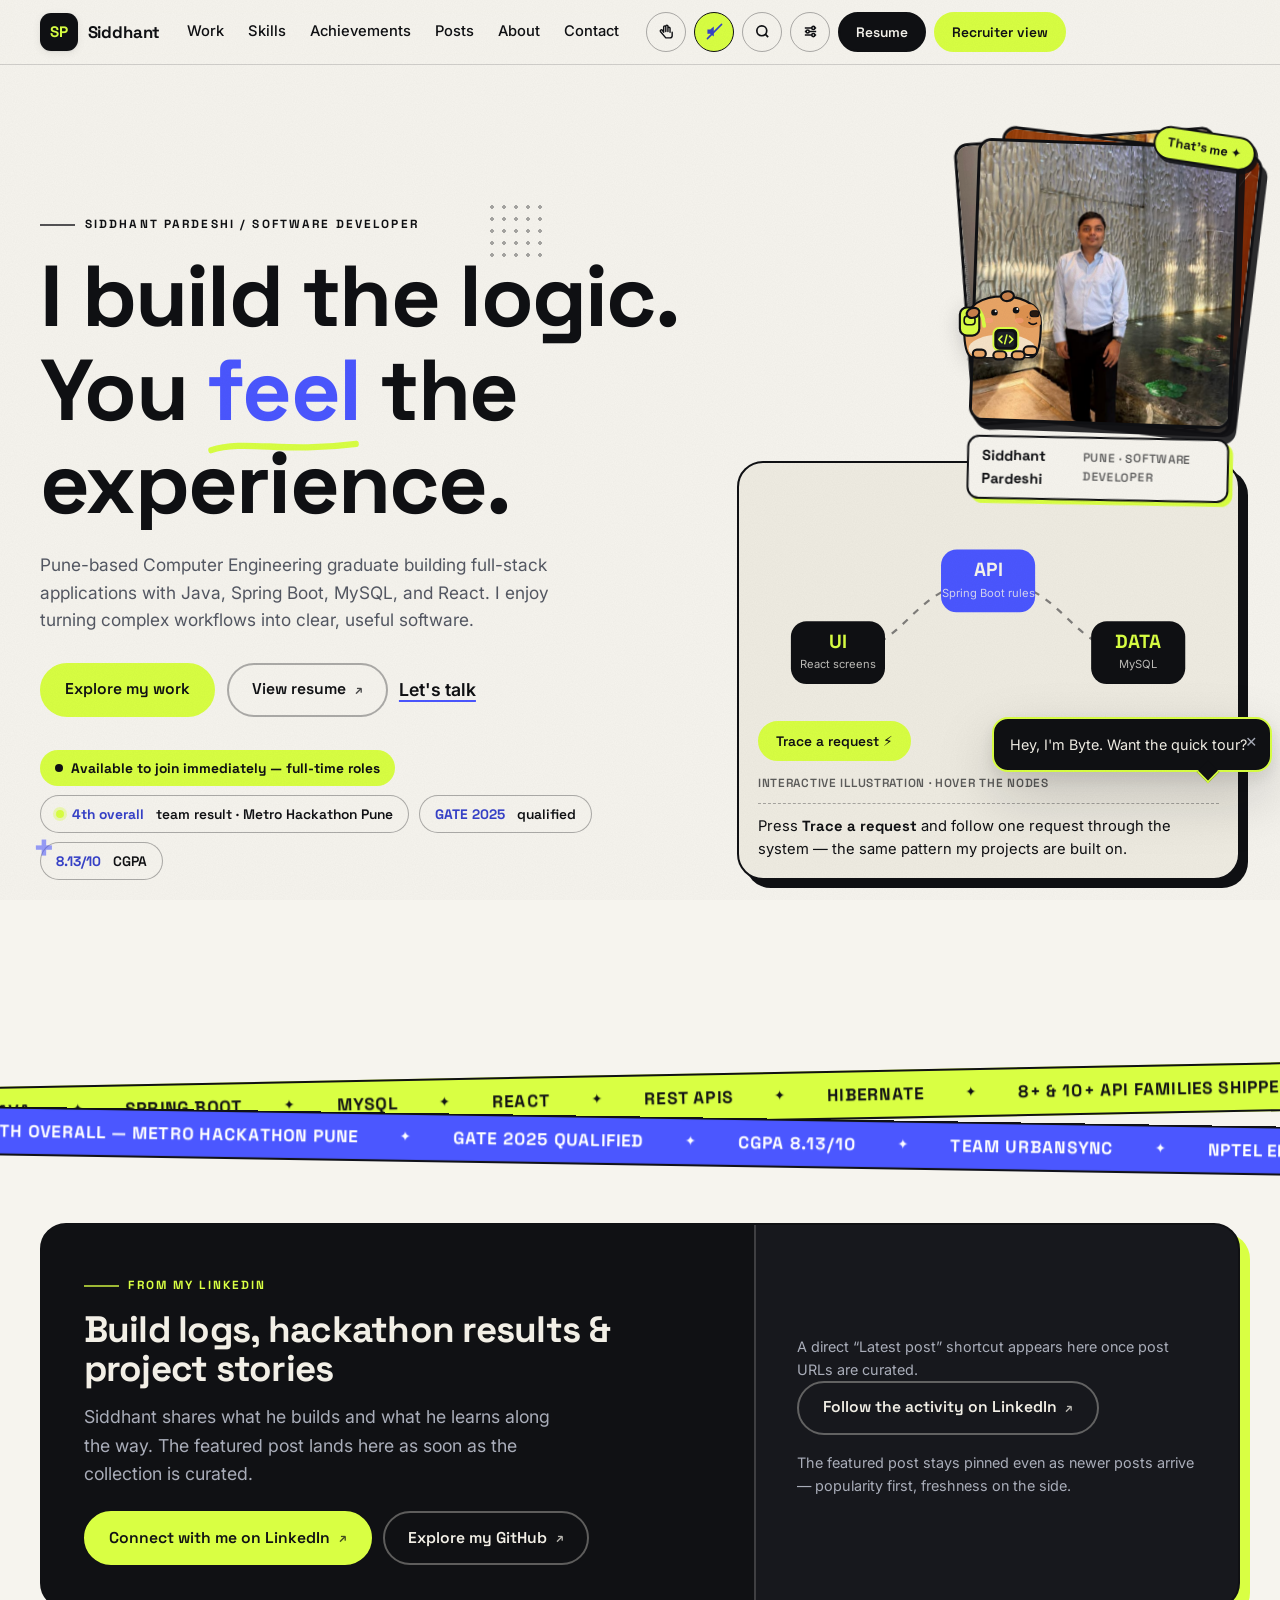
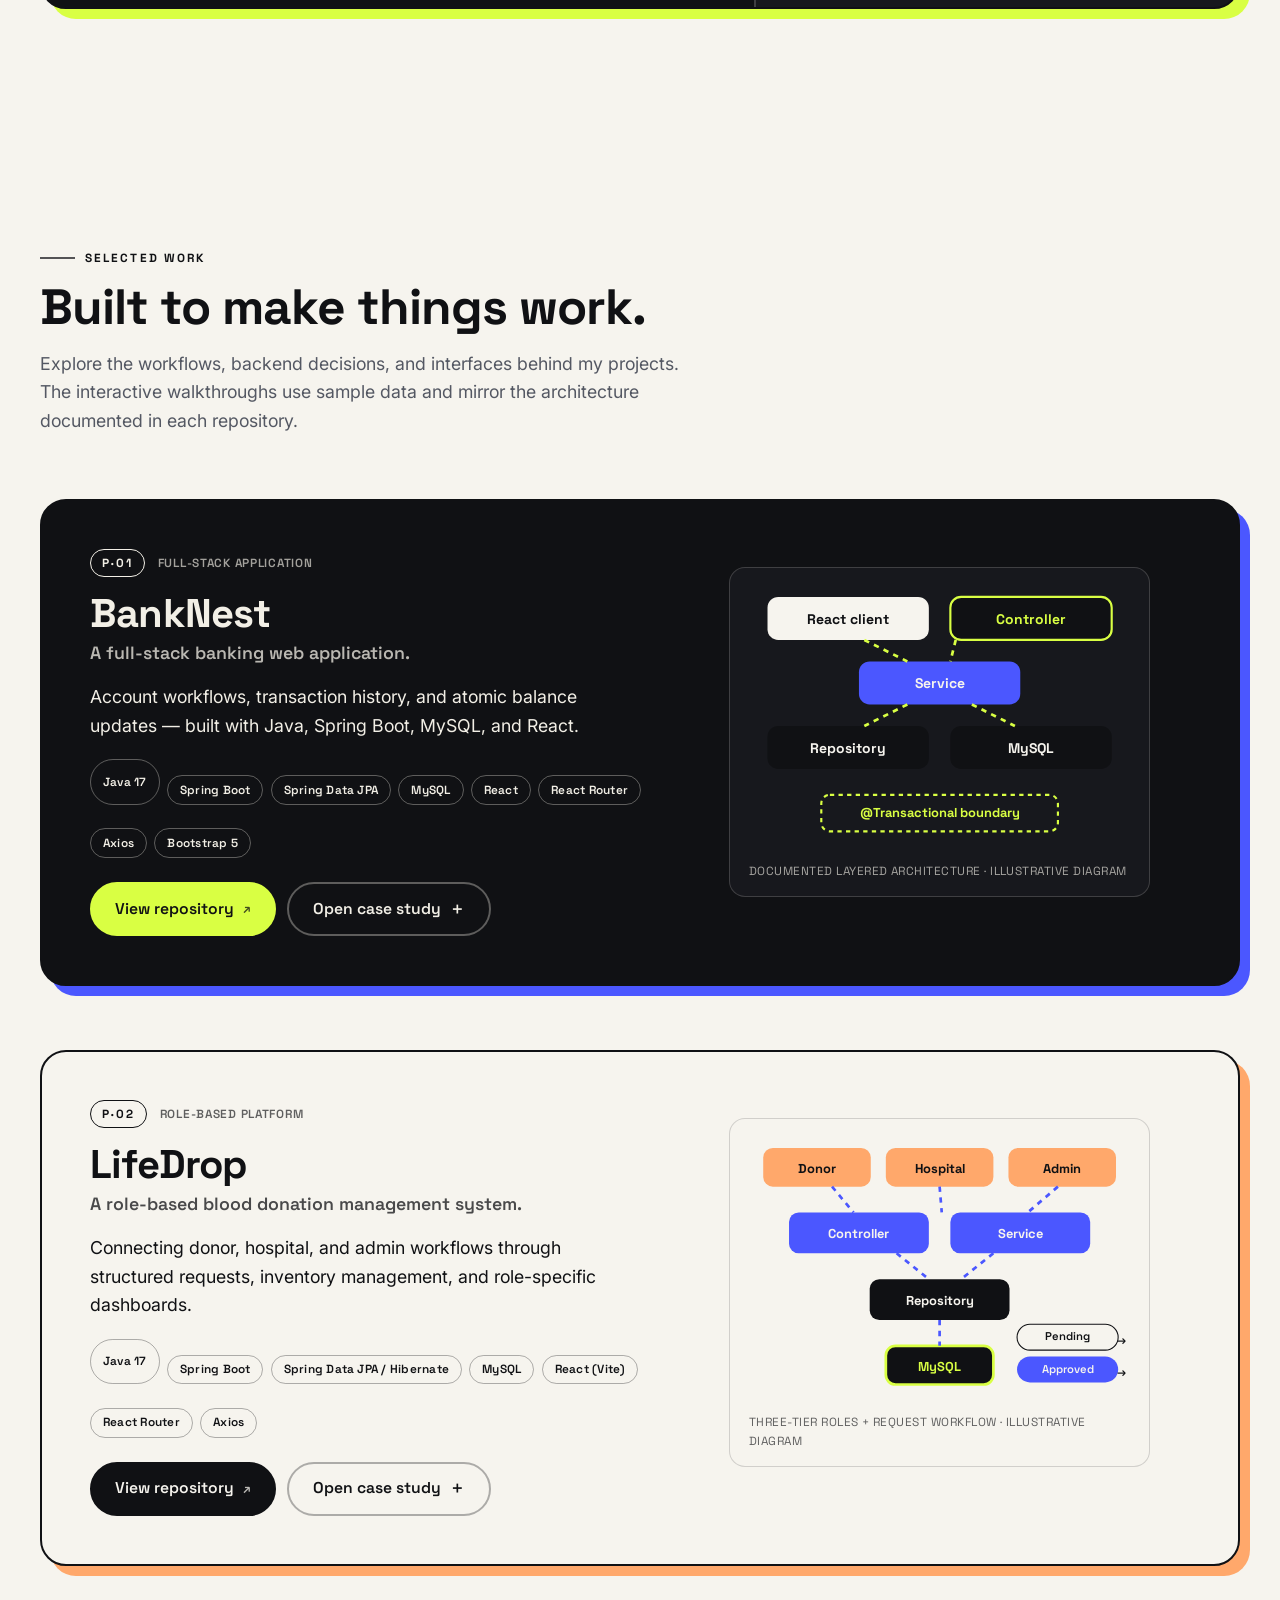
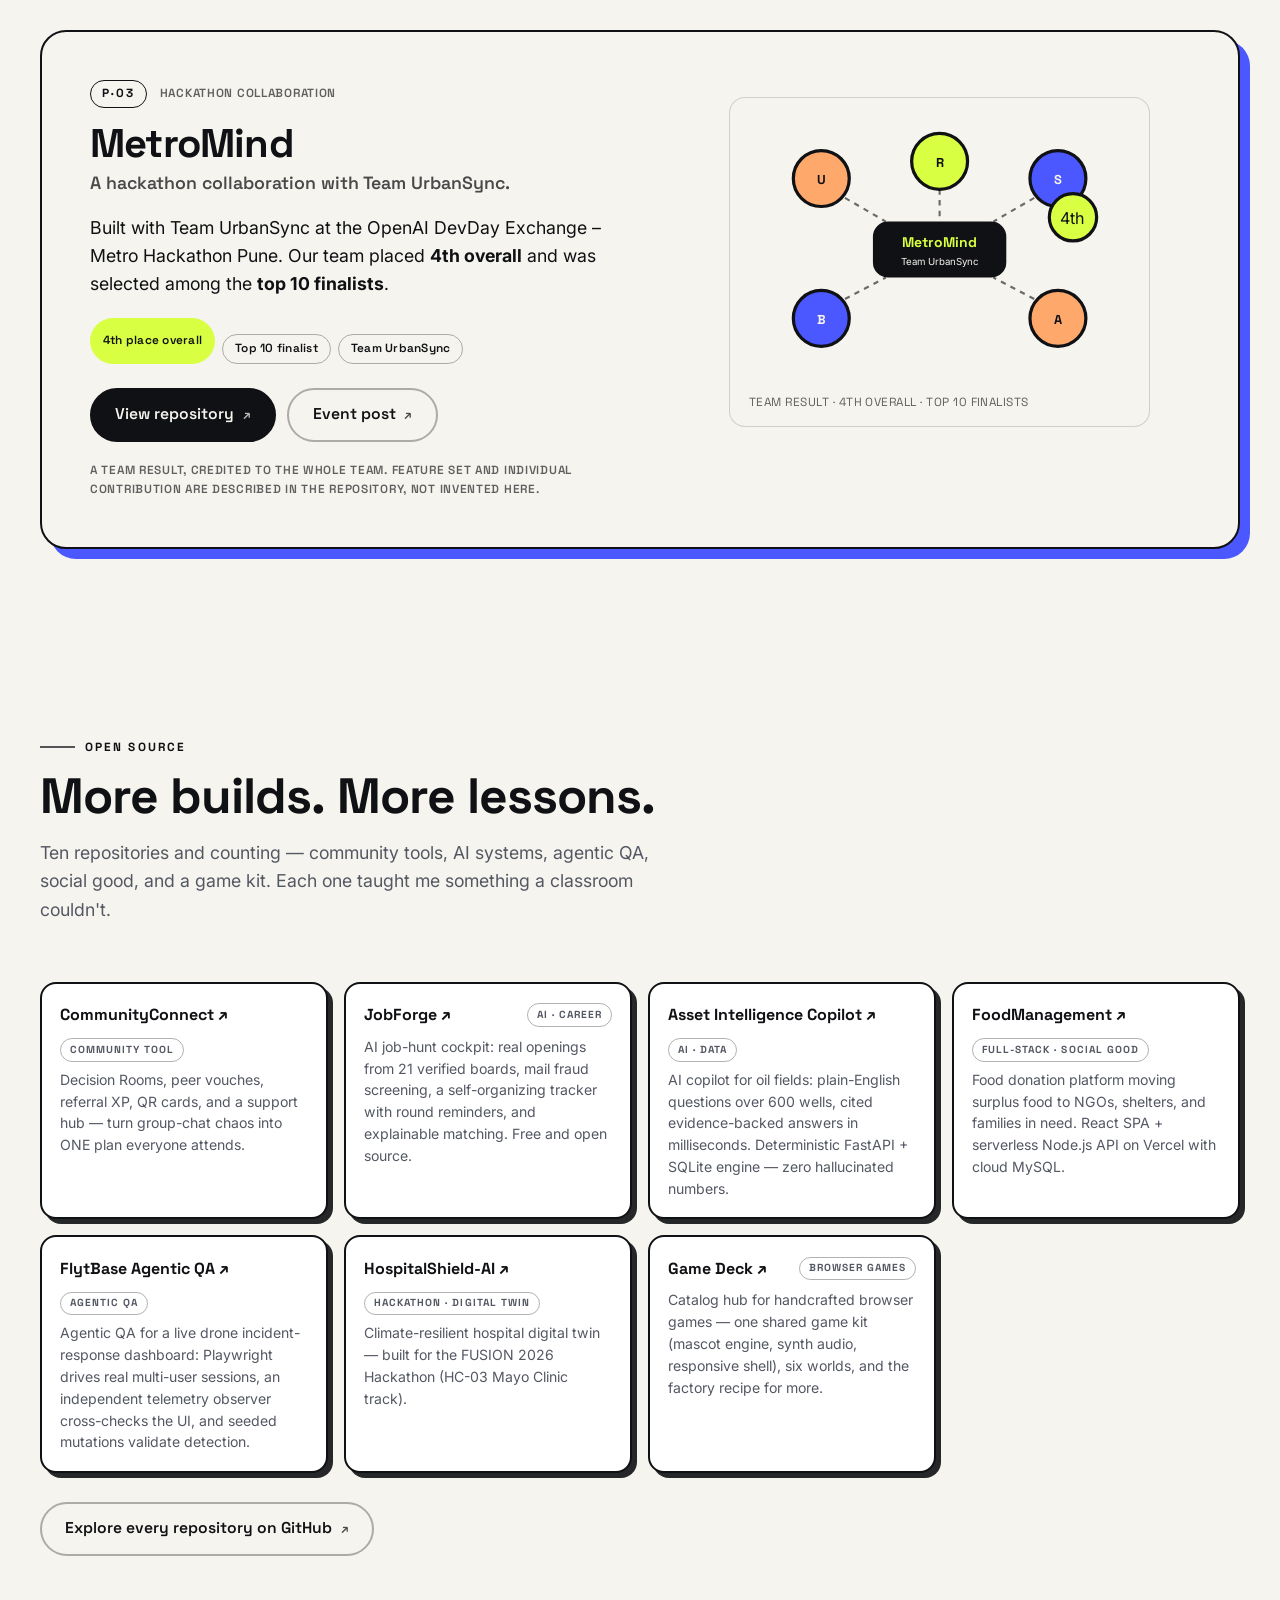
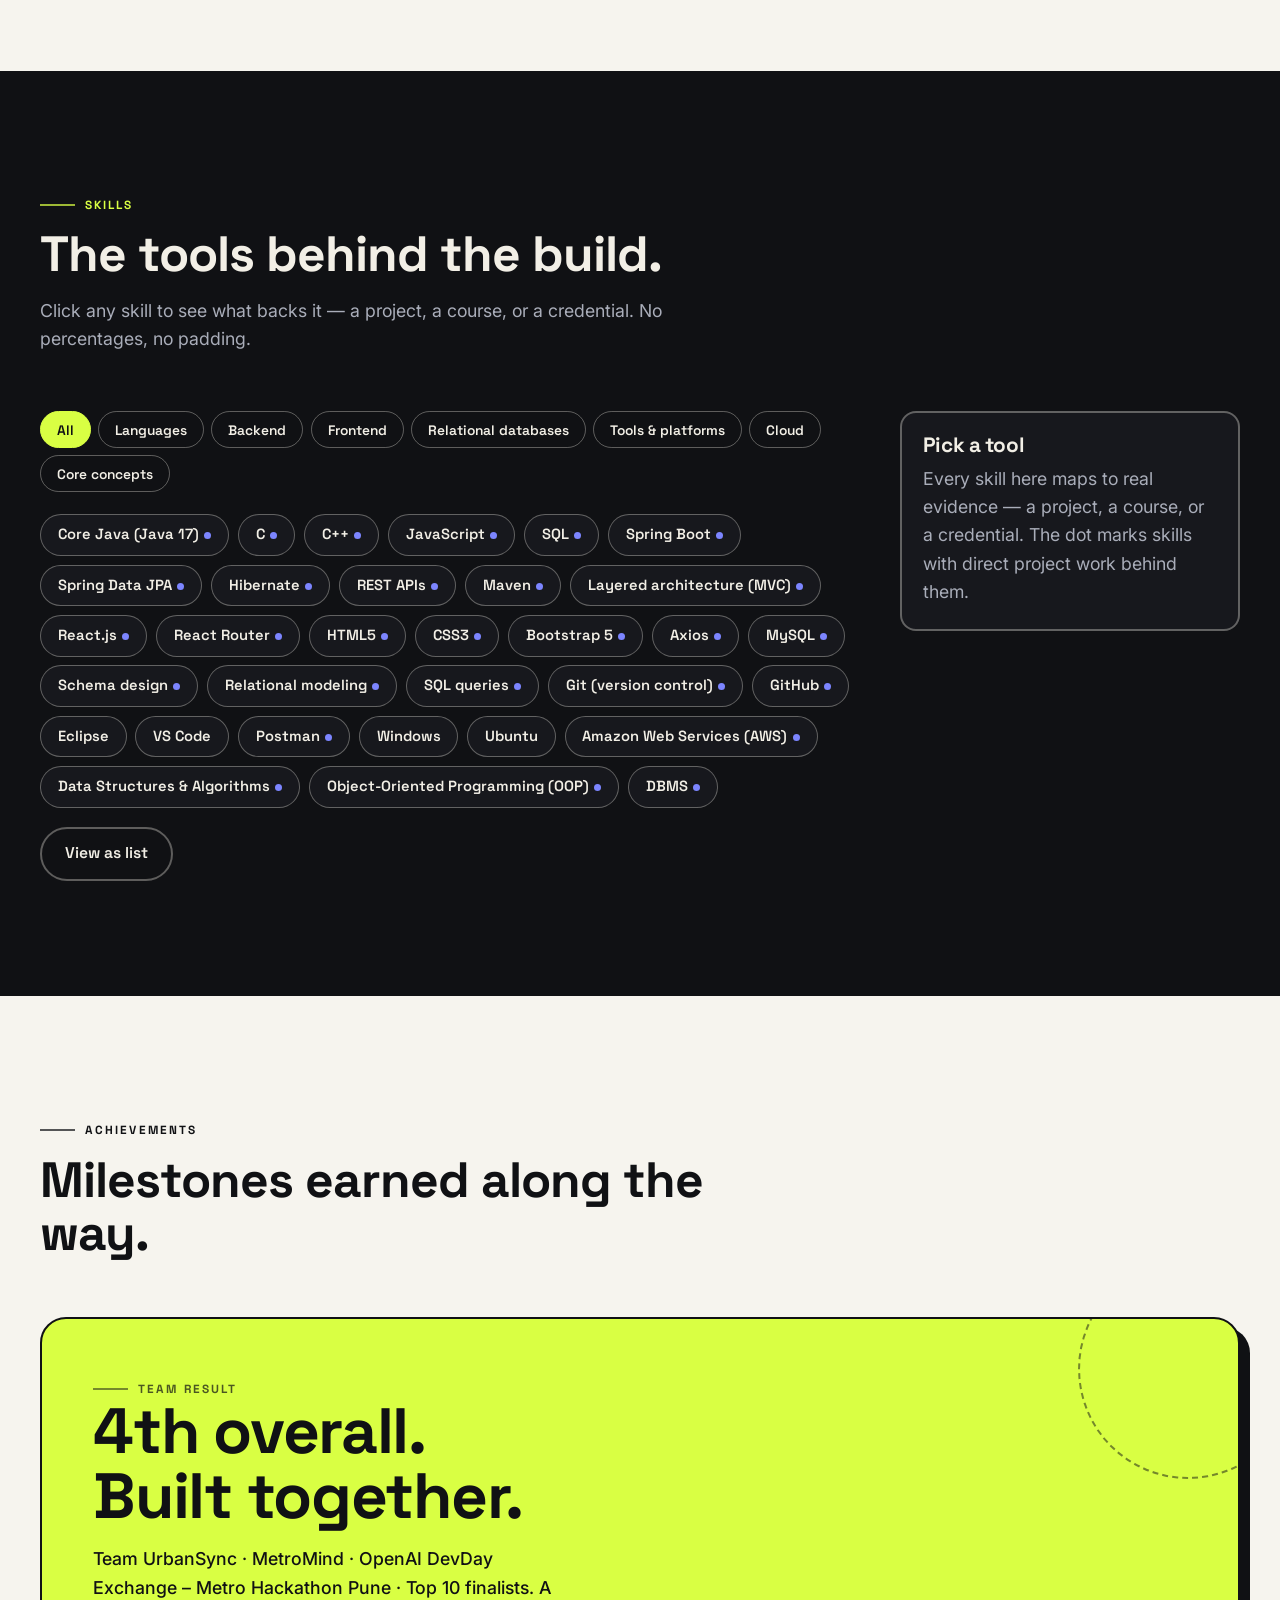
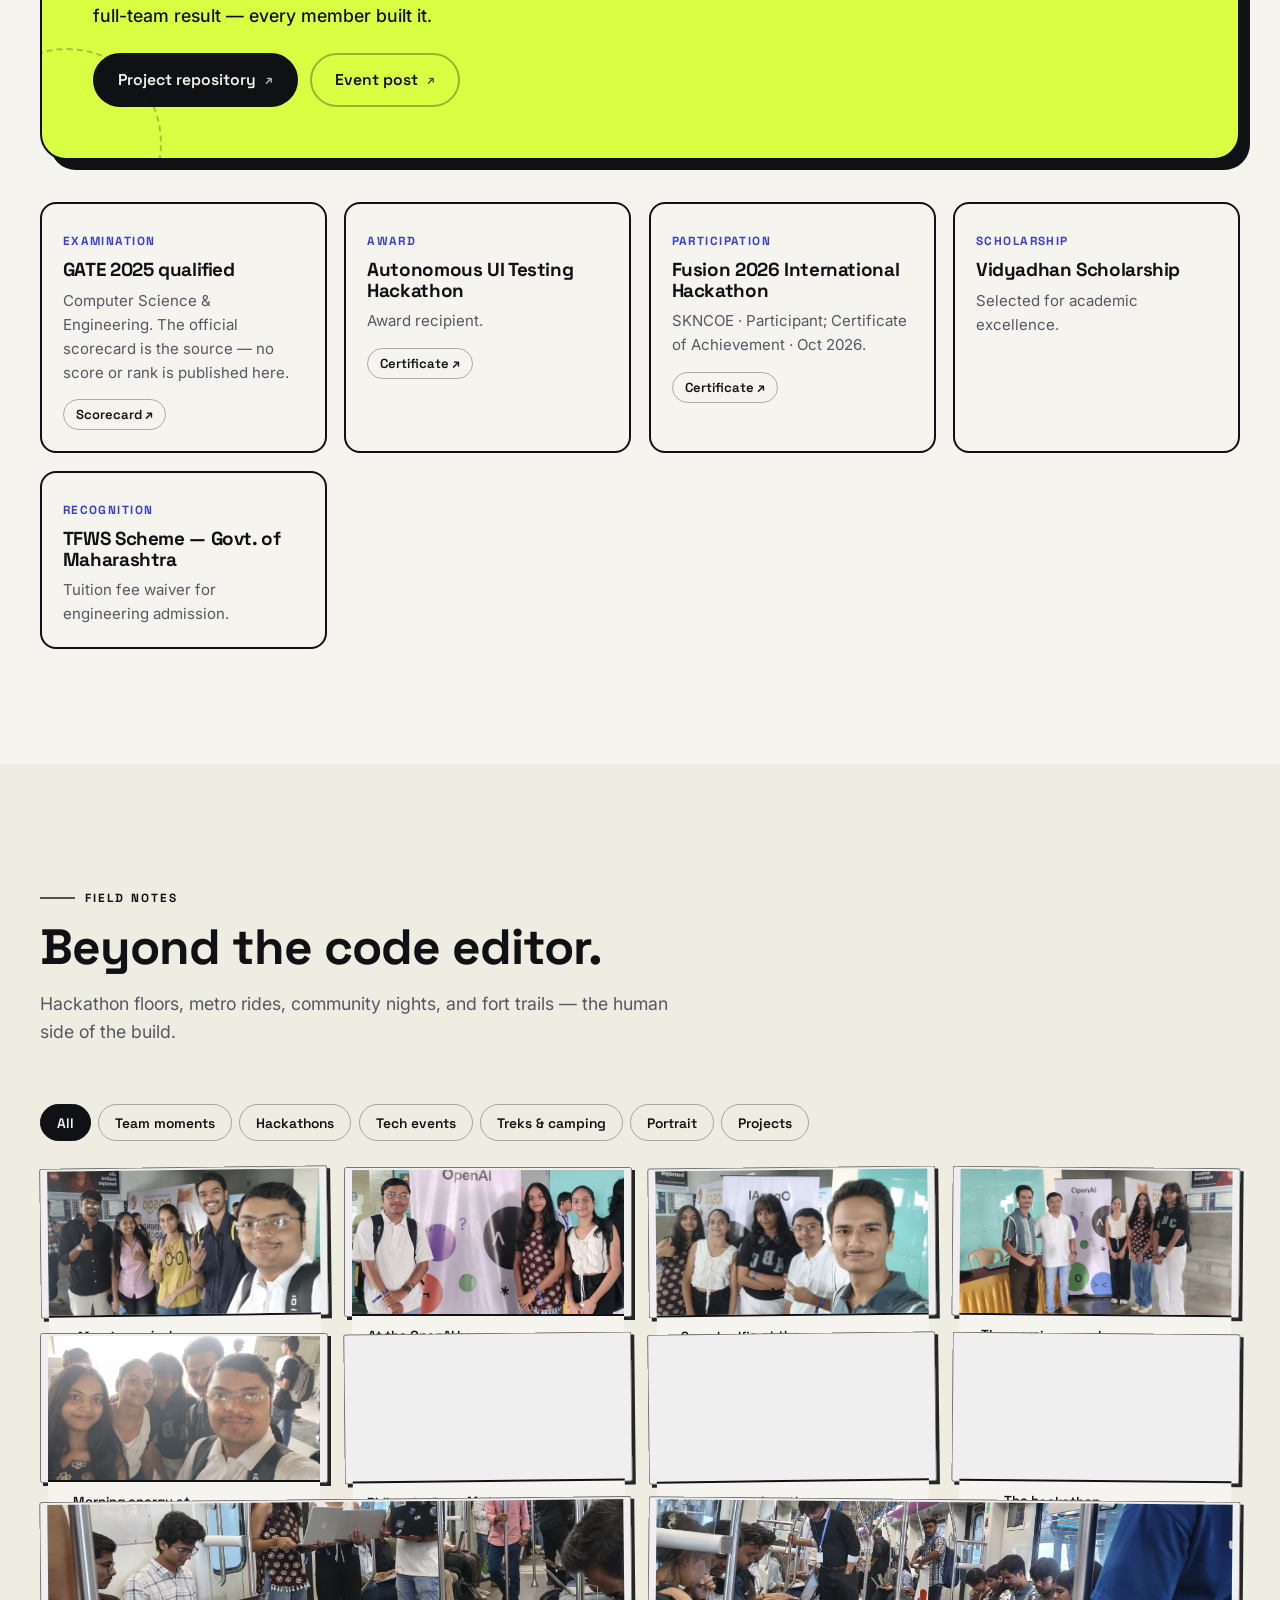
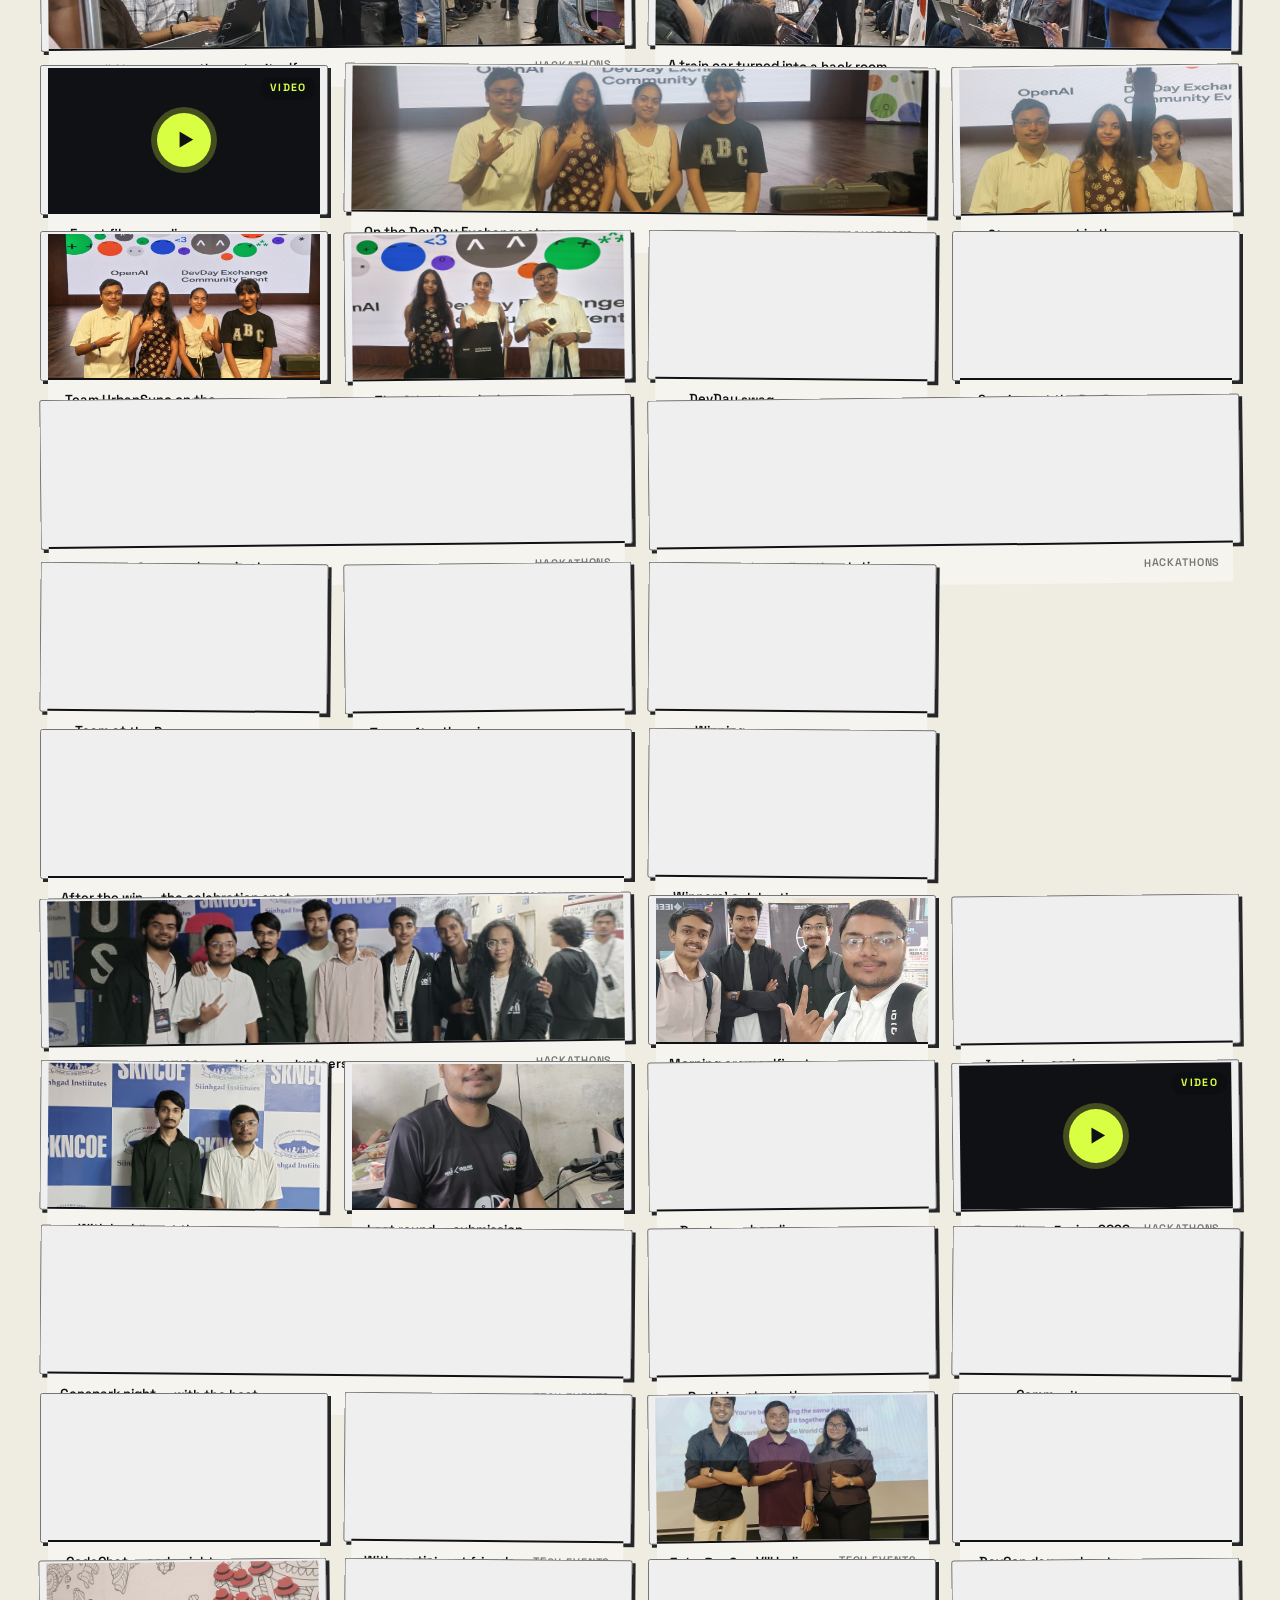
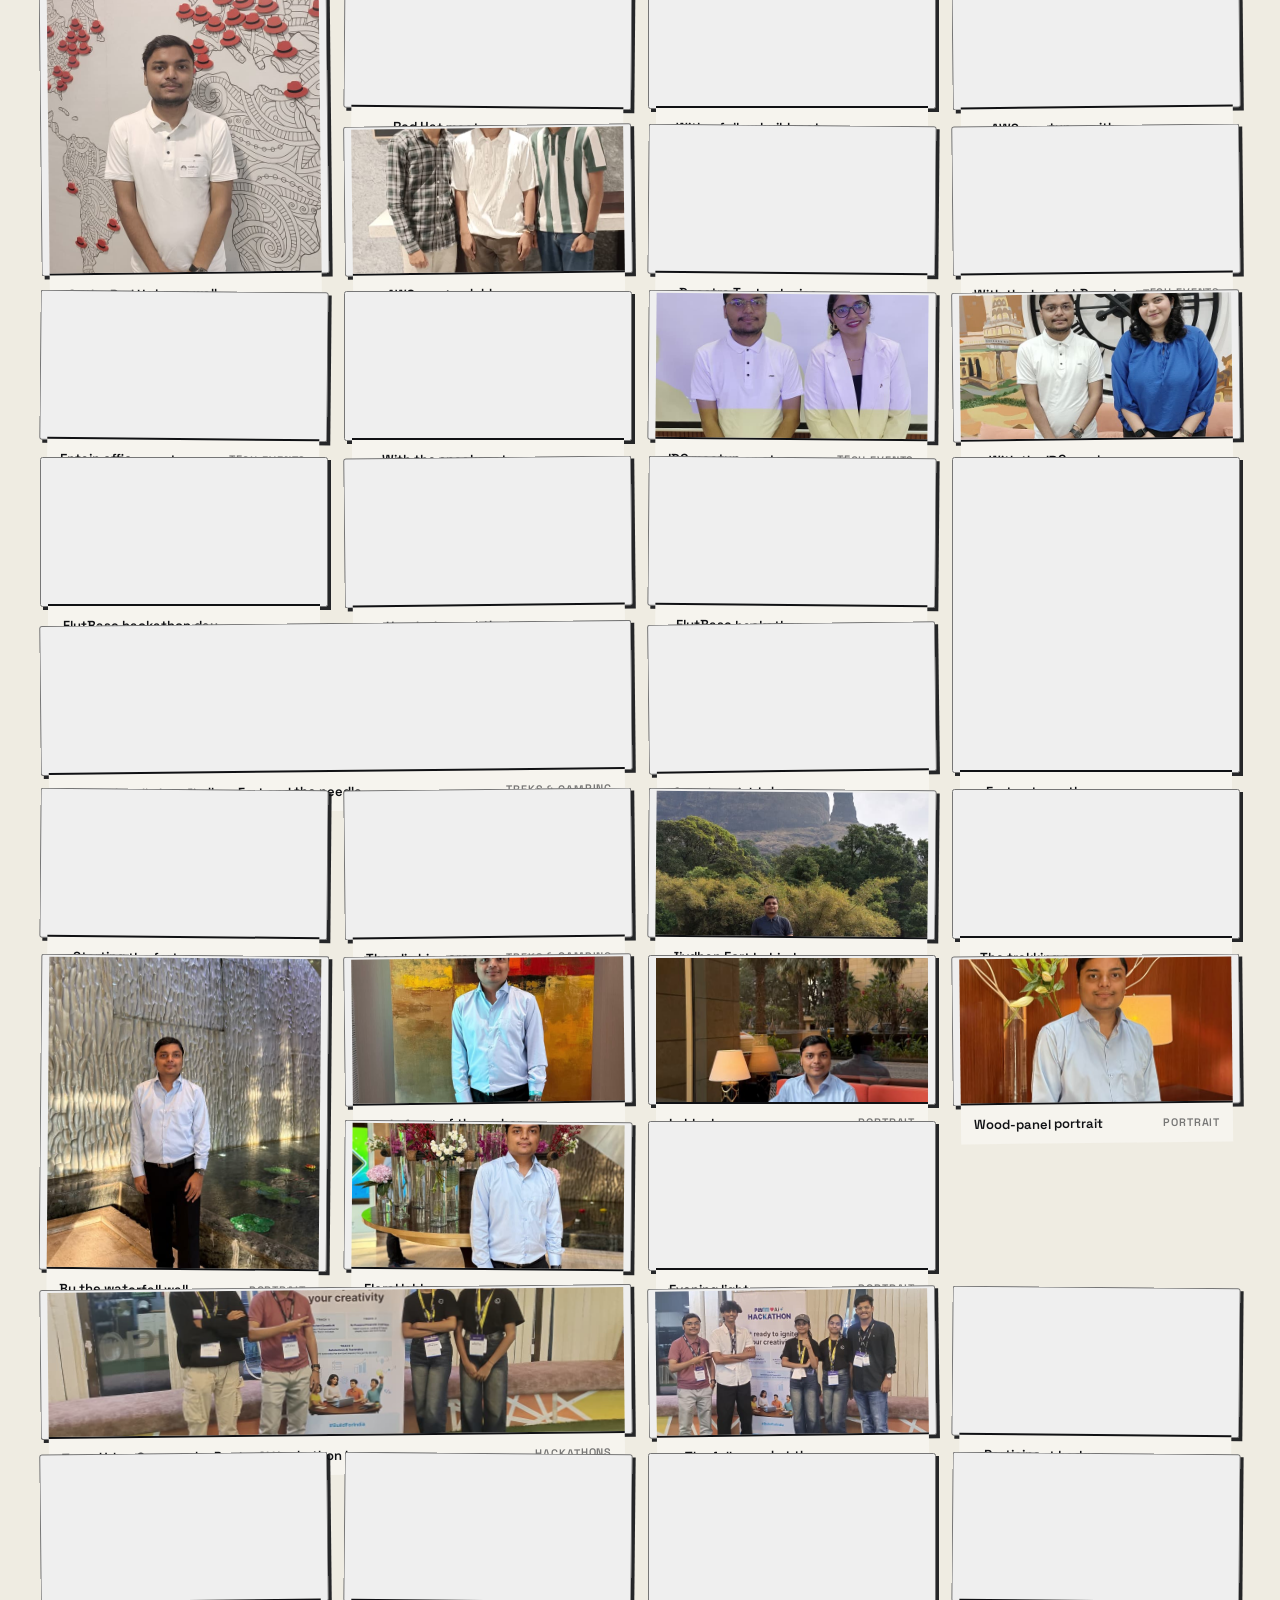
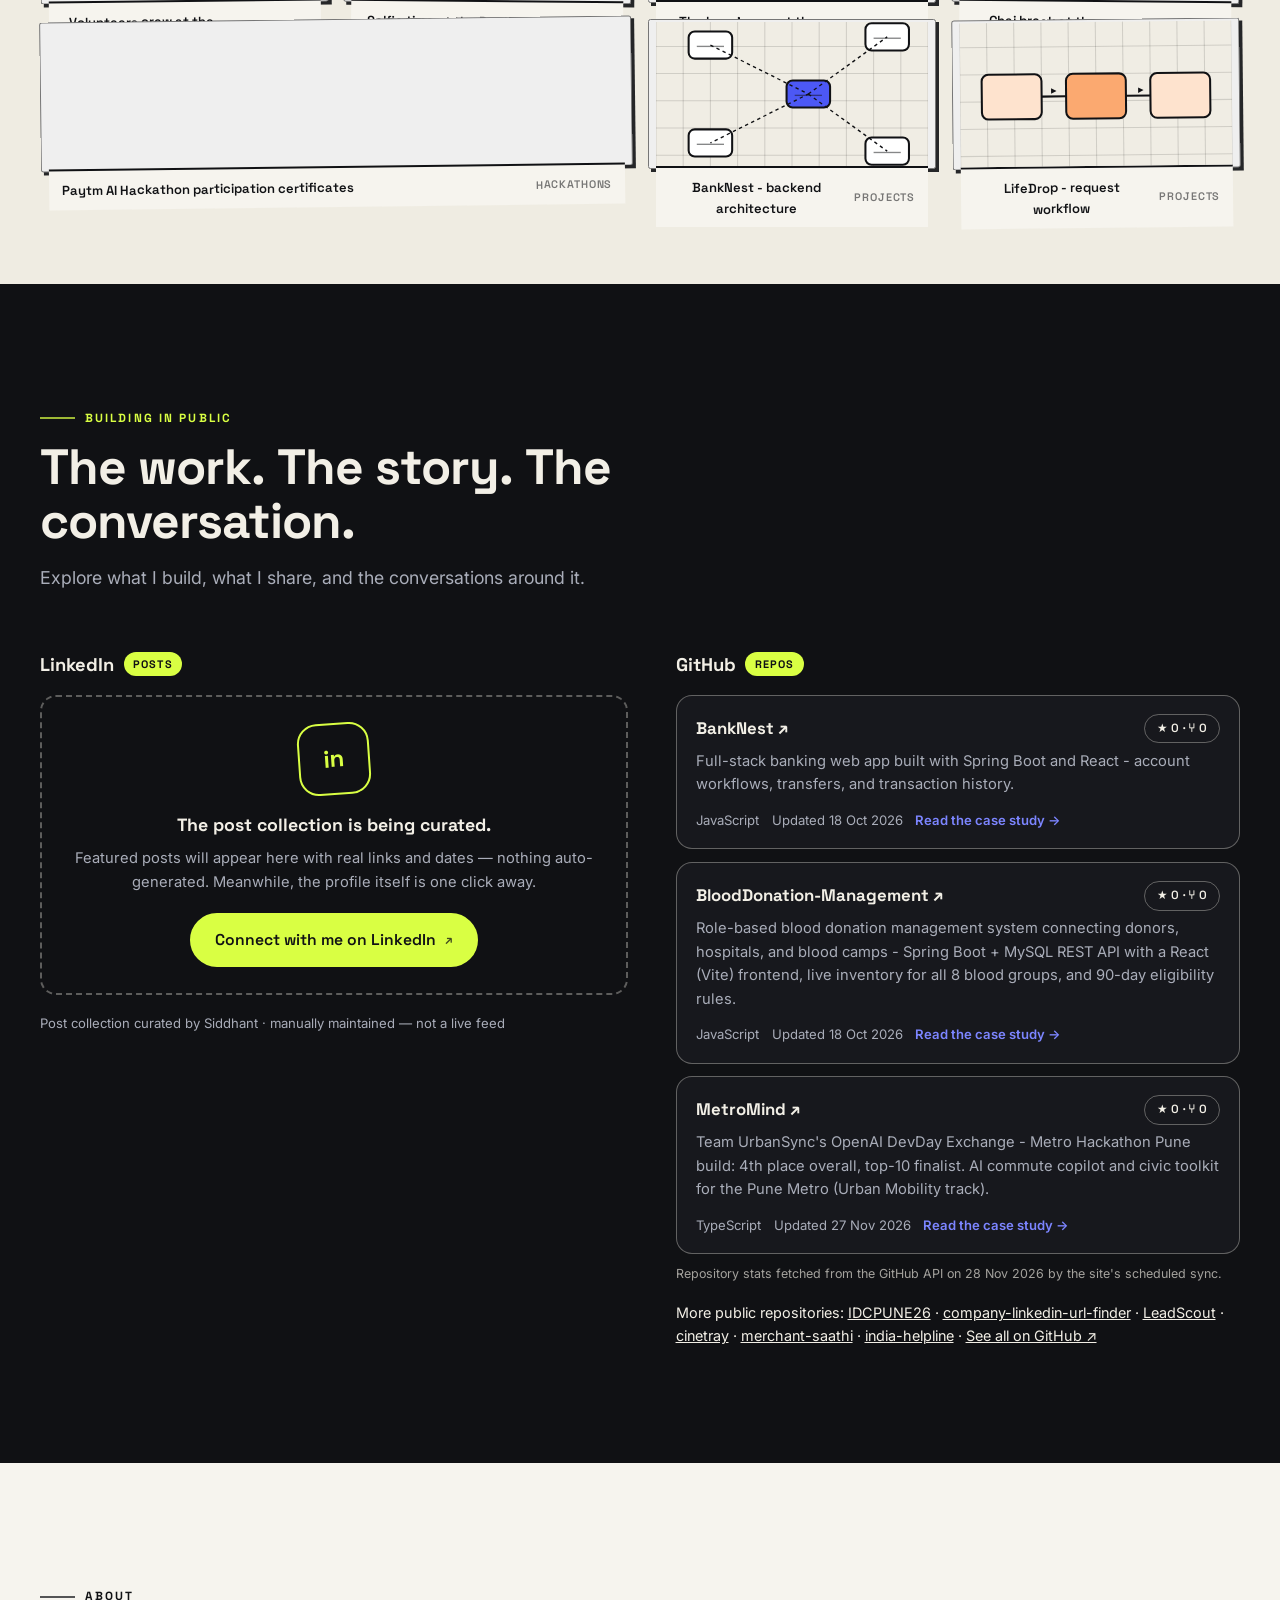
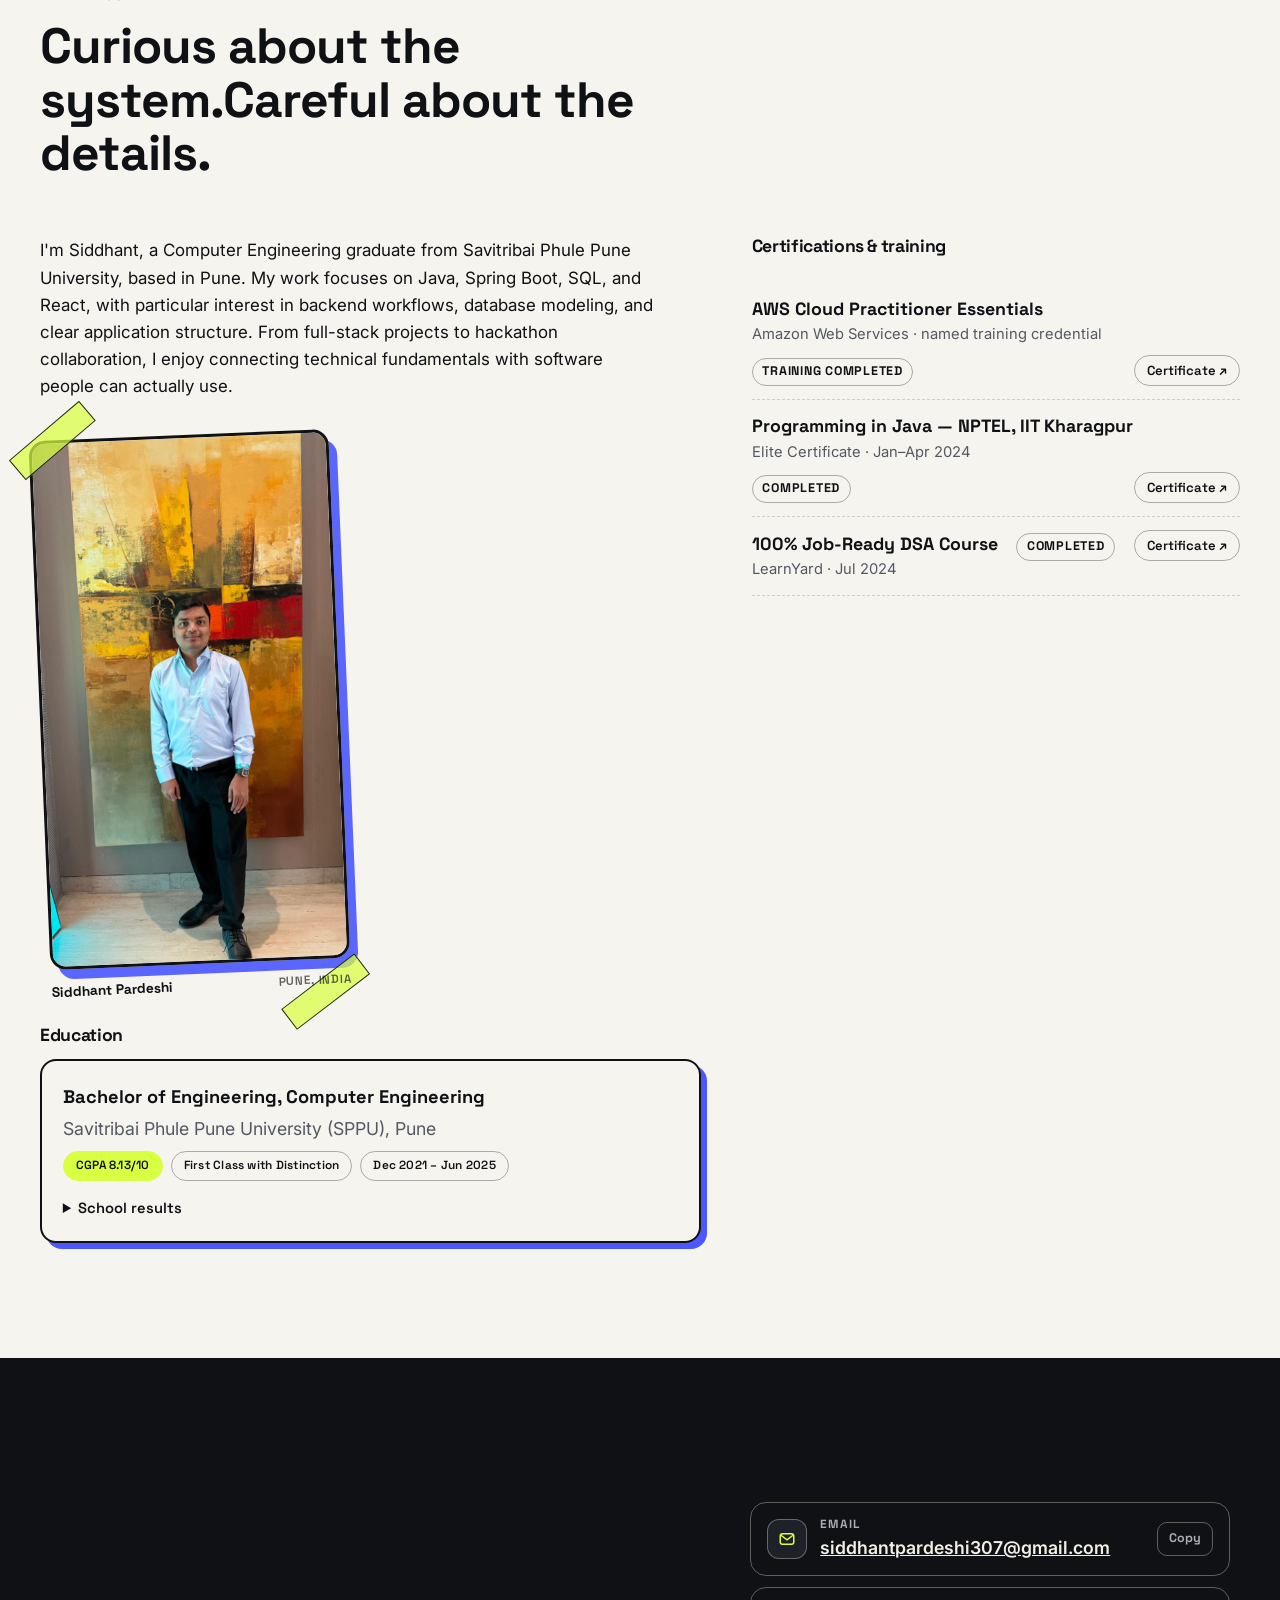
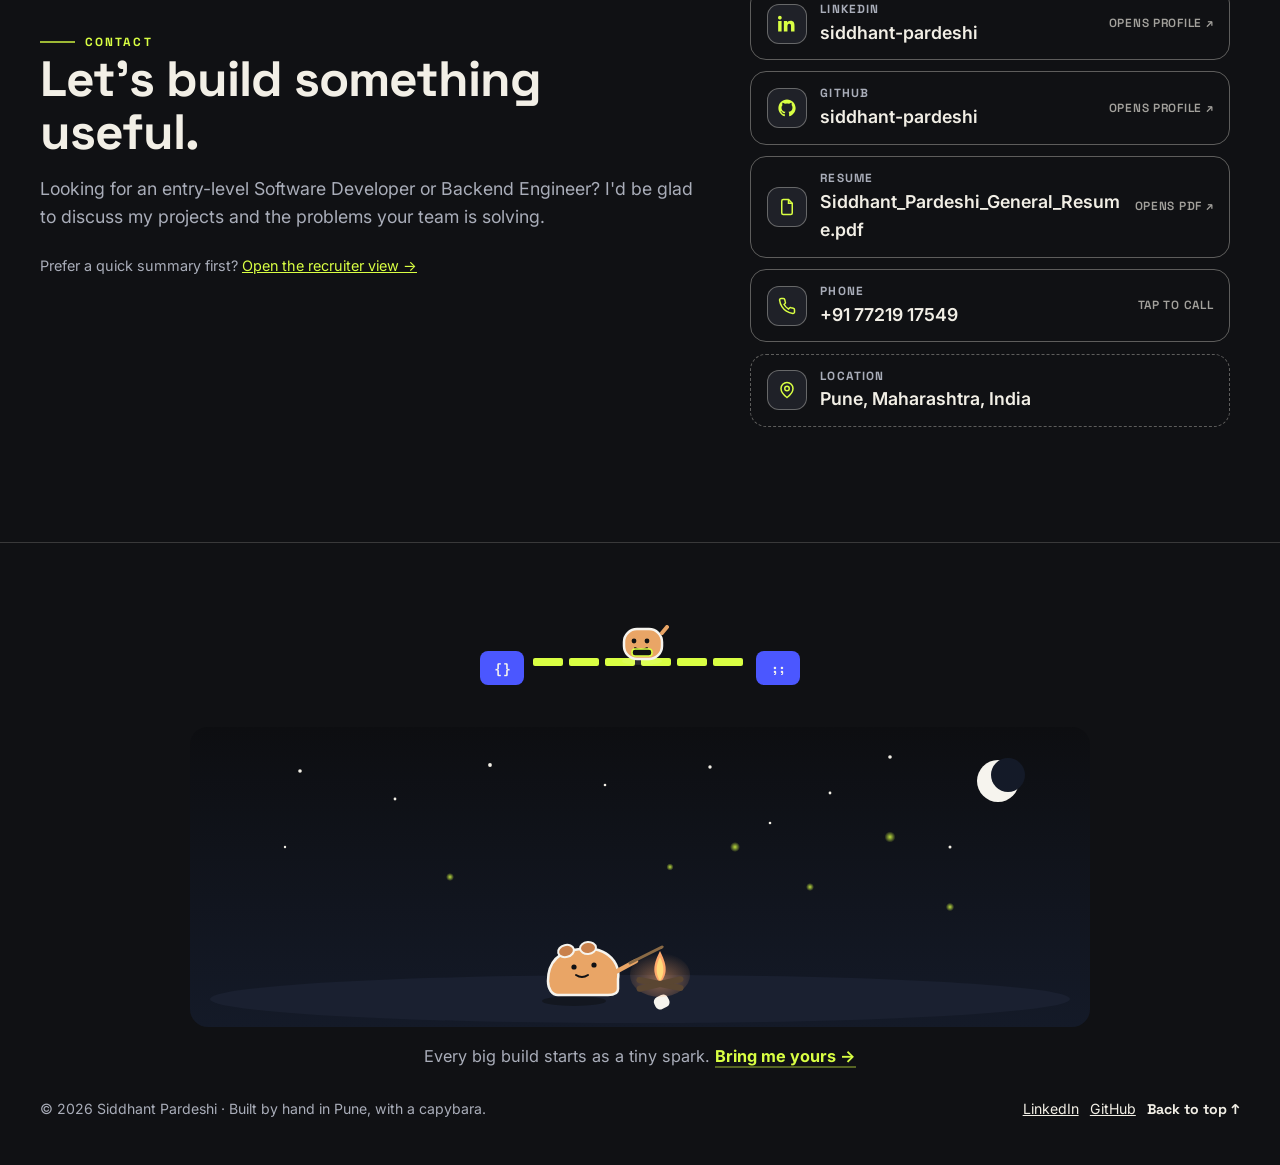
<file: index.html>
<!DOCTYPE html>
<html lang="en" data-motion="full">
<head>
<meta charset="UTF-8">
<meta name="viewport" content="width=device-width, initial-scale=1.0">
<title>Siddhant Pardeshi | Java &amp; Spring Boot Developer</title>
<meta name="description" content="Siddhant Pardeshi — Pune-based Software Developer. Full-stack Java (Spring Boot, MySQL, React) with playable project walkthroughs, a 15-emotion capybara guide, hand-tracked particles and a synthesized soundtrack. GATE 2025 qualified, CGPA 8.13/10, 4th overall — Metro Hackathon Pune.">
<meta property="og:title" content="Siddhant Pardeshi — The Builder's Playground | Java & Spring Boot Developer">
<meta property="og:description" content="A living portfolio: run an atomic bank transfer and watch it roll back, control particles with your hand, and get guided by Byte — a draggable capybara with 15 emotions, footsteps, and a synthesized soundtrack. Full-stack Java, Spring Boot, MySQL, React — 77/77 tested.">
<meta property="og:type" content="website">
<meta property="og:url" content="https://siddhant-pardeshi.github.io/">
<meta property="og:image" content="https://siddhant-pardeshi.github.io/assets/og-image.png">
<link rel="canonical" href="https://siddhant-pardeshi.github.io/">
<meta name="theme-color" content="#101114">
<link rel="icon" type="image/svg+xml" href="assets/favicon.svg">
<link rel="preconnect" href="https://fonts.googleapis.com">
<link rel="preconnect" href="https://fonts.gstatic.com" crossorigin>
<link href="https://fonts.googleapis.com/css2?family=Space+Grotesk:wght@500;700&family=Inter:wght@400;600&display=swap" rel="stylesheet">
<link rel="stylesheet" href="css/tokens.css?v=17">
<link rel="stylesheet" href="css/base.css?v=17">
<link rel="stylesheet" href="css/main.css?v=17">
<link rel="stylesheet" href="css/byte.css?v=17">
<link rel="stylesheet" href="css/handfx.css?v=17">
<link rel="stylesheet" href="css/print.css?v=17">
<script type="application/ld+json">
{
  "@context": "https://schema.org",
  "@type": "Person",
  "name": "Siddhant Pardeshi",
  "jobTitle": "Software Developer",
  "description": "Entry-level Computer Engineering graduate focused on Java, Spring Boot, SQL and React.",
  "email": "mailto:siddhantpardeshi307@gmail.com",
  "telephone": "+91 77219 17549",
  "address": { "@type": "PostalAddress", "addressLocality": "Pune", "addressRegion": "Maharashtra", "addressCountry": "IN" },
  "alumniOf": { "@type": "CollegeOrUniversity", "name": "Savitribai Phule Pune University" },
  "url": "https://github.com/siddhant-pardeshi",
  "sameAs": [
    "https://www.linkedin.com/in/siddhant-pardeshi-53788221a",
    "https://github.com/siddhant-pardeshi"
  ],
  "knowsAbout": ["Java", "Spring Boot", "MySQL", "React", "REST APIs", "SQL", "AWS"]
}
</script>
</head>
<body>
<a class="skip-link" href="#main">Skip to content</a>

<!-- ================= NAVIGATION ================= -->
<header class="site-nav">
  <div class="container site-nav__inner">
    <a class="brand" href="#top" aria-label="Siddhant Pardeshi — back to top">
      <span class="brand__mono" aria-hidden="true">SP</span>
      <span>Siddhant<span class="visually-hidden"> Pardeshi</span></span>
    </a>
    <nav aria-label="Primary">
      <ul class="site-nav__links">
        <li><a href="#work">Work</a></li>
        <li><a href="#skills">Skills</a></li>
        <li><a href="#achievements">Achievements</a></li>
        <li><a href="#posts">Posts</a></li>
        <li><a href="#about">About</a></li>
        <li><a href="#contact">Contact</a></li>
      </ul>
    </nav>
    <div class="site-nav__actions">
      <button class="nav-icon-btn" type="button" data-handfx-open aria-label="Open the hand-controlled particle lab" title="Hand particle lab">
        <svg width="17" height="17" viewBox="0 0 24 24" fill="none" stroke="currentColor" stroke-width="2" stroke-linecap="round" stroke-linejoin="round" aria-hidden="true">
          <path d="M8 13V5.5a1.5 1.5 0 0 1 3 0V12m0-6.5v-1a1.5 1.5 0 0 1 3 0V12m0-6v1.5a1.5 1.5 0 0 1 3 0V13m-9 0-1.9-2.7a1.6 1.6 0 0 0-2.7 1.7L11 21h6a3 3 0 0 0 3-3v-5"/>
        </svg>
      </button>
      <button class="nav-icon-btn snd-quick" type="button" data-sound-quick aria-pressed="false" aria-label="Toggle sound effects" title="Toggle sound effects">
        <svg width="17" height="17" viewBox="0 0 24 24" fill="none" stroke="currentColor" stroke-width="2.2" stroke-linecap="round" stroke-linejoin="round" aria-hidden="true">
          <path d="M11 5 6 9H2v6h4l5 4V5z" fill="currentColor" stroke="none"/>
          <path class="snd-waves" d="M15.5 8.5a5 5 0 0 1 0 7M18.5 5.5a9 9 0 0 1 0 13"/>
          <path class="snd-slash" d="M22 2 2 22"/>
        </svg>
      </button>
      <button class="nav-icon-btn" type="button" data-open-palette aria-label="Search and navigate (Ctrl+K)">
        <svg width="17" height="17" viewBox="0 0 24 24" fill="none" stroke="currentColor" stroke-width="2.4" aria-hidden="true"><circle cx="11" cy="11" r="7"/><path d="m20 20-3.8-3.8"/></svg>
      </button>
      <button class="nav-icon-btn" type="button" data-open-settings aria-label="Experience settings: motion and sound">
        <svg width="17" height="17" viewBox="0 0 24 24" fill="none" stroke="currentColor" stroke-width="2.2" aria-hidden="true"><path d="M4 7h10m4 0h2M4 12h2m4 0h10M4 17h10m4 0h2"/><circle cx="16" cy="7" r="2.2"/><circle cx="8" cy="12" r="2.2"/><circle cx="16" cy="17" r="2.2"/></svg>
      </button>
      <a class="btn btn--small btn--resume" href="assets/resume/Siddhant_Pardeshi_General_Resume.pdf" target="_blank" rel="noopener">Resume</a>
      <a class="btn btn--small btn--lime" href="recruiter.html">Recruiter view</a>
      <button class="nav-icon-btn nav-toggle" type="button" aria-label="Open menu" aria-haspopup="dialog">
        <svg width="18" height="18" viewBox="0 0 24 24" fill="none" stroke="currentColor" stroke-width="2.4" aria-hidden="true"><path d="M4 7h16M4 12h16M4 17h16"/></svg>
      </button>
    </div>
  </div>
  <div class="nav-progress" aria-hidden="true"></div>
</header>

<dialog class="mobile-menu" id="mobile-menu" aria-label="Menu">
  <div class="mobile-menu__inner">
    <button class="nav-icon-btn" type="button" data-close-menu aria-label="Close menu" style="justify-self:end">✕</button>
    <a href="#work">Work <span aria-hidden="true">→</span></a>
    <a href="#skills">Skills <span aria-hidden="true">→</span></a>
    <a href="#achievements">Achievements <span aria-hidden="true">→</span></a>
    <a href="#gallery">Gallery <span aria-hidden="true">→</span></a>
    <a href="#posts">Posts <span aria-hidden="true">→</span></a>
    <a href="#about">About <span aria-hidden="true">→</span></a>
    <a href="#contact">Contact <span aria-hidden="true">→</span></a>
    <div class="mobile-menu__foot">
      <a class="btn btn--small" href="assets/resume/Siddhant_Pardeshi_General_Resume.pdf" target="_blank" rel="noopener">Resume</a>
      <a class="btn btn--small btn--lime" href="recruiter.html">Recruiter view</a>
      <button class="btn btn--small btn--ghost" type="button" data-sound-quick data-sound-label>Sound: off 🔇</button>
      <button class="btn btn--small btn--ghost" type="button" data-open-settings>Settings</button>
      <a class="btn btn--small btn--ghost" href="https://www.linkedin.com/in/siddhant-pardeshi-53788221a" target="_blank" rel="noopener">LinkedIn ↗</a>
      <a class="btn btn--small btn--ghost" href="https://github.com/siddhant-pardeshi" target="_blank" rel="noopener">GitHub ↗</a>
    </div>
  </div>
</dialog>

<main id="main">

<!-- ================= HERO ================= -->
<section class="hero" id="top" aria-label="Introduction">
  <div class="hero-floater hero-floater--ring" aria-hidden="true"></div>
  <div class="hero-floater hero-floater--plus" aria-hidden="true">+</div>
  <div class="hero-floater hero-floater--grid" aria-hidden="true"></div>
  <div class="hero-floater hero-floater--square" aria-hidden="true"></div>
  <div class="container hero__grid">
    <div>
      <p class="eyebrow">Siddhant Pardeshi / Software Developer</p>
      <h1 class="hero__title">
        <span class="line"><span style="--d:80ms">I build the logic.</span></span>
        <span class="line"><span style="--d:200ms">You <span class="accent">feel<svg viewBox="0 0 120 12" preserveAspectRatio="none" aria-hidden="true"><path d="M3 9 C 30 2, 60 11, 117 5" fill="none" stroke="currentColor" stroke-width="4" stroke-linecap="round"/></svg></span> the experience.</span></span>
      </h1>
      <p class="hero__lede muted">Pune-based Computer Engineering graduate building full-stack applications with Java, Spring Boot, MySQL, and React. I enjoy turning complex workflows into clear, useful software.</p>
      <div class="hero__ctas">
        <a class="btn btn--lime" href="#work">Explore my work</a>
        <a class="btn btn--ghost" href="assets/resume/Siddhant_Pardeshi_General_Resume.pdf" target="_blank" rel="noopener">View resume <span class="ext">↗</span></a>
        <a class="hero__textlink" href="#contact">Let's talk</a>
      </div>
      <div class="proof" aria-label="Quick proof points">
        <span class="availability" data-availability></span>
        <span class="proof__item"><span class="dot" aria-hidden="true"></span><strong>4th overall</strong>&nbsp;team result · Metro Hackathon Pune</span>
        <span class="proof__item"><strong>GATE 2025</strong>&nbsp;qualified</span>
        <span class="proof__item"><strong><span data-count="8.13" data-decimals="2">8.13</span>/10</strong>&nbsp;CGPA</span>
      </div>
    </div>

    <div class="hero__scene">
      <button class="hero-polaroid" type="button" data-open-photo="p-02" aria-label="That's Siddhant — open the photo viewer">
        <span class="hp-stack" aria-hidden="false">
          <span class="hp-layer hp-back2" aria-hidden="true"><img src="assets/portrait/formal-03-art-wall.jpg" alt="" loading="eager" decoding="async"></span>
          <span class="hp-layer hp-back" aria-hidden="true"><img src="assets/portrait/formal-04-wood-panel.jpg" alt="" loading="eager" decoding="async"></span>
          <span class="hp-layer hp-front"><img src="assets/portrait/formal-02-waterfall-wall.jpg" alt="Siddhant Pardeshi in formal attire, standing by a textured waterfall wall" loading="eager" decoding="async"></span>
        </span>
        <span class="hp-caption" aria-hidden="true"><strong>Siddhant Pardeshi</strong><span class="tag-note">Pune · Software Developer</span></span>
        <span class="hp-sticker" aria-hidden="true">That's me ✦</span>
      </button>
      <div class="hero__byte" id="hero-byte"></div>
      <div class="scene-card">
        <div class="node-map" id="node-map">
          <svg viewBox="0 0 400 190" aria-hidden="false" role="group" aria-label="A small system diagram: UI node, API node and DATA node connected by a route">
            <path class="trace-path" d="M66,138 C 130,138 130,74 200,74 S 270,138 334,138" fill="none" stroke="currentColor" stroke-width="2" stroke-dasharray="6 7" opacity="0.5"/>
            <g class="node node--ui" tabindex="0" role="img" aria-label="UI node: where the user interacts">
              <rect x="24" y="110" width="84" height="56" rx="14" fill="#101114"/>
              <text x="66" y="134" text-anchor="middle" font-family="Space Grotesk, sans-serif" font-weight="700" font-size="17" fill="#D9FF43">UI</text>
              <text x="66" y="152" text-anchor="middle" font-family="Inter, sans-serif" font-size="10" fill="#F6F4EE" opacity="0.75">React screens</text>
            </g>
            <g class="node node--api" tabindex="0" role="img" aria-label="API node: the rules layer">
              <rect x="158" y="46" width="84" height="56" rx="14" fill="#4B57FF"/>
              <text x="200" y="70" text-anchor="middle" font-family="Space Grotesk, sans-serif" font-weight="700" font-size="17" fill="#F6F4EE">API</text>
              <text x="200" y="88" text-anchor="middle" font-family="Inter, sans-serif" font-size="10" fill="#F6F4EE" opacity="0.8">Spring Boot rules</text>
            </g>
            <g class="node node--data" tabindex="0" role="img" aria-label="DATA node: where the truth lives">
              <rect x="292" y="110" width="84" height="56" rx="14" fill="#101114"/>
              <text x="334" y="134" text-anchor="middle" font-family="Space Grotesk, sans-serif" font-weight="700" font-size="17" fill="#D9FF43">DATA</text>
              <text x="334" y="152" text-anchor="middle" font-family="Inter, sans-serif" font-size="10" fill="#F6F4EE" opacity="0.75">MySQL</text>
            </g>
            <circle class="pulse-dot" r="7" cx="0" cy="0" fill="#D9FF43" stroke="#101114" stroke-width="2.5"/>
          </svg>
        </div>
        <div class="scene-actions">
          <button class="btn btn--small btn--lime" type="button" id="trace-btn">Trace a request ⚡</button>
          <button class="btn btn--small btn--ghost" type="button" data-handfx-open aria-label="Open the hand-tracked particles experience — uses your webcam, processed on-device only">Hand control ✋</button>
          <span class="tag-note">Interactive illustration · hover the nodes</span>
        </div>
        <p class="trace-status" id="trace-status" aria-live="polite">Press <strong>Trace a request</strong> and follow one request through the system — the same pattern my projects are built on.</p>
      </div>
    </div>
  </div>
</section>

<!-- ================= KINETIC TICKER ================= -->
<div class="ticker-zone" aria-hidden="true">
  <div class="ticker ticker--lime">
    <div class="ticker__track">
      <span>Java <b class="star">✦</b> Spring Boot <b class="star">✦</b> MySQL <b class="star">✦</b> React <b class="star">✦</b> REST APIs <b class="star">✦</b> Hibernate <b class="star">✦</b> 8+ &amp; 10+ API families shipped <b class="star">✦</b> @Transactional <b class="star">✦</b></span>
      <span>Java <b class="star">✦</b> Spring Boot <b class="star">✦</b> MySQL <b class="star">✦</b> React <b class="star">✦</b> REST APIs <b class="star">✦</b> Hibernate <b class="star">✦</b> 8+ &amp; 10+ API families shipped <b class="star">✦</b> @Transactional <b class="star">✦</b></span>
    </div>
  </div>
  <div class="ticker ticker--violet">
    <div class="ticker__track">
      <span>4th overall — Metro Hackathon Pune <b class="star">✦</b> GATE 2025 qualified <b class="star">✦</b> CGPA 8.13/10 <b class="star">✦</b> Team UrbanSync <b class="star">✦</b> NPTEL Elite <b class="star">✦</b> AWS trained <b class="star">✦</b></span>
      <span>4th overall — Metro Hackathon Pune <b class="star">✦</b> GATE 2025 qualified <b class="star">✦</b> CGPA 8.13/10 <b class="star">✦</b> Team UrbanSync <b class="star">✦</b> NPTEL Elite <b class="star">✦</b> AWS trained <b class="star">✦</b></span>
    </div>
  </div>
</div>

<!-- ================= LINKEDIN SPOTLIGHT ================= -->
<section class="spotlight" aria-label="From my LinkedIn">
  <div class="container">
    <div class="spotlight__card reveal" id="linkedin-spotlight">
      <div class="spotlight__main">
        <p class="eyebrow spotlight__eyebrow">From my LinkedIn</p>
        <div class="spotlight__slot"></div>
      </div>
      <div class="spotlight__side">
        <div class="spotlight__latest"></div>
        <p class="side-note">The featured post stays pinned even as newer posts arrive — popularity first, freshness on the side.</p>
      </div>
    </div>
  </div>
</section>

<!-- ================= WORK ================= -->
<section class="section" id="work" aria-label="Selected work">
  <div class="container">
    <header class="section-head reveal">
      <p class="eyebrow">Selected work</p>
      <h2>Built to make things work.</h2>
      <p class="lede muted">Explore the workflows, backend decisions, and interfaces behind my projects. The interactive walkthroughs use sample data and mirror the architecture documented in each repository.</p>
    </header>

    <!-- ========== BANKNEST ========== -->
    <article class="project-panel project-panel--ink on-dark reveal" id="banknest">
      <div class="project-panel__inner">
        <div>
          <div class="project-kicker"><span class="num">P·01</span><span class="tag-note">Full-stack application</span></div>
          <h3>BankNest</h3>
          <p class="subtitle">A full-stack banking web application.</p>
          <p class="blurb">Account workflows, transaction history, and atomic balance updates — built with Java, Spring Boot, MySQL, and React.</p>
          <div class="stack" aria-label="Technology stack">
            <span class="chip">Java 17</span><span class="chip">Spring Boot</span><span class="chip">Spring Data JPA</span><span class="chip">MySQL</span><span class="chip">React</span><span class="chip">React Router</span><span class="chip">Axios</span><span class="chip">Bootstrap 5</span>
          </div>
          <div class="actions">
            <a class="btn btn--lime" href="https://github.com/siddhant-pardeshi/BankNest" target="_blank" rel="noopener">View repository <span class="ext">↗</span></a>
            <button class="btn btn--ghost-light case-toggle" type="button" aria-expanded="false" aria-controls="banknest-case"><span class="case-toggle-label">Open case study</span> <span aria-hidden="true">＋</span></button>
          </div>
        </div>
        <figure class="diagram">
          <svg viewBox="0 0 360 250" role="img" aria-label="BankNest architecture: React client talks to Controller, then Service with a transactional boundary, then Repository, then MySQL">
            <g font-family="Space Grotesk, sans-serif" font-weight="700" font-size="13" text-anchor="middle">
              <rect x="20" y="12" width="150" height="40" rx="10" fill="#F6F4EE"/><text x="95" y="37" fill="#101114">React client</text>
              <rect x="190" y="12" width="150" height="40" rx="10" fill="#101114" stroke="#D9FF43" stroke-width="2"/><text x="265" y="37" fill="#D9FF43">Controller</text>
              <rect x="105" y="72" width="150" height="40" rx="10" fill="#4B57FF"/><text x="180" y="97" fill="#F6F4EE">Service</text>
              <rect x="20" y="132" width="150" height="40" rx="10" fill="#101114"/><text x="95" y="157" fill="#F6F4EE">Repository</text>
              <rect x="190" y="132" width="150" height="40" rx="10" fill="#101114"/><text x="265" y="157" fill="#F6F4EE">MySQL</text>
            </g>
            <g stroke="#D9FF43" stroke-width="2.5" fill="none" stroke-dasharray="5 5">
              <path d="M110,52 L150,72"/><path d="M195,52 L190,72"/>
              <path d="M150,112 L110,132"/><path d="M210,112 L250,132"/>
            </g>
            <rect x="70" y="196" width="220" height="34" rx="8" fill="none" stroke="#D9FF43" stroke-width="2" stroke-dasharray="4 4"/>
            <text x="180" y="217" text-anchor="middle" font-family="Space Grotesk, sans-serif" font-weight="700" font-size="12" fill="#D9FF43">@Transactional boundary</text>
          </svg>
          <figcaption>Documented layered architecture · illustrative diagram</figcaption>
        </figure>
      </div>

      <div class="case" id="banknest-case" hidden>
        <div class="case__cols">
          <div>
            <h4>Overview</h4>
            <p>A full-stack banking application with secure registration, login, and account management — plus a live dashboard for everyday account work.</p>
            <h4 style="margin-top:1.2rem">Capabilities</h4>
            <ul>
              <li>Secure registration, login, and account management</li>
              <li>8+ RESTful APIs for deposits, withdrawals, fund transfers, and transaction history</li>
              <li>Responsive React dashboard with transaction history and beneficiary management</li>
            </ul>
          </div>
          <div>
            <h4>Technical decisions</h4>
            <ul>
              <li><strong>@Transactional</strong> keeps balance updates atomic and consistent across sender and receiver accounts — a failed transfer can never half-apply.</li>
              <li>Backend organized into Controller, Service, Repository, and Entity/DTO layers so business rules live in one place.</li>
              <li>A centralized Axios API layer on the React side keeps every screen talking to the same client.</li>
            </ul>
            <p class="tag-note" style="margin-top:1rem">Authentication mechanism is not documented publicly — no claims made beyond “secure registration and login”.</p>
          </div>
        </div>

        <div class="sim" id="sim-transfer" aria-label="Follow a transfer simulation">
          <div class="sim__head">
            <span class="sim__title"><span class="play-icon" aria-hidden="true">▶</span> Follow a transfer</span>
            <span class="sim__label">Illustrative simulation — sample data</span>
          </div>
          <div class="sim__stage">
            <div class="accounts">
              <div class="account acct-a">
                <div class="acct-name">Sender · Account A</div>
                <div class="acct-bal">₹12,400.00</div>
                <div class="acct-role">Savings</div>
              </div>
              <div class="acct-arrow" aria-hidden="true"><span class="amt"></span>⟶</div>
              <div class="account acct-b">
                <div class="acct-name">Receiver · Account B</div>
                <div class="acct-bal">₹8,750.00</div>
                <div class="acct-role">Savings</div>
              </div>
            </div>
            <div class="pipeline" aria-hidden="true">
              <div class="pipe-step">Controller<span class="pipe-sub">receives request</span></div>
              <div class="pipe-step">Service<span class="pipe-sub">@Transactional</span></div>
              <div class="pipe-step">Repository<span class="pipe-sub">updates rows</span></div>
              <div class="pipe-step">MySQL<span class="pipe-sub">commit / rollback</span></div>
            </div>
          </div>
          <div class="sim__controls">
            <button class="btn btn--small btn--lime sim-go" type="button">Transfer ₹500</button>
            <button class="btn btn--small btn--ghost-light sim-fail" type="button">Simulate failure</button>
            <button class="btn btn--small btn--ghost-light sim-reset" type="button">Reset</button>
          </div>
          <p class="sim__explain" aria-live="polite"></p>
          <p class="tag-note">This is a portfolio explanation of the all-or-nothing principle as implemented in the project — not a deployed banking service.</p>
        </div>
      </div>
    </article>

    <!-- ========== LIFEDROP ========== -->
    <article class="project-panel project-panel--paper reveal" id="lifedrop">
      <div class="project-panel__inner">
        <div>
          <div class="project-kicker"><span class="num">P·02</span><span class="tag-note">Role-based platform</span></div>
          <h3>LifeDrop</h3>
          <p class="subtitle">A role-based blood donation management system.</p>
          <p class="blurb">Connecting donor, hospital, and admin workflows through structured requests, inventory management, and role-specific dashboards.</p>
          <div class="stack" aria-label="Technology stack">
            <span class="chip">Java 17</span><span class="chip">Spring Boot</span><span class="chip">Spring Data JPA / Hibernate</span><span class="chip">MySQL</span><span class="chip">React (Vite)</span><span class="chip">React Router</span><span class="chip">Axios</span>
          </div>
          <div class="actions">
            <a class="btn" href="https://github.com/siddhant-pardeshi/BloodDonation-Management" target="_blank" rel="noopener">View repository <span class="ext">↗</span></a>
            <button class="btn btn--ghost case-toggle" type="button" aria-expanded="false" aria-controls="lifedrop-case"><span class="case-toggle-label">Open case study</span> <span aria-hidden="true">＋</span></button>
          </div>
        </div>
        <figure class="diagram">
          <svg viewBox="0 0 360 250" role="img" aria-label="LifeDrop architecture: three roles flow through Controller, Service, Repository to MySQL, with a Pending to Approved to Fulfilled workflow">
            <g font-family="Space Grotesk, sans-serif" font-weight="700" font-size="12" text-anchor="middle">
              <rect x="16" y="12" width="100" height="36" rx="9" fill="#FFA86B"/><text x="66" y="35" fill="#101114">Donor</text>
              <rect x="130" y="12" width="100" height="36" rx="9" fill="#FFA86B"/><text x="180" y="35" fill="#101114">Hospital</text>
              <rect x="244" y="12" width="100" height="36" rx="9" fill="#FFA86B"/><text x="294" y="35" fill="#101114">Admin</text>
              <rect x="40" y="72" width="130" height="38" rx="9" fill="#4B57FF"/><text x="105" y="96" fill="#F6F4EE">Controller</text>
              <rect x="190" y="72" width="130" height="38" rx="9" fill="#4B57FF"/><text x="255" y="96" fill="#F6F4EE">Service</text>
              <rect x="115" y="134" width="130" height="38" rx="9" fill="#101114"/><text x="180" y="158" fill="#F6F4EE">Repository</text>
              <rect x="130" y="196" width="100" height="36" rx="9" fill="#101114" stroke="#D9FF43" stroke-width="2.5"/><text x="180" y="219" fill="#D9FF43">MySQL</text>
            </g>
            <g stroke="#4B57FF" stroke-width="2.5" fill="none" stroke-dasharray="5 5">
              <path d="M80,48 L100,72 M180,48 L182,72 M290,48 L262,72"/>
              <path d="M140,110 L170,134 M230,110 L200,134"/>
              <path d="M180,172 L180,196"/>
            </g>
            <g font-family="Space Grotesk, sans-serif" font-weight="600" font-size="10.5">
              <rect x="252" y="176" width="94" height="24" rx="12" fill="#F6F4EE" stroke="#101114"/><text x="299" y="191" text-anchor="middle" fill="#101114">Pending</text>
              <rect x="252" y="206" width="94" height="24" rx="12" fill="#4B57FF"/><text x="299" y="221" text-anchor="middle" fill="#F6F4EE">Approved</text>
              <text x="345" y="194" fill="#101114">→</text>
              <text x="345" y="224" fill="#101114">→</text>
            </g>
          </svg>
          <figcaption>Three-tier roles + request workflow · illustrative diagram</figcaption>
        </figure>
      </div>

      <div class="case" id="lifedrop-case" hidden>
        <div class="case__cols">
          <div>
            <h4>Overview</h4>
            <p>A three-tier, role-based platform for donors, hospital receivers, and admins — from registration and eligibility to request fulfilment and stock tracking.</p>
            <h4 style="margin-top:1.2rem">Capabilities</h4>
            <ul>
              <li>10+ REST APIs for authentication, inventory tracking, and the request workflow</li>
              <li>Normalized MySQL schema: users, blood inventory, requests, donation camps — with enum-based statuses</li>
              <li>90-day donor eligibility check implemented in the application</li>
              <li>Atomic inventory deduction when requests are fulfilled</li>
              <li>Role-specific React dashboards with protected routes and a centralized Axios API layer</li>
            </ul>
          </div>
          <div>
            <h4>Technical decisions</h4>
            <ul>
              <li>Controller–Service–Repository layering keeps role rules and inventory math out of the controllers.</li>
              <li>Enum-based statuses (<strong>Pending → Approved → Fulfilled</strong>) make the request state machine explicit and queryable.</li>
              <li>Fulfilment deducts inventory atomically — stock counts and request states can't disagree.</li>
              <li>The 90-day rule is a software check the project implements for donor eligibility.</li>
            </ul>
          </div>
        </div>

        <div class="sim" id="sim-request" aria-label="Move a request through the system simulation">
          <div class="sim__head">
            <span class="sim__title"><span class="play-icon" aria-hidden="true">▶</span> Move a request through the system</span>
            <span class="sim__label">Illustrative workflow — sample data</span>
          </div>
          <div class="sim__stage">
            <div class="request-card">
              <div class="request-meta">
                <div>
                  <strong style="font-family:var(--font-display)">Hospital request</strong>
                  <div class="tag-note">Blood group O+ · 1 unit</div>
                </div>
                <span class="status-badge">Pending</span>
              </div>
              <div class="inventory-line">
                <span>O+ inventory:</span> <span class="units">14</span> <span class="tag-note">units</span>
              </div>
              <div class="role-tabs" role="group" aria-label="Choose a perspective">
                <button class="role-tab" type="button" data-role="donor" aria-pressed="true">Donor view</button>
                <button class="role-tab" type="button" data-role="hospital" aria-pressed="false">Hospital view</button>
                <button class="role-tab" type="button" data-role="admin" aria-pressed="false">Admin view</button>
              </div>
              <p class="role-note" aria-live="polite"></p>
            </div>
          </div>
          <div class="sim__controls">
            <button class="btn btn--small req-approve" type="button">Approve request</button>
            <button class="btn btn--small req-fulfill" type="button" disabled>Fulfill request</button>
            <button class="btn btn--small btn--ghost req-reset" type="button">Reset</button>
          </div>
          <p class="sim__explain" aria-live="polite"></p>
          <div class="elig-note">
            <strong>The 90-day check.</strong>
            <span class="elig-text"></span>
          </div>
        </div>
      </div>
    </article>

    <!-- ========== METROMIND ========== -->
    <article class="project-panel project-panel--paper reveal" id="metromind" style="box-shadow:10px 10px 0 var(--violet)">
      <div class="project-panel__inner">
        <div>
          <div class="project-kicker"><span class="num">P·03</span><span class="tag-note">Hackathon collaboration</span></div>
          <h3>MetroMind</h3>
          <p class="subtitle">A hackathon collaboration with Team UrbanSync.</p>
          <p class="blurb">Built with Team UrbanSync at the OpenAI DevDay Exchange – Metro Hackathon Pune. Our team placed <strong>4th overall</strong> and was selected among the <strong>top 10 finalists</strong>.</p>
          <div class="stack" aria-label="Recognition">
            <span class="chip chip--lime">4th place overall</span><span class="chip">Top 10 finalist</span><span class="chip">Team UrbanSync</span>
          </div>
          <div class="actions">
            <a class="btn" href="https://github.com/siddhant-pardeshi/MetroMind" target="_blank" rel="noopener">View repository <span class="ext">↗</span></a>
            <a class="btn btn--ghost" href="https://lnkd.in/p/dpsMwwXf" target="_blank" rel="noopener">Event post <span class="ext">↗</span></a>
          </div>
          <p class="tag-note" style="margin-top:1.2rem">A team result, credited to the whole team. Feature set and individual contribution are described in the repository, not invented here.</p>
        </div>
        <figure class="diagram">
          <svg viewBox="0 0 360 250" role="img" aria-label="MetroMind: four team nodes connected to a central build with a fourth place marker">
            <g font-family="Space Grotesk, sans-serif" font-weight="700" text-anchor="middle">
              <circle cx="70" cy="60" r="26" fill="#FFA86B" stroke="#101114" stroke-width="3"/><text x="70" y="65" font-size="12" fill="#101114">U</text>
              <circle cx="180" cy="44" r="26" fill="#D9FF43" stroke="#101114" stroke-width="3"/><text x="180" y="49" font-size="12" fill="#101114">R</text>
              <circle cx="290" cy="60" r="26" fill="#4B57FF" stroke="#101114" stroke-width="3"/><text x="290" y="65" font-size="12" fill="#F6F4EE">S</text>
              <circle cx="70" cy="190" r="26" fill="#4B57FF" stroke="#101114" stroke-width="3"/><text x="70" y="195" font-size="12" fill="#F6F4EE">B</text>
              <circle cx="290" cy="190" r="26" fill="#FFA86B" stroke="#101114" stroke-width="3"/><text x="290" y="195" font-size="12" fill="#101114">A</text>
              <rect x="118" y="100" width="124" height="52" rx="14" fill="#101114"/>
              <text x="180" y="124" font-size="13" fill="#D9FF43">MetroMind</text>
              <text x="180" y="140" font-size="9" fill="#F6F4EE" font-family="Inter, sans-serif" font-weight="400">Team UrbanSync</text>
            </g>
            <g stroke="#101114" stroke-width="2" stroke-dasharray="5 5" opacity="0.6">
              <path d="M92,78 L130,100"/><path d="M180,70 L180,100"/><path d="M268,78 L230,100"/>
              <path d="M92,172 L130,152"/><path d="M268,172 L230,152"/>
            </g>
            <g transform="translate(304,96)">
              <circle r="22" fill="#D9FF43" stroke="#101114" stroke-width="3"/>
              <text y="6" text-anchor="middle" font-size="15" fill="#101114">4th</text>
            </g>
          </svg>
          <figcaption>Team result · 4th overall · top 10 finalists</figcaption>
        </figure>
      </div>
    </article>
  </div>
</section>

<!-- ================= MORE BUILDS ================= -->
<section class="section" id="builds" aria-label="More builds" style="padding-top:clamp(2rem,5vw,4rem)">
  <div class="container">
    <header class="section-head reveal">
      <p class="eyebrow">Open source</p>
      <h2>More builds. More lessons.</h2>
      <p class="lede muted">Ten repositories and counting — community tools, AI systems, agentic QA, social good, and a game kit. Each one taught me something a classroom couldn't.</p>
    </header>
    <div class="more-builds reveal">
      <div class="more-builds-grid"></div>
    </div>
    <p class="row reveal" style="margin-top:1.8rem">
      <a class="btn btn--ghost" href="https://github.com/siddhant-pardeshi?tab=repositories" target="_blank" rel="noopener">Explore every repository on GitHub <span class="ext">↗</span></a>
    </p>
  </div>
</section>

<!-- ================= SKILLS ================= -->
<section class="section section--ink on-dark" id="skills" aria-label="Skills">
  <div class="container">
    <header class="section-head reveal">
      <p class="eyebrow" style="color:var(--lime)">Skills</p>
      <h2>The tools behind the build.</h2>
      <p class="lede muted">Click any skill to see what backs it — a project, a course, or a credential. No percentages, no padding.</p>
    </header>
    <div id="skills-view" class="reveal">
      <div class="skills-layout">
        <div>
          <div class="skill-filters" role="group" aria-label="Filter skills by category"></div>
          <div class="skill-cloud"></div>
          <button class="btn btn--ghost-light skills-list-toggle" type="button" aria-expanded="false">View as list</button>
        </div>
        <div class="skill-detail" aria-live="polite"></div>
      </div>
      <dl class="skills-plain" hidden></dl>
    </div>
  </div>
</section>

<!-- ================= ACHIEVEMENTS ================= -->
<section class="section" id="achievements" aria-label="Achievements">
  <div class="container">
    <header class="section-head reveal">
      <p class="eyebrow">Achievements</p>
      <h2>Milestones earned along the way.</h2>
    </header>

    <div class="ach-hero reveal">
      <div class="deco-ring" aria-hidden="true"></div>
      <div class="deco-ring deco-ring--2" aria-hidden="true"></div>
      <p class="eyebrow" style="opacity:0.7">Team result</p>
      <h3>4th overall.<br>Built together.</h3>
      <p class="ach-context">Team UrbanSync · MetroMind · OpenAI DevDay Exchange – Metro Hackathon Pune · Top 10 finalists. A full-team result — every member built it.</p>
      <div class="ach-links">
        <a class="btn" href="https://github.com/siddhant-pardeshi/MetroMind" target="_blank" rel="noopener">Project repository <span class="ext">↗</span></a>
        <a class="btn btn--ghost" href="https://lnkd.in/p/dpsMwwXf" target="_blank" rel="noopener">Event post <span class="ext">↗</span></a>
      </div>
    </div>

    <div class="ach-grid reveal">
      <article class="ach-card">
        <span class="ach-kind">Examination</span>
        <h4>GATE 2025 qualified</h4>
        <p>Computer Science &amp; Engineering. The official scorecard is the source — no score or rank is published here.</p>
        <div class="evidence"><a class="mini-link" href="https://drive.google.com/file/d/1FfntyEoafJDlVzbDJGiCSOo-q0YNpqTU/view?usp=sharing" target="_blank" rel="noopener">Scorecard ↗</a></div>
      </article>
      <article class="ach-card">
        <span class="ach-kind">Award</span>
        <h4>Autonomous UI Testing Hackathon</h4>
        <p>Award recipient.</p>
        <div class="evidence"><a class="mini-link" href="https://drive.google.com/file/d/1l4UGtrblxng1qEPR1pxTGOLCrQ4f_y3F/view?usp=sharing" target="_blank" rel="noopener">Certificate ↗</a></div>
      </article>
      <article class="ach-card">
        <span class="ach-kind">Participation</span>
        <h4>Fusion 2026 International Hackathon</h4>
        <p>SKNCOE · Participant; Certificate of Achievement · Oct 2026.</p>
        <div class="evidence"><a class="mini-link" href="https://lnkd.in/p/dXfRkyyR" target="_blank" rel="noopener">Certificate ↗</a></div>
      </article>
      <article class="ach-card">
        <span class="ach-kind">Scholarship</span>
        <h4>Vidyadhan Scholarship</h4>
        <p>Selected for academic excellence.</p>
      </article>
      <article class="ach-card">
        <span class="ach-kind">Recognition</span>
        <h4>TFWS Scheme — Govt. of Maharashtra</h4>
        <p>Tuition fee waiver for engineering admission.</p>
      </article>
    </div>
  </div>
</section>

<!-- ================= GALLERY ================= -->
<section class="section" id="gallery" aria-label="Hackathon field notes" style="background:var(--paper-2)">
  <div class="container">
    <header class="section-head reveal">
      <p class="eyebrow">Field notes</p>
      <h2>Beyond the code editor.</h2>
      <p class="lede muted">Hackathon floors, metro rides, community nights, and fort trails — the human side of the build.</p>
    </header>
    <div id="gallery-view" class="reveal">
      <div class="gallery-filters" role="group" aria-label="Filter gallery"></div>
      <div class="contact-sheet"></div>
      <p class="gallery-empty-note muted">Photos are on their way — until they land, these are designed illustrations of real achievements, clearly marked as such.</p>
    </div>
  </div>
</section>

<dialog class="lightbox" id="lightbox" aria-label="Image viewer">
  <div class="lightbox__inner">
    <div class="lightbox__stage"></div>
    <div class="lightbox__bar">
      <div class="lb-caption"></div>
      <div class="lightbox__nav">
        <button class="btn btn--small btn--ghost lb-prev" type="button" aria-label="Previous image">←</button>
        <button class="btn btn--small btn--ghost lb-next" type="button" aria-label="Next image">→</button>
        <button class="btn btn--small lb-close" type="button" aria-label="Close viewer">Close ✕</button>
      </div>
    </div>
  </div>
</dialog>

<!-- ================= POSTS + GITHUB ================= -->
<section class="section section--ink on-dark" id="posts" aria-label="Building in public">
  <div class="container">
    <header class="section-head reveal">
      <p class="eyebrow" style="color:var(--lime)">Building in public</p>
      <h2>The work. The story. The conversation.</h2>
      <p class="lede muted">Explore what I build, what I share, and the conversations around it.</p>
    </header>
    <div class="buildin-public reveal">
      <div id="posts-view">
        <div class="panel-h">LinkedIn <span class="panel-tag">Posts</span></div>
        <div class="posts-tabs" hidden role="group" aria-label="Sort posts">
          <button class="posts-tab" type="button" data-mode="popular" aria-pressed="true">Popular</button>
          <button class="posts-tab" type="button" data-mode="latest" aria-pressed="false">Latest</button>
        </div>
        <div class="posts-list"></div>
        <div class="posts-empty" hidden>
          <div class="sp-mono-lg" aria-hidden="true">in</div>
          <p style="font-family:var(--font-display);font-weight:700">The post collection is being curated.</p>
          <p class="muted" style="margin-top:0.5rem;font-size:0.92rem">Featured posts will appear here with real links and dates — nothing auto-generated. Meanwhile, the profile itself is one click away.</p>
          <div class="row" style="justify-content:center;margin-top:1.2rem">
            <a class="btn btn--lime" href="https://www.linkedin.com/in/siddhant-pardeshi-53788221a" target="_blank" rel="noopener">Connect with me on LinkedIn <span class="ext">↗</span></a>
          </div>
        </div>
        <p class="posts-freshness"></p>
      </div>
      <div id="repos-view">
        <div class="panel-h">GitHub <span class="panel-tag">Repos</span></div>
        <div class="repos-list"></div>
        <p class="stat-refresh-note"></p>
        <p class="more-repos" hidden></p>
      </div>
    </div>
  </div>
</section>

<!-- ================= ABOUT ================= -->
<section class="section" id="about" aria-label="About and education">
  <div class="container">
    <header class="section-head reveal">
      <p class="eyebrow">About</p>
      <h2>Curious about the system.<br>Careful about the details.</h2>
    </header>
    <div class="about-grid reveal">
      <div>
        <p class="about-bio">I'm Siddhant, a Computer Engineering graduate from Savitribai Phule Pune University, based in Pune. My work focuses on Java, Spring Boot, SQL, and React, with particular interest in backend workflows, database modeling, and clear application structure. From full-stack projects to hackathon collaboration, I enjoy connecting technical fundamentals with software people can actually use.</p>
        <figure class="portrait-card">
          <span class="tape tape--tl" aria-hidden="true"></span>
          <span class="tape tape--br" aria-hidden="true"></span>
          <img src="assets/portrait/formal-03-art-wall.jpg" alt="Siddhant Pardeshi in a light blue shirt, standing in front of an amber abstract painting" loading="lazy" decoding="async">
          <figcaption><span>Siddhant Pardeshi</span><span class="tag-note">Pune, India</span></figcaption>
        </figure>
        <div class="stack-l" style="margin-top:1.8rem">
          <div>
            <h3 style="font-size:1.1rem">Education</h3>
            <div class="edu-card" style="margin-top:0.9rem">
              <div class="edu-degree">Bachelor of Engineering, Computer Engineering</div>
              <div class="edu-school muted">Savitribai Phule Pune University (SPPU), Pune</div>
              <div class="edu-meta">
                <span class="chip chip--lime">CGPA 8.13/10</span>
                <span class="chip">First Class with Distinction</span>
                <span class="chip">Dec 2021 – Jun 2025</span>
              </div>
              <details class="edu-extra">
                <summary>School results</summary>
                <table>
                  <tr><td>HSC (Class XII), Science — Vidya Valley North Point Junior College</td><td>2021 · 74.77%</td></tr>
                  <tr><td>SSC (Class X) — D.I.C.'s English Medium School</td><td>2018 · 94.40%</td></tr>
                </table>
              </details>
            </div>
          </div>
        </div>
      </div>
      <div>
        <h3 style="font-size:1.1rem">Certifications &amp; training</h3>
        <div class="cred-list">
          <div class="cred-item">
            <div>
              <div class="cred-name">AWS Cloud Practitioner Essentials</div>
              <div class="cred-issuer">Amazon Web Services · named training credential</div>
            </div>
            <span class="cred-status">Training completed</span>
            <div class="evidence"><a class="mini-link" href="https://drive.google.com/file/d/1uMvNAIeQBrxGk954_5tUb48BuX_xMQOr/view?usp=sharing" target="_blank" rel="noopener">Certificate ↗</a></div>
          </div>
          <div class="cred-item">
            <div>
              <div class="cred-name">Programming in Java — NPTEL, IIT Kharagpur</div>
              <div class="cred-issuer">Elite Certificate · Jan–Apr 2024</div>
            </div>
            <span class="cred-status">Completed</span>
            <div class="evidence"><a class="mini-link" href="https://drive.google.com/file/d/1V1Tzg6wp1lo1I_KfluyhWuTI4X9e8OdT/view?usp=sharing" target="_blank" rel="noopener">Certificate ↗</a></div>
          </div>
          <div class="cred-item">
            <div>
              <div class="cred-name">100% Job-Ready DSA Course</div>
              <div class="cred-issuer">LearnYard · Jul 2024</div>
            </div>
            <span class="cred-status">Completed</span>
            <div class="evidence"><a class="mini-link" href="https://drive.google.com/file/d/1jeOdPghC7RwZJizlb7fIOtzu11y8DcjJ/view?usp=sharing" target="_blank" rel="noopener">Certificate ↗</a></div>
          </div>
        </div>
      </div>
    </div>
  </div>
</section>

<!-- ================= CONTACT ================= -->
<section class="section section--ink on-dark" id="contact" aria-label="Contact">
  <div class="container contact-grid">
    <div class="reveal">
      <p class="eyebrow" style="color:var(--lime)">Contact</p>
      <h2>Let's build something useful.</h2>
      <p class="lede muted" style="margin-top:1rem">Looking for an entry-level Software Developer or Backend Engineer? I'd be glad to discuss my projects and the problems your team is solving.</p>
      <p class="contact-note">Prefer a quick summary first? <a href="recruiter.html" style="color:var(--lime)">Open the recruiter view →</a></p>
    </div>
    <div class="reveal">
      <div class="contact-actions">
        <div class="contact-line">
          <span class="cl-icon" aria-hidden="true"><svg width="18" height="18" viewBox="0 0 24 24" fill="none" stroke="#D9FF43" stroke-width="2"><rect x="3" y="5" width="18" height="14" rx="3"/><path d="m4 7 8 6 8-6"/></svg></span>
          <div class="cl-main">
            <div class="cl-label">Email</div>
            <a class="cl-value" href="mailto:siddhantpardeshi307@gmail.com?subject=Role%20discussion%20-%20Siddhant%20Pardeshi">siddhantpardeshi307@gmail.com</a>
          </div>
          <button class="copy-inline" type="button" data-copy-email>Copy</button>
        </div>
        <a class="contact-line" href="https://www.linkedin.com/in/siddhant-pardeshi-53788221a" target="_blank" rel="noopener">
          <span class="cl-icon" aria-hidden="true"><svg width="18" height="18" viewBox="0 0 24 24" fill="#D9FF43"><path d="M4.98 3.5C4.98 4.88 3.87 6 2.5 6S0 4.88 0 3.5 1.12 1 2.5 1s2.48 1.12 2.48 2.5zM.2 8h4.6v14H.2V8zm7.6 0h4.4v1.9h.1c.6-1.1 2.1-2.3 4.3-2.3 4.6 0 5.4 3 5.4 6.9V22h-4.6v-6.6c0-1.6 0-3.6-2.2-3.6s-2.6 1.7-2.6 3.5V22H7.8V8z"/></svg></span>
          <div class="cl-main">
            <div class="cl-label">LinkedIn</div>
            <span class="cl-value">siddhant-pardeshi</span>
          </div>
          <span class="tag-note">Opens profile ↗</span>
        </a>
        <a class="contact-line" href="https://github.com/siddhant-pardeshi" target="_blank" rel="noopener">
          <span class="cl-icon" aria-hidden="true"><svg width="18" height="18" viewBox="0 0 24 24" fill="#D9FF43"><path d="M12 .5C5.6.5.5 5.6.5 12c0 5.1 3.3 9.4 7.9 10.9.6.1.8-.3.8-.6v-2c-3.2.7-3.9-1.5-3.9-1.5-.5-1.3-1.3-1.7-1.3-1.7-1-.7.1-.7.1-.7 1.2.1 1.8 1.2 1.8 1.2 1 1.8 2.7 1.3 3.4 1 .1-.8.4-1.3.7-1.6-2.6-.3-5.3-1.3-5.3-5.7 0-1.3.4-2.3 1.2-3.1-.1-.3-.5-1.5.1-3.1 0 0 1-.3 3.2 1.2a11 11 0 0 1 5.8 0C17 4.7 18 5 18 5c.6 1.6.2 2.8.1 3.1.7.8 1.2 1.8 1.2 3.1 0 4.4-2.7 5.4-5.3 5.7.4.4.8 1.1.8 2.2v3.2c0 .3.2.7.8.6 4.6-1.5 7.9-5.8 7.9-10.9C23.5 5.6 18.4.5 12 .5z"/></svg></span>
          <div class="cl-main">
            <div class="cl-label">GitHub</div>
            <span class="cl-value">siddhant-pardeshi</span>
          </div>
          <span class="tag-note">Opens profile ↗</span>
        </a>
        <a class="contact-line" href="assets/resume/Siddhant_Pardeshi_General_Resume.pdf" target="_blank" rel="noopener">
          <span class="cl-icon" aria-hidden="true"><svg width="18" height="18" viewBox="0 0 24 24" fill="none" stroke="#D9FF43" stroke-width="2"><path d="M14 2H7a2 2 0 0 0-2 2v16a2 2 0 0 0 2 2h10a2 2 0 0 0 2-2V7z"/><path d="M14 2v5h5"/></svg></span>
          <div class="cl-main">
            <div class="cl-label">Resume</div>
            <span class="cl-value">Siddhant_Pardeshi_General_Resume.pdf</span>
          </div>
          <span class="tag-note">Opens PDF ↗</span>
        </a>
        <a class="contact-line" href="tel:+917721917549">
          <span class="cl-icon" aria-hidden="true"><svg width="18" height="18" viewBox="0 0 24 24" fill="none" stroke="#D9FF43" stroke-width="2"><path d="M22 16.9v3a2 2 0 0 1-2.2 2 19.8 19.8 0 0 1-8.6-3.1 19.5 19.5 0 0 1-6-6A19.8 19.8 0 0 1 2.1 4.2 2 2 0 0 1 4.1 2h3a2 2 0 0 1 2 1.7c.1 1 .4 2 .7 2.9a2 2 0 0 1-.4 2.1L8.1 10a16 16 0 0 0 6 6l1.3-1.3a2 2 0 0 1 2.1-.4c.9.3 1.9.6 2.9.7a2 2 0 0 1 1.6 2z"/></svg></span>
          <div class="cl-main">
            <div class="cl-label">Phone</div>
            <span class="cl-value">+91 77219 17549</span>
          </div>
          <span class="tag-note">Tap to call</span>
        </a>
        <div class="contact-line" style="border-style:dashed">
          <span class="cl-icon" aria-hidden="true"><svg width="18" height="18" viewBox="0 0 24 24" fill="none" stroke="#D9FF43" stroke-width="2"><path d="M20 10c0 6-8 12-8 12S4 16 4 10a8 8 0 1 1 16 0z"/><circle cx="12" cy="10" r="3"/></svg></span>
          <div class="cl-main">
            <div class="cl-label">Location</div>
            <span class="cl-value">Pune, Maharashtra, India</span>
          </div>
        </div>
      </div>
    </div>
  </div>
</section>
</main>

<!-- ================= FOOTER ================= -->
<footer class="site-footer">
  <div class="container">
    <div class="footer-bridge" aria-hidden="true">
      <svg viewBox="0 0 340 120">
        <rect x="10" y="70" width="44" height="34" rx="8" fill="#4B57FF"/>
        <text x="32" y="92" text-anchor="middle" font-family="Space Grotesk, sans-serif" font-weight="700" font-size="13" fill="#F6F4EE">{ }</text>
        <rect x="286" y="70" width="44" height="34" rx="8" fill="#4B57FF"/>
        <text x="308" y="92" text-anchor="middle" font-family="Space Grotesk, sans-serif" font-weight="700" font-size="13" fill="#F6F4EE">; ;</text>
        <g class="bridge-g">
          <g class="bridge-plank" style="--i:0"><rect x="62" y="76" width="32" height="10" rx="3" fill="#D9FF43" stroke="#101114" stroke-width="2"/></g>
          <g class="bridge-plank" style="--i:1"><rect x="98" y="76" width="32" height="10" rx="3" fill="#D9FF43" stroke="#101114" stroke-width="2"/></g>
          <g class="bridge-plank" style="--i:2"><rect x="134" y="76" width="32" height="10" rx="3" fill="#D9FF43" stroke="#101114" stroke-width="2"/></g>
          <g class="bridge-plank" style="--i:3"><rect x="170" y="76" width="32" height="10" rx="3" fill="#D9FF43" stroke="#101114" stroke-width="2"/></g>
          <g class="bridge-plank" style="--i:4"><rect x="206" y="76" width="32" height="10" rx="3" fill="#D9FF43" stroke="#101114" stroke-width="2"/></g>
          <g class="bridge-plank" style="--i:5"><rect x="242" y="76" width="32" height="10" rx="3" fill="#D9FF43" stroke="#101114" stroke-width="2"/></g>
          <!-- mini byte waving on the bridge -->
          <g transform="translate(150,38)">
            <ellipse cx="22" cy="42" rx="20" ry="4" fill="#F6F4EE" opacity="0.12"/>
            <rect x="4" y="10" width="38" height="30" rx="13" fill="#E9A566" stroke="#F6F4EE" stroke-width="2.5"/>
            <circle cx="14" cy="22" r="2.4" fill="#101114"/>
            <circle cx="27" cy="22" r="2.4" fill="#101114"/>
            <path d="M15,29 q6,4 12,0" fill="none" stroke="#101114" stroke-width="2" stroke-linecap="round"/>
            <rect x="12" y="30" width="20" height="7" rx="3" fill="#101114" stroke="#D9FF43" stroke-width="1.6"/>
            <path d="M42,14 l5,-6" stroke="#E9A566" stroke-width="4" stroke-linecap="round"/>
          </g>
        </g>
      </svg>
    </div>
    <div class="footer-finale" aria-hidden="true">
      <svg viewBox="0 0 900 300">
        <defs>
          <radialGradient id="ff-glow" cx="50%" cy="50%" r="50%">
            <stop offset="0%" stop-color="#D9FF43" stop-opacity="0.85"/>
            <stop offset="100%" stop-color="#D9FF43" stop-opacity="0"/>
          </radialGradient>
          <radialGradient id="fire-glow" cx="50%" cy="62%" r="62%">
            <stop offset="0%" stop-color="#FFA86B" stop-opacity="0.5"/>
            <stop offset="100%" stop-color="#FFA86B" stop-opacity="0"/>
          </radialGradient>
          <linearGradient id="night-sky" x1="0" y1="0" x2="0" y2="1">
            <stop offset="0%" stop-color="#0d0e11"/>
            <stop offset="100%" stop-color="#141a28"/>
          </linearGradient>
        </defs>
        <rect x="0" y="0" width="900" height="300" rx="18" fill="url(#night-sky)"/>
        <g fill="#F2EFE6">
          <circle class="fin-star" cx="110" cy="44" r="1.8" style="--d:0s"/>
          <circle class="fin-star" cx="205" cy="72" r="1.4" style="--d:.6s"/>
          <circle class="fin-star" cx="300" cy="38" r="1.9" style="--d:1.2s"/>
          <circle class="fin-star" cx="415" cy="58" r="1.3" style="--d:.3s"/>
          <circle class="fin-star" cx="520" cy="40" r="1.7" style="--d:1.5s"/>
          <circle class="fin-star" cx="640" cy="66" r="1.4" style="--d:.9s"/>
          <circle class="fin-star" cx="700" cy="30" r="1.8" style="--d:.45s"/>
          <circle class="fin-star" cx="95" cy="120" r="1.2" style="--d:1.8s"/>
          <circle class="fin-star" cx="580" cy="96" r="1.3" style="--d:2.1s"/>
          <circle class="fin-star" cx="760" cy="120" r="1.5" style="--d:1s"/>
        </g>
        <g class="fin-moon"><circle cx="808" cy="54" r="21" fill="#F6F4EE"/><circle cx="818" cy="48" r="17" fill="#141a28"/></g>
        <g class="fin-shoot"><line x1="-70" y1="-16" x2="0" y2="16" stroke="#F2EFE6" stroke-width="2.2" stroke-linecap="round"/><circle cx="-4" cy="14" r="2.6" fill="#fff"/></g>
        <ellipse cx="450" cy="272" rx="430" ry="24" fill="#1a2030"/>
        <g transform="translate(350,188)">
          <ellipse cx="34" cy="86" rx="32" ry="5" fill="#0d0e11" opacity="0.5"/>
          <path d="M8,66 C8,46 20,36 40,34 C58,32 68,38 74,46 C78,52 79,58 78,64 L78,74 C78,78 74,80 68,80 L18,80 C12,80 8,74 8,66 Z" fill="#E9A566" stroke="#F6F4EE" stroke-width="2.5"/>
          <ellipse cx="26" cy="36" rx="8" ry="6" fill="#C9814C" stroke="#F6F4EE" stroke-width="2" transform="rotate(-14 26 36)"/>
          <ellipse cx="48" cy="33" rx="8" ry="6" fill="#C9814C" stroke="#F6F4EE" stroke-width="2" transform="rotate(-4 48 33)"/>
          <g class="fin-blink"><circle cx="34" cy="52" r="2.6" fill="#101114"/><circle cx="54" cy="50" r="2.6" fill="#101114"/></g>
          <path d="M36,60 q6,4 12,0" fill="none" stroke="#101114" stroke-width="2" stroke-linecap="round"/>
          <path d="M70,60 L96,46" stroke="#E9A566" stroke-width="4.5" stroke-linecap="round"/>
          <line x1="90" y1="48" x2="122" y2="32" stroke="#8a6a45" stroke-width="3" stroke-linecap="round"/>
          <rect class="fin-mallow" x="115" y="24" width="15" height="13" rx="5" fill="#F6F4EE" transform="rotate(-26 122 30)"/>
        </g>
        <g transform="translate(470,238)">
          <ellipse cx="0" cy="10" rx="30" ry="22" fill="url(#fire-glow)" class="fin-glow"/>
          <path class="fin-flame f1" d="M0,18 C-9,8 -6,-2 0,-14 C6,-2 9,8 0,18 Z" fill="#FFA86B"/>
          <path class="fin-flame f2" d="M0,16 C-5,8 -4,0 0,-8 C4,0 5,8 0,16 Z" fill="#FFD97A"/>
          <rect x="-24" y="16" width="48" height="6" rx="3" fill="#5a4632" transform="rotate(11 0 19)"/>
          <rect x="-24" y="16" width="48" height="6" rx="3" fill="#5a4632" transform="rotate(-13 0 19)"/>
        </g>
        <g fill="url(#ff-glow)">
          <circle class="fin-ff" cx="545" cy="120" r="5" style="--d:0s; --x:16px; --y:-20px"/>
          <circle class="fin-ff" cx="620" cy="160" r="4" style="--d:1.2s; --x:-18px; --y:-12px"/>
          <circle class="fin-ff" cx="700" cy="110" r="5.5" style="--d:2.4s; --x:12px; --y:14px"/>
          <circle class="fin-ff" cx="480" cy="140" r="3.6" style="--d:.7s; --x:20px; --y:8px"/>
          <circle class="fin-ff" cx="760" cy="180" r="4.2" style="--d:1.9s; --x:-14px; --y:-16px"/>
          <circle class="fin-ff" cx="260" cy="150" r="4" style="--d:3s; --x:14px; --y:-14px"/>
        </g>
      </svg>
      <p class="fin-pitch">Every big build starts as a tiny spark. <a href="#contact">Bring me yours →</a></p>
    </div>
    <div class="footer-row">
      <span>© 2026 Siddhant Pardeshi · Built by hand in Pune, with a capybara.</span>
      <span class="row">
        <a href="https://www.linkedin.com/in/siddhant-pardeshi-53788221a" target="_blank" rel="noopener">LinkedIn</a>
        <a href="https://github.com/siddhant-pardeshi" target="_blank" rel="noopener">GitHub</a>
        <a class="back-top" href="#top">Back to top ↑</a>
      </span>
    </div>
  </div>
</footer>

<!-- ================= BYTE DOCK + MENUS ================= -->
<div class="byte-dock" id="byte-dock" hidden></div>

<dialog class="byte-menu" id="byte-menu" aria-label="Byte's guide menu">
  <div class="byte-menu__card">
    <h3>Byte's guide <span class="tag-note">capybara on duty</span></h3>
    <ul class="byte-menu__list">
      <li><button type="button" data-byte-action="projects">Show me the projects</button></li>
      <li><button type="button" data-byte-action="summary">Give me the 60-second summary</button></li>
      <li><button type="button" data-byte-action="achievements">Show achievements</button></li>
      <li><button type="button" data-byte-action="featured-post" hidden>Read the featured LinkedIn post</button></li>
      <li><button type="button" data-byte-action="latest-post" hidden>See the latest LinkedIn post</button></li>
      <li><button type="button" data-byte-action="github">Explore GitHub</button></li>
      <li><button type="button" data-byte-action="resume">View resume</button></li>
      <li><button type="button" data-byte-action="contact">Contact Siddhant</button></li>
      <li><button type="button" data-byte-action="handfx">Play with hand-tracked particles ✋</button></li>
      <li><button type="button" data-byte-action="happy">Make him happy 😄</button></li>
      <li><button type="button" data-byte-action="angry">Poke his temper 😤</button></li>
      <li><button type="button" data-byte-action="curious">Curious Byte 🤔</button></li>
      <li><button type="button" data-byte-action="hyped">Hype him up ⚡</button></li>
      <li><button type="button" data-byte-action="sound" data-sound-label>Sound: off 🔇</button></li>
      <li><button type="button" data-byte-action="tour">Take a quick tour ⚡</button></li>
    </ul>
    <div class="byte-menu__foot">
      <button class="btn btn--small btn--ghost" type="button" data-open-settings>Settings</button>
      <button class="btn btn--small btn--ghost" type="button" data-hide-byte>Hide Byte</button>
    </div>
  </div>
</dialog>

<dialog class="settings-menu" id="settings-menu" aria-label="Experience settings">
  <div class="settings-menu__card">
    <h3>Experience settings</h3>
    <div class="settings-row">
      <span class="settings-label" id="motion-label">Motion</span>
      <div class="seg-group" role="group" aria-labelledby="motion-label">
        <button class="seg-btn" type="button" data-motion-choice="full" aria-pressed="false">Full</button>
        <button class="seg-btn" type="button" data-motion-choice="reduced" aria-pressed="false">Reduced</button>
        <button class="seg-btn" type="button" data-motion-choice="off" aria-pressed="false">Off</button>
      </div>
      <p class="settings-hint">Follows your system preference until you choose. Reduced removes parallax, tilt and looping movement.</p>
    </div>
    <div class="settings-row">
      <span class="settings-label">Sound</span>
      <button class="seg-btn" type="button" data-sound-toggle aria-pressed="false">Sound: off</button>
      <p class="settings-hint">Off by default. When on, Byte chirps quietly on interactions. Nothing plays until you opt in.</p>
    </div>
    <div class="settings-row">
      <button class="btn btn--small btn--ghost" type="button" data-restore-byte>Bring Byte back</button>
      <button class="btn btn--small btn--ghost" type="button" data-copy-summary>Copy profile summary</button>
    </div>
    <div class="row" style="justify-content:flex-end">
      <button class="btn btn--small" type="button" data-close-settings>Done</button>
    </div>
  </div>
</dialog>

<dialog class="palette" id="palette" aria-label="Search and navigate">
  <div class="palette__card">
    <input type="text" placeholder="Jump to… (projects, resume, contact)" aria-label="Search commands">
    <ul class="palette__list"></ul>
  </div>
</dialog>

<div class="tour-card" id="tour-card" hidden role="dialog" aria-label="Guided tour">
  <span class="tour-step">Step 1 / 5</span>
  <h3></h3>
  <p></p>
  <div class="tour-nav">
    <button class="btn btn--small btn--ghost" type="button" data-tour-exit>Exit</button>
    <span class="row">
      <button class="btn btn--small btn--ghost" type="button" data-tour-back>Back</button>
      <button class="btn btn--small btn--lime" type="button" data-tour-next>Next</button>
    </span>
  </div>
</div>

<div class="toast" id="toast" role="status" aria-live="polite"></div>

<dialog class="handfx" id="handfx-overlay" aria-label="Hand-tracked particles experience">
  <div class="handfx__stage">
    <canvas id="handfx-canvas" aria-hidden="true"></canvas>
  </div>
  <header class="handfx__top">
    <div>
      <p class="handfx__eyebrow">Interactive illustration · webcam edition</p>
      <h3>Hand-tracked particles</h3>
    </div>
    <div class="handfx__top-actions">
      <span class="handfx__privacy" title="The camera feed is processed entirely on your device by MediaPipe. Nothing is recorded, stored, or uploaded — closing this stops the camera immediately.">On-device only 🔒</span>
      <button class="btn btn--small btn--lime" type="button" data-handfx-close>Close ✕</button>
    </div>
  </header>
  <div class="handfx__preview" id="handfx-preview" aria-hidden="true">
    <video id="handfx-video" playsinline muted></video>
    <span class="handfx__live">LIVE</span>
  </div>
  <footer class="handfx__bottom">
    <p class="handfx__status" id="handfx-status" role="status" aria-live="polite">Starting…</p>
    <div class="handfx__modes" role="toolbar" aria-label="Particle modes — press keys 1 to 5 to switch">
      <button class="handfx__mode" type="button" data-mode="portal" aria-pressed="true"><span aria-hidden="true">🌀</span>Portal</button>
      <button class="handfx__mode" type="button" data-mode="thunder" aria-pressed="false"><span aria-hidden="true">⚡</span>Thunder</button>
      <button class="handfx__mode" type="button" data-mode="hearts" aria-pressed="false"><span aria-hidden="true">💗</span>Hearts</button>
      <button class="handfx__mode" type="button" data-mode="fireflies" aria-pressed="false"><span aria-hidden="true">✨</span>Fireflies</button>
      <button class="handfx__mode" type="button" data-mode="comet" aria-pressed="false"><span aria-hidden="true">☄️</span>Comet</button>
    </div>
    <ul class="handfx__legend" aria-label="Gesture guide — same four gestures in every mode">
      <li><span class="g" aria-hidden="true">🤚</span> Hold — signature scene</li>
      <li><span class="g" aria-hidden="true">✊</span> Fist — collapse · ⚡ bolt strike</li>
      <li><span class="g" aria-hidden="true">✋</span> Open — scatter</li>
      <li><span class="g" aria-hidden="true">✌️</span> Victory — stream · fountain · launch</li>
    </ul>
  </footer>
</dialog>

<script src="js/content.js?v=17"></script>
<script src="js/byte.js?v=17"></script>
<script src="js/sims.js?v=17"></script>
<script src="js/skills.js?v=17"></script>
<script src="js/gallery.js?v=17"></script>
<script src="js/posts.js?v=17"></script>
<script src="js/handfx.js?v=17"></script>
<script src="js/app.js?v=17"></script>
<script>
/* freshness guard: a service worker keeps HTML network-first so visitors
   always get the current build, and a version stamp reloads once when the
   build changes (catches the very first SW-install visit) */
(function () {
  if (!("serviceWorker" in navigator)) return;
  var V = "9";
  try {
    var seen = localStorage.getItem("sp-build");
    if (!seen) { localStorage.setItem("sp-build", V); }
    else if (seen !== V) { localStorage.setItem("sp-build", V); location.reload(); return; }
  } catch (e) {}
  navigator.serviceWorker.register("sw.js").catch(function () {});
})();
</script>
</body>
</html>
</file>
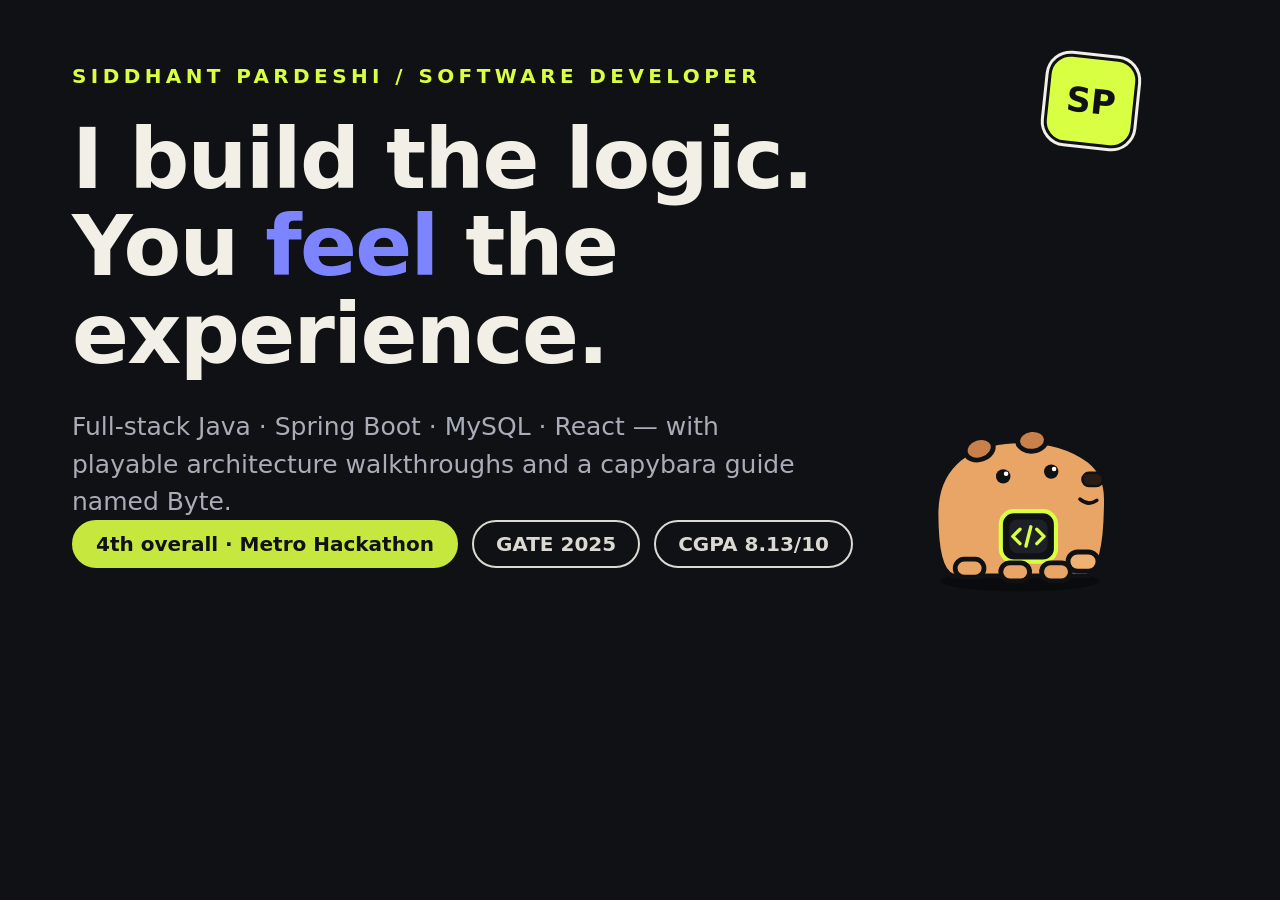
<file: og.html>
<!DOCTYPE html>
<html lang="en">
<head>
<meta charset="UTF-8">
<style>
  body { margin: 0; width: 1200px; height: 630px; overflow: hidden; font-family: "Space Grotesk", "Segoe UI", system-ui, sans-serif; background: #101114; color: #F2EFE6; }
  .wrap { position: relative; width: 1200px; height: 630px; padding: 64px 72px; box-sizing: border-box; }
  .mono { position: absolute; top: 56px; right: 64px; width: 84px; height: 84px; background: #D9FF43; color: #101114; border-radius: 22px; display: grid; place-items: center; font-weight: 700; font-size: 34px; transform: rotate(6deg); border: 3px solid #101114; box-shadow: 0 0 0 3px #F2EFE6; }
  .eyebrow { color: #D9FF43; letter-spacing: 0.22em; font-size: 20px; font-weight: 700; }
  h1 { font-size: 84px; line-height: 1.04; margin: 28px 0 0; letter-spacing: -0.02em; }
  .accent { color: #7C85FF; }
  .sub { margin-top: 30px; font-family: "Inter", system-ui, sans-serif; font-size: 25px; color: #A9ADB9; max-width: 760px; line-height: 1.5; }
  .chips { position: absolute; left: 72px; bottom: 62px; display: flex; gap: 14px; }
  .chip { border: 2px solid #F2EFE6; opacity: 0.9; border-radius: 999px; padding: 10px 22px; font-size: 20px; font-weight: 600; }
  .chip.lime { background: #D9FF43; color: #101114; border-color: #D9FF43; }
  svg.byte { position: absolute; right: 60px; bottom: 30px; width: 240px; }
</style>
</head>
<body>
<div class="wrap">
  <div class="mono">SP</div>
  <div class="eyebrow">SIDDHANT PARDESHI / SOFTWARE DEVELOPER</div>
  <h1>I build the logic.<br>You <span class="accent">feel</span> the experience.</h1>
  <p class="sub">Full-stack Java · Spring Boot · MySQL · React — with playable architecture walkthroughs and a capybara guide named Byte.</p>
  <div class="chips">
    <span class="chip lime">4th overall · Metro Hackathon</span>
    <span class="chip">GATE 2025</span>
    <span class="chip">CGPA 8.13/10</span>
  </div>
  <svg class="byte" viewBox="0 0 200 200" xmlns="http://www.w3.org/2000/svg">
    <ellipse cx="100" cy="184" rx="66" ry="9" fill="#000" opacity="0.35"/>
    <path d="M30,128 C30,92 52,72 88,68 C120,65 142,72 158,84 C168,92 172,102 172,116 C172,150 168,176 156,180 L44,180 C32,176 30,150 30,128 Z" fill="#E9A566" stroke="#101114" stroke-width="4" stroke-linejoin="round"/>
    <ellipse cx="66" cy="74" rx="12" ry="9" transform="rotate(-18 66 74)" fill="#C9814C" stroke="#101114" stroke-width="4"/>
    <ellipse cx="110" cy="67" rx="12" ry="9" transform="rotate(-6 110 67)" fill="#C9814C" stroke="#101114" stroke-width="4"/>
    <circle cx="86" cy="97" r="6" fill="#101114"/><circle cx="88.4" cy="94.8" r="1.9" fill="#fff"/>
    <circle cx="126" cy="93" r="6" fill="#101114"/><circle cx="128.4" cy="90.8" r="1.9" fill="#fff"/>
    <rect x="152" y="94" width="17" height="11" rx="5.5" fill="#2a1c12" stroke="#101114" stroke-width="2"/>
    <path d="M150,116 q7,6 14,1" fill="none" stroke="#101114" stroke-width="3" stroke-linecap="round"/>
    <rect x="84" y="126" width="46" height="42" rx="11" fill="#101114" stroke="#D9FF43" stroke-width="3.5"/>
    <rect x="91" y="133" width="32" height="28" rx="7" fill="#1d2027"/>
    <path d="M100,141 l-6,6 6,6 M114,141 l6,6 -6,6 M109,139 l-4,16" fill="none" stroke="#D9FF43" stroke-width="2.8" stroke-linecap="round" stroke-linejoin="round"/>
    <rect x="46" y="166" width="24" height="15" rx="7.5" fill="#E9A566" stroke="#101114" stroke-width="4"/>
    <rect x="84" y="169" width="24" height="15" rx="7.5" fill="#E9A566" stroke="#101114" stroke-width="4"/>
    <rect x="118" y="169" width="24" height="15" rx="7.5" fill="#E9A566" stroke="#101114" stroke-width="4"/>
    <rect x="140" y="160" width="25" height="16" rx="8" fill="#F0B273" stroke="#101114" stroke-width="4"/>
  </svg>
</div>
</body>
</html>
</file>
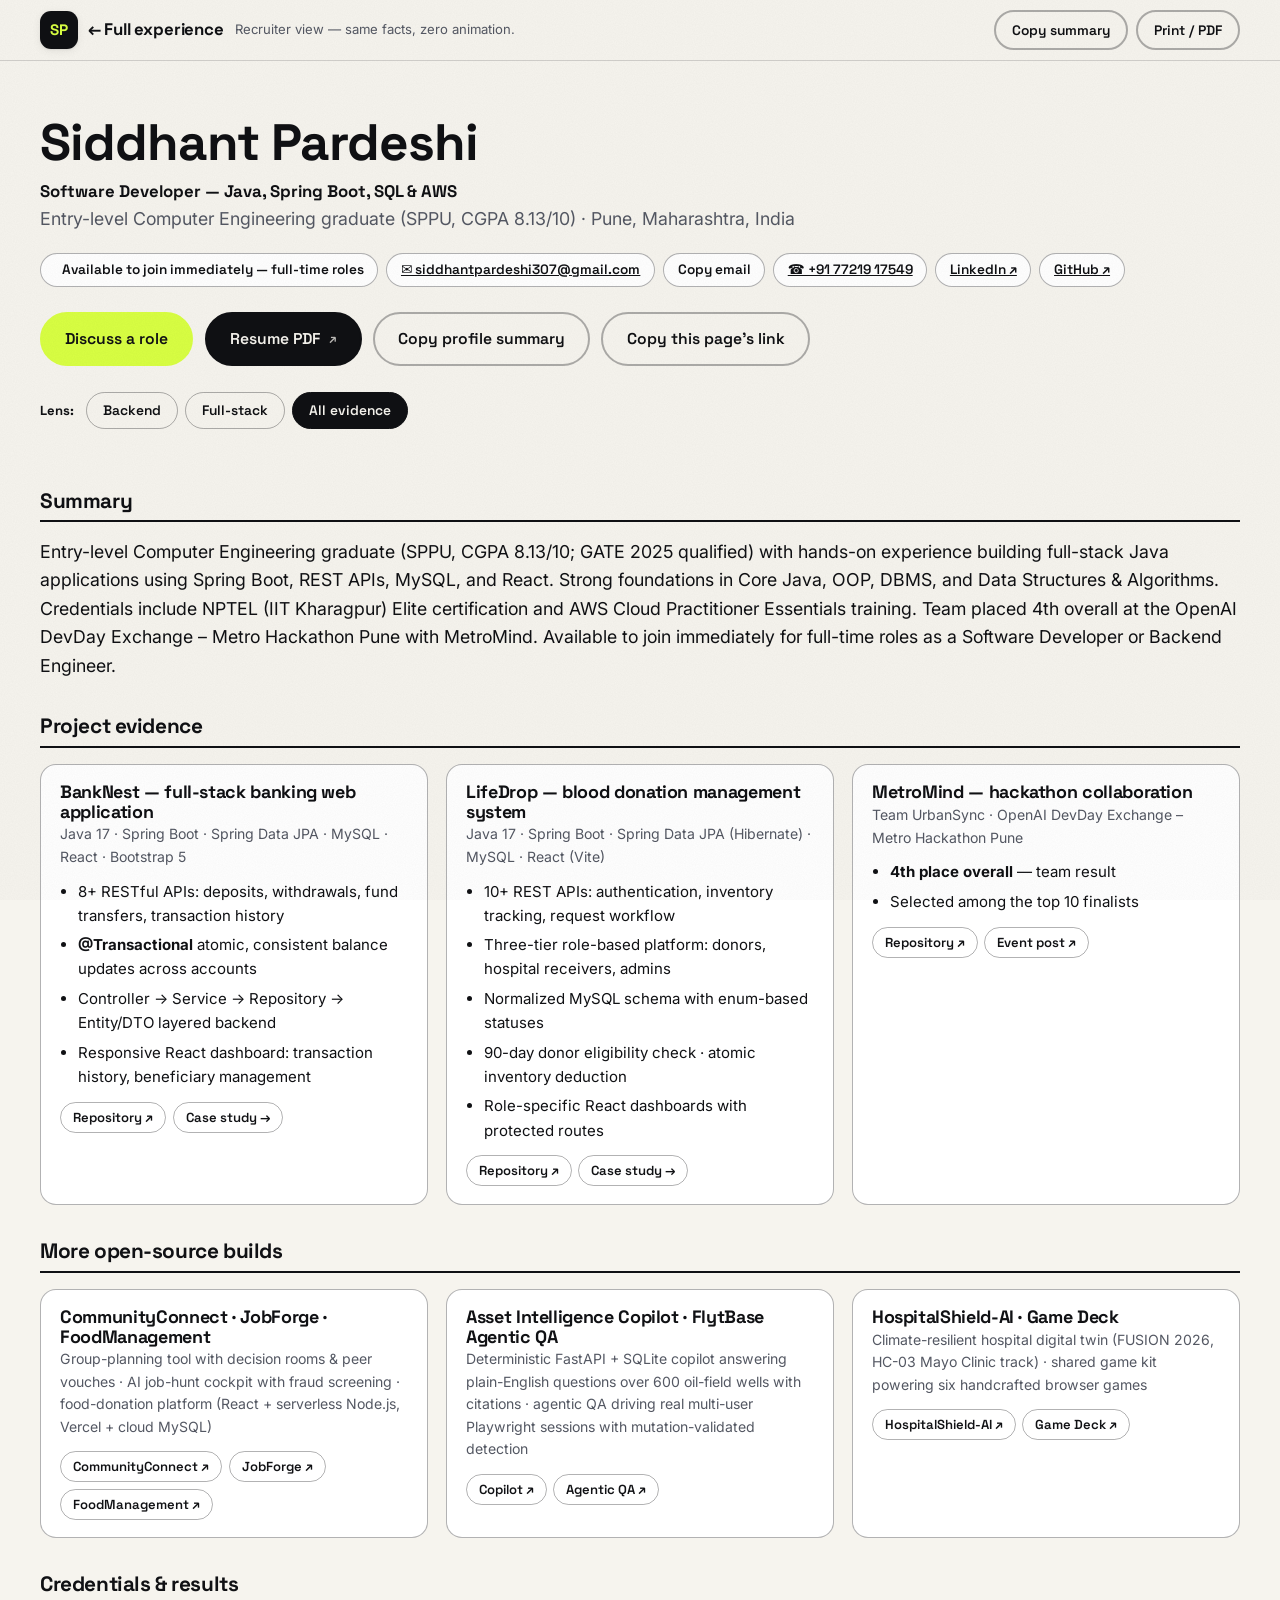
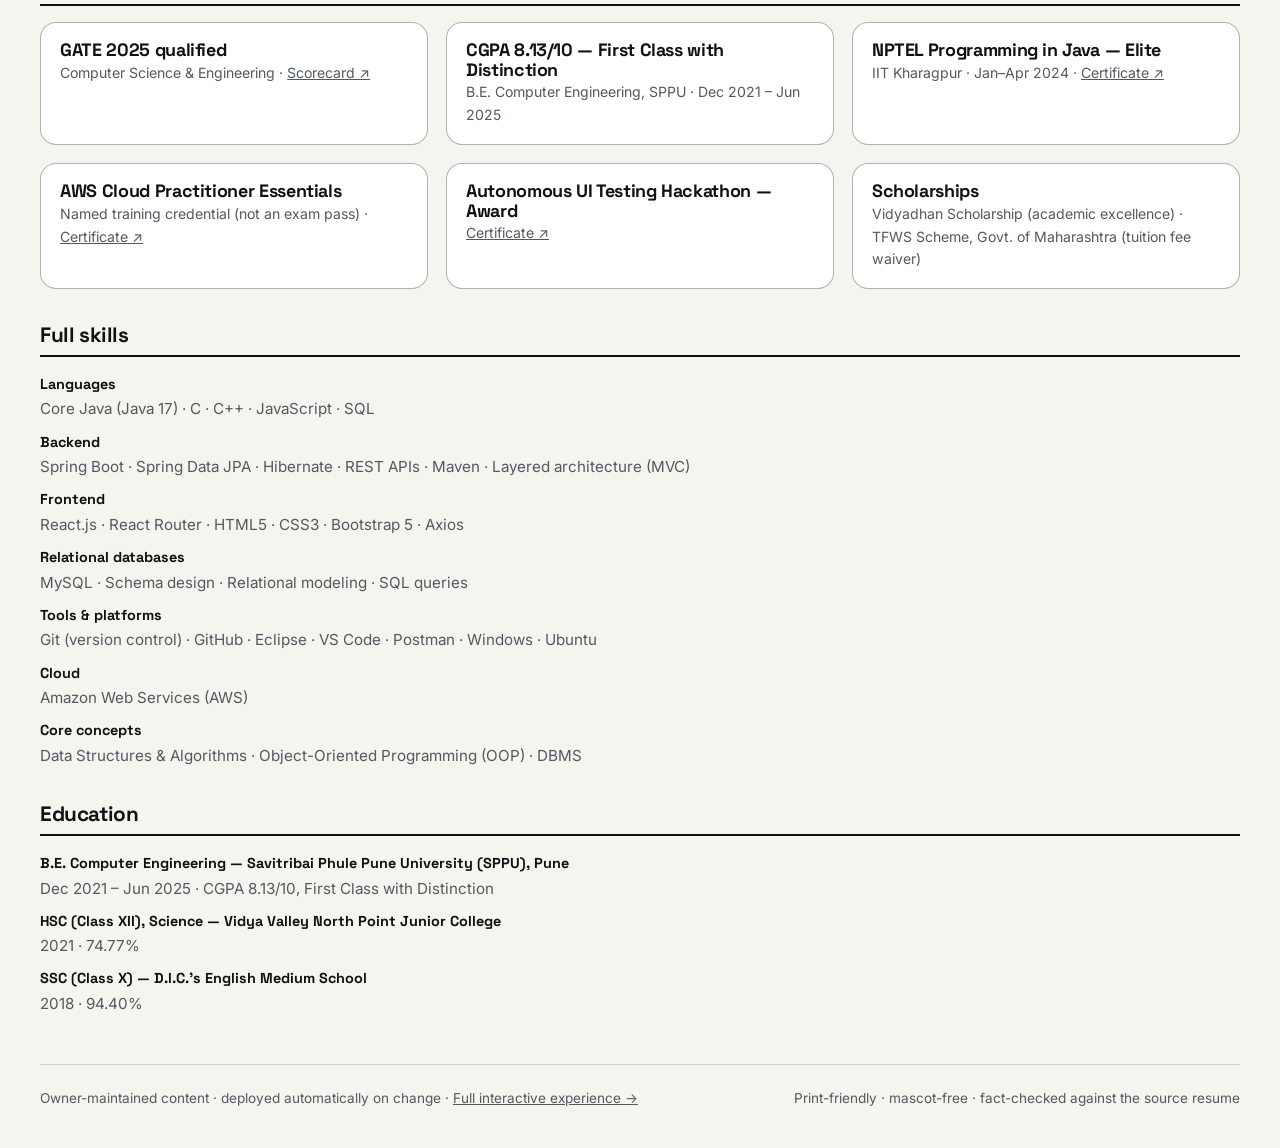
<file: recruiter.html>
<!DOCTYPE html>
<html lang="en" data-motion="reduced">
<head>
<meta charset="UTF-8">
<meta name="viewport" content="width=device-width, initial-scale=1.0">
<title>Siddhant Pardeshi — Recruiter View | Java &amp; Spring Boot Developer</title>
<meta name="description" content="Fast recruiter summary for Siddhant Pardeshi: Java, Spring Boot, MySQL, React. Projects, GATE 2025, hackathon result, credentials, and contact — on one page.">
<meta name="robots" content="noindex">
<meta property="og:type" content="website">
<meta property="og:title" content="Siddhant Pardeshi — Recruiter View (60-second summary)">
<meta property="og:description" content="One page, zero animation: verified projects (BankNest, LifeDrop, MetroMind), GATE 2025, CGPA 8.13/10, AWS + NPTEL credentials, 4th overall — Metro Hackathon Pune, and immediate availability. Copy summary or print to PDF.">
<meta property="og:url" content="https://siddhant-pardeshi.github.io/recruiter.html">
<meta property="og:image" content="https://siddhant-pardeshi.github.io/assets/og-image.png">
<link rel="icon" type="image/svg+xml" href="assets/favicon.svg">
<link rel="preconnect" href="https://fonts.googleapis.com">
<link rel="preconnect" href="https://fonts.gstatic.com" crossorigin>
<link href="https://fonts.googleapis.com/css2?family=Space+Grotesk:wght@500;700&family=Inter:wght@400;600&display=swap" rel="stylesheet">
<link rel="stylesheet" href="css/tokens.css?v=17">
<link rel="stylesheet" href="css/base.css?v=17">
<link rel="stylesheet" href="css/main.css?v=17">
<link rel="stylesheet" href="css/print.css?v=17">
<style>
  body { background: var(--paper); }
  .rv-topbar {
    border-bottom: 1.5px solid var(--line-dark);
    background: var(--paper);
    padding-block: 0.6rem;
    position: sticky; top: 0; z-index: 10;
  }
  .rv-topbar__inner { display: flex; align-items: center; gap: 0.7rem; flex-wrap: wrap; }
  .rv-topbar .note { font-size: 0.82rem; color: var(--text-dark-muted); }
  .rv-head { padding-block: clamp(2rem, 5vw, 3.4rem) 1.6rem; }
  .rv-headline { font-size: clamp(2rem, 5vw, 3.2rem); }
  .rv-role { font-family: var(--font-display); font-weight: 700; font-size: 1.05rem; margin-top: 0.5rem; }
  .rv-contactrow { display: flex; flex-wrap: wrap; gap: 0.5rem; margin-top: 1.2rem; }
  .rv-actions { display: flex; flex-wrap: wrap; gap: 0.7rem; margin-top: 1.6rem; }
  .rv-lensbar { margin-top: 1.6rem; display: flex; gap: 0.45rem; align-items: center; flex-wrap: wrap; }
  .rv-lensbar .lbl { font-family: var(--font-display); font-weight: 700; font-size: 0.82rem; margin-right: 0.3rem; }
  .rv-block { margin-top: 2.2rem; transition: opacity var(--t-med) var(--ease-out); }
  .rv-block h2 { border-bottom: 2.5px solid var(--ink); padding-bottom: 0.5rem; margin-bottom: 1rem; font-size: 1.3rem; }
  .rv-block.lens-dim { opacity: 0.38; }
  .rv-block.lens-hit { box-shadow: inset 4px 0 0 var(--violet); padding-left: 1rem; }
  .rv-grid { display: grid; grid-template-columns: repeat(auto-fit, minmax(min(300px, 100%), 1fr)); gap: 1.1rem; }
  .rv-card { border: 1.5px solid var(--line-dark-strong); border-radius: var(--r-m); padding: 1.1rem 1.2rem; background: #fff; }
  .rv-card h3 { font-size: 1.12rem; }
  .rv-card .sub { font-size: 0.88rem; color: var(--text-dark-muted); margin-top: 0.15rem; }
  .rv-card ul { margin: 0.7rem 0 0; padding-left: 1.1rem; display: grid; gap: 0.35rem; font-size: 0.94rem; }
  .rv-card .links { margin-top: 0.8rem; display: flex; flex-wrap: wrap; gap: 0.4rem; }
  .rv-fact { display: inline-flex; align-items: center; gap: 0.45rem; border: 1.5px solid var(--line-dark-strong); border-radius: var(--r-pill); padding: 0.32rem 0.85rem; font-size: 0.85rem; font-weight: 600; font-family: var(--font-display); background: #fff; }
  .rv-fact strong { color: var(--violet-ink); }
  .rv-dl { display: grid; gap: 0.55rem; font-size: 0.95rem; }
  .rv-dl dt { font-family: var(--font-display); font-weight: 700; font-size: 0.9rem; }
  .rv-dl dd { margin: 0.1rem 0 0; color: var(--text-dark-muted); }
  .rv-foot { border-top: 1.5px solid var(--line-dark); margin-top: 3rem; padding-block: 1.4rem 2.4rem; font-size: 0.85rem; color: var(--text-dark-muted); display: flex; flex-wrap: wrap; gap: 1rem; justify-content: space-between; }
  @media print { .rv-block.lens-dim { opacity: 1 !important; } }
</style>
</head>
<body data-lens="all">
<a class="skip-link" href="#main">Skip to content</a>

<div class="rv-topbar no-print">
  <div class="container rv-topbar__inner">
    <a class="brand" href="index.html"><span class="brand__mono" aria-hidden="true">SP</span><span>← Full experience</span></a>
    <span class="note">Recruiter view — same facts, zero animation.</span>
    <span style="margin-left:auto;display:flex;gap:0.5rem">
      <button class="btn btn--small btn--ghost" type="button" data-copy-summary>Copy summary</button>
      <button class="btn btn--small btn--ghost" type="button" onclick="window.print()">Print / PDF</button>
    </span>
  </div>
</div>

<main id="main" class="container">
  <header class="rv-head">
    <h1 class="rv-headline">Siddhant Pardeshi</h1>
    <p class="rv-role">Software Developer — Java, Spring Boot, SQL &amp; AWS</p>
    <p class="muted">Entry-level Computer Engineering graduate (SPPU, CGPA 8.13/10) · Pune, Maharashtra, India</p>
    <div class="rv-contactrow">
      <span class="rv-fact" data-availability></span>
      <a class="rv-fact" href="mailto:siddhantpardeshi307@gmail.com?subject=Role%20discussion%20-%20Siddhant%20Pardeshi">✉ siddhantpardeshi307@gmail.com</a>
      <button class="rv-fact" type="button" data-copy-email>Copy email</button>
      <a class="rv-fact" href="tel:+917721917549">☎ +91 77219 17549</a>
      <a class="rv-fact" href="https://www.linkedin.com/in/siddhant-pardeshi-53788221a" target="_blank" rel="noopener">LinkedIn ↗</a>
      <a class="rv-fact" href="https://github.com/siddhant-pardeshi" target="_blank" rel="noopener">GitHub ↗</a>
    </div>
    <div class="rv-actions">
      <a class="btn btn--lime" href="mailto:siddhantpardeshi307@gmail.com?subject=Role%20discussion%20-%20Siddhant%20Pardeshi">Discuss a role</a>
      <a class="btn" href="assets/resume/Siddhant_Pardeshi_General_Resume.pdf" target="_blank" rel="noopener">Resume PDF <span class="ext">↗</span></a>
      <button class="btn btn--ghost" type="button" data-copy-summary>Copy profile summary</button>
      <button class="btn btn--ghost no-print" type="button" data-copy-link>Copy this page's link</button>
    </div>
    <div class="rv-lensbar no-print" role="group" aria-label="Evidence lens">
      <span class="lbl">Lens:</span>
      <button class="filter-btn filter-btn--light" type="button" data-lens-choice="backend" aria-pressed="false">Backend</button>
      <button class="filter-btn filter-btn--light" type="button" data-lens-choice="fullstack" aria-pressed="false">Full-stack</button>
      <button class="filter-btn filter-btn--light" type="button" data-lens-choice="all" aria-pressed="true">All evidence</button>
    </div>
  </header>

  <section class="rv-block" data-lens="all">
    <h2>Summary</h2>
    <p>Entry-level Computer Engineering graduate (SPPU, CGPA 8.13/10; GATE 2025 qualified) with hands-on experience building full-stack Java applications using Spring Boot, REST APIs, MySQL, and React. Strong foundations in Core Java, OOP, DBMS, and Data Structures &amp; Algorithms. Credentials include NPTEL (IIT Kharagpur) Elite certification and AWS Cloud Practitioner Essentials training. Team placed 4th overall at the OpenAI DevDay Exchange – Metro Hackathon Pune with MetroMind. Available to join immediately for full-time roles as a Software Developer or Backend Engineer.</p>
  </section>

  <section class="rv-block" data-lens="backend fullstack">
    <h2>Project evidence</h2>
    <div class="rv-grid">
      <article class="rv-card">
        <h3>BankNest — full-stack banking web application</h3>
        <p class="sub">Java 17 · Spring Boot · Spring Data JPA · MySQL · React · Bootstrap 5</p>
        <ul>
          <li>8+ RESTful APIs: deposits, withdrawals, fund transfers, transaction history</li>
          <li><strong>@Transactional</strong> atomic, consistent balance updates across accounts</li>
          <li>Controller → Service → Repository → Entity/DTO layered backend</li>
          <li>Responsive React dashboard: transaction history, beneficiary management</li>
        </ul>
        <div class="links">
          <a class="mini-link" href="https://github.com/siddhant-pardeshi/BankNest" target="_blank" rel="noopener">Repository ↗</a>
          <a class="mini-link" href="index.html#banknest">Case study →</a>
        </div>
      </article>
      <article class="rv-card">
        <h3>LifeDrop — blood donation management system</h3>
        <p class="sub">Java 17 · Spring Boot · Spring Data JPA (Hibernate) · MySQL · React (Vite)</p>
        <ul>
          <li>10+ REST APIs: authentication, inventory tracking, request workflow</li>
          <li>Three-tier role-based platform: donors, hospital receivers, admins</li>
          <li>Normalized MySQL schema with enum-based statuses</li>
          <li>90-day donor eligibility check · atomic inventory deduction</li>
          <li>Role-specific React dashboards with protected routes</li>
        </ul>
        <div class="links">
          <a class="mini-link" href="https://github.com/siddhant-pardeshi/BloodDonation-Management" target="_blank" rel="noopener">Repository ↗</a>
          <a class="mini-link" href="index.html#lifedrop">Case study →</a>
        </div>
      </article>
      <article class="rv-card">
        <h3>MetroMind — hackathon collaboration</h3>
        <p class="sub">Team UrbanSync · OpenAI DevDay Exchange – Metro Hackathon Pune</p>
        <ul>
          <li><strong>4th place overall</strong> — team result</li>
          <li>Selected among the top 10 finalists</li>
        </ul>
        <div class="links">
          <a class="mini-link" href="https://github.com/siddhant-pardeshi/MetroMind" target="_blank" rel="noopener">Repository ↗</a>
          <a class="mini-link" href="https://lnkd.in/p/dpsMwwXf" target="_blank" rel="noopener">Event post ↗</a>
        </div>
      </article>
    </div>
  </section>

  <section class="rv-block" id="rv-more" data-lens="backend fullstack">
    <h2>More open-source builds</h2>
    <div class="rv-grid">
      <article class="rv-card">
        <h3>CommunityConnect · JobForge · FoodManagement</h3>
        <p class="sub">Group-planning tool with decision rooms &amp; peer vouches · AI job-hunt cockpit with fraud screening · food-donation platform (React + serverless Node.js, Vercel + cloud MySQL)</p>
        <div class="links">
          <a class="mini-link" href="https://github.com/siddhant-pardeshi/communityconnect" target="_blank" rel="noopener">CommunityConnect ↗</a>
          <a class="mini-link" href="https://github.com/siddhant-pardeshi/JobForge" target="_blank" rel="noopener">JobForge ↗</a>
          <a class="mini-link" href="https://github.com/siddhant-pardeshi/FoodManagement" target="_blank" rel="noopener">FoodManagement ↗</a>
        </div>
      </article>
      <article class="rv-card">
        <h3>Asset Intelligence Copilot · FlytBase Agentic QA</h3>
        <p class="sub">Deterministic FastAPI + SQLite copilot answering plain-English questions over 600 oil-field wells with citations · agentic QA driving real multi-user Playwright sessions with mutation-validated detection</p>
        <div class="links">
          <a class="mini-link" href="https://github.com/siddhant-pardeshi/asset-intelligence-copilot" target="_blank" rel="noopener">Copilot ↗</a>
          <a class="mini-link" href="https://github.com/siddhant-pardeshi/flytbase-ahc-agentic-testing" target="_blank" rel="noopener">Agentic QA ↗</a>
        </div>
      </article>
      <article class="rv-card">
        <h3>HospitalShield-AI · Game Deck</h3>
        <p class="sub">Climate-resilient hospital digital twin (FUSION 2026, HC-03 Mayo Clinic track) · shared game kit powering six handcrafted browser games</p>
        <div class="links">
          <a class="mini-link" href="https://github.com/siddhant-pardeshi/HospitalShield-AI" target="_blank" rel="noopener">HospitalShield-AI ↗</a>
          <a class="mini-link" href="https://github.com/siddhant-pardeshi/game-deck" target="_blank" rel="noopener">Game Deck ↗</a>
        </div>
      </article>
    </div>
  </section>

  <section class="rv-block" data-lens="all">
    <h2>Credentials &amp; results</h2>
    <div class="rv-grid">
      <article class="rv-card">
        <h3>GATE 2025 qualified</h3>
        <p class="sub">Computer Science &amp; Engineering · <a href="https://drive.google.com/file/d/1FfntyEoafJDlVzbDJGiCSOo-q0YNpqTU/view?usp=sharing" target="_blank" rel="noopener">Scorecard ↗</a></p>
      </article>
      <article class="rv-card">
        <h3>CGPA 8.13/10 — First Class with Distinction</h3>
        <p class="sub">B.E. Computer Engineering, SPPU · Dec 2021 – Jun 2025</p>
      </article>
      <article class="rv-card">
        <h3>NPTEL Programming in Java — Elite</h3>
        <p class="sub">IIT Kharagpur · Jan–Apr 2024 · <a href="https://drive.google.com/file/d/1V1Tzg6wp1lo1I_KfluyhWuTI4X9e8OdT/view?usp=sharing" target="_blank" rel="noopener">Certificate ↗</a></p>
      </article>
      <article class="rv-card">
        <h3>AWS Cloud Practitioner Essentials</h3>
        <p class="sub">Named training credential (not an exam pass) · <a href="https://drive.google.com/file/d/1uMvNAIeQBrxGk954_5tUb48BuX_xMQOr/view?usp=sharing" target="_blank" rel="noopener">Certificate ↗</a></p>
      </article>
      <article class="rv-card">
        <h3>Autonomous UI Testing Hackathon — Award</h3>
        <p class="sub"><a href="https://drive.google.com/file/d/1l4UGtrblxng1qEPR1pxTGOLCrQ4f_y3F/view?usp=sharing" target="_blank" rel="noopener">Certificate ↗</a></p>
      </article>
      <article class="rv-card">
        <h3>Scholarships</h3>
        <p class="sub">Vidyadhan Scholarship (academic excellence) · TFWS Scheme, Govt. of Maharashtra (tuition fee waiver)</p>
      </article>
    </div>
  </section>

  <section class="rv-block" data-lens="backend fullstack">
    <h2>Full skills</h2>
    <dl class="rv-dl" id="rv-skills"></dl>
  </section>

  <section class="rv-block" data-lens="all">
    <h2>Education</h2>
    <dl class="rv-dl">
      <div><dt>B.E. Computer Engineering — Savitribai Phule Pune University (SPPU), Pune</dt><dd>Dec 2021 – Jun 2025 · CGPA 8.13/10, First Class with Distinction</dd></div>
      <div><dt>HSC (Class XII), Science — Vidya Valley North Point Junior College</dt><dd>2021 · 74.77%</dd></div>
      <div><dt>SSC (Class X) — D.I.C.'s English Medium School</dt><dd>2018 · 94.40%</dd></div>
    </dl>
  </section>

  <section class="rv-block" data-lens="all" id="rv-posts" hidden>
    <h2>Recent professional activity</h2>
    <div class="rv-grid" id="rv-post-cards"></div>
  </section>

  <footer class="rv-foot">
    <span>Owner-maintained content · deployed automatically on change · <a href="index.html">Full interactive experience →</a></span>
    <span>Print-friendly · mascot-free · fact-checked against the source resume</span>
  </footer>
</main>

<div class="toast" id="toast" role="status" aria-live="polite"></div>

<script src="js/content.js?v=17"></script>
<script src="js/app.js?v=17"></script>
<script src="js/recruiter.js?v=17"></script>
<script>
/* freshness guard (same as index): network-first HTML via service worker */
(function () {
  if (!("serviceWorker" in navigator)) return;
  var V = "9";
  try {
    var seen = localStorage.getItem("sp-build");
    if (!seen) { localStorage.setItem("sp-build", V); }
    else if (seen !== V) { localStorage.setItem("sp-build", V); location.reload(); return; }
  } catch (e) {}
  navigator.serviceWorker.register("sw.js").catch(function () {});
})();
</script>
</body>
</html>
</file>
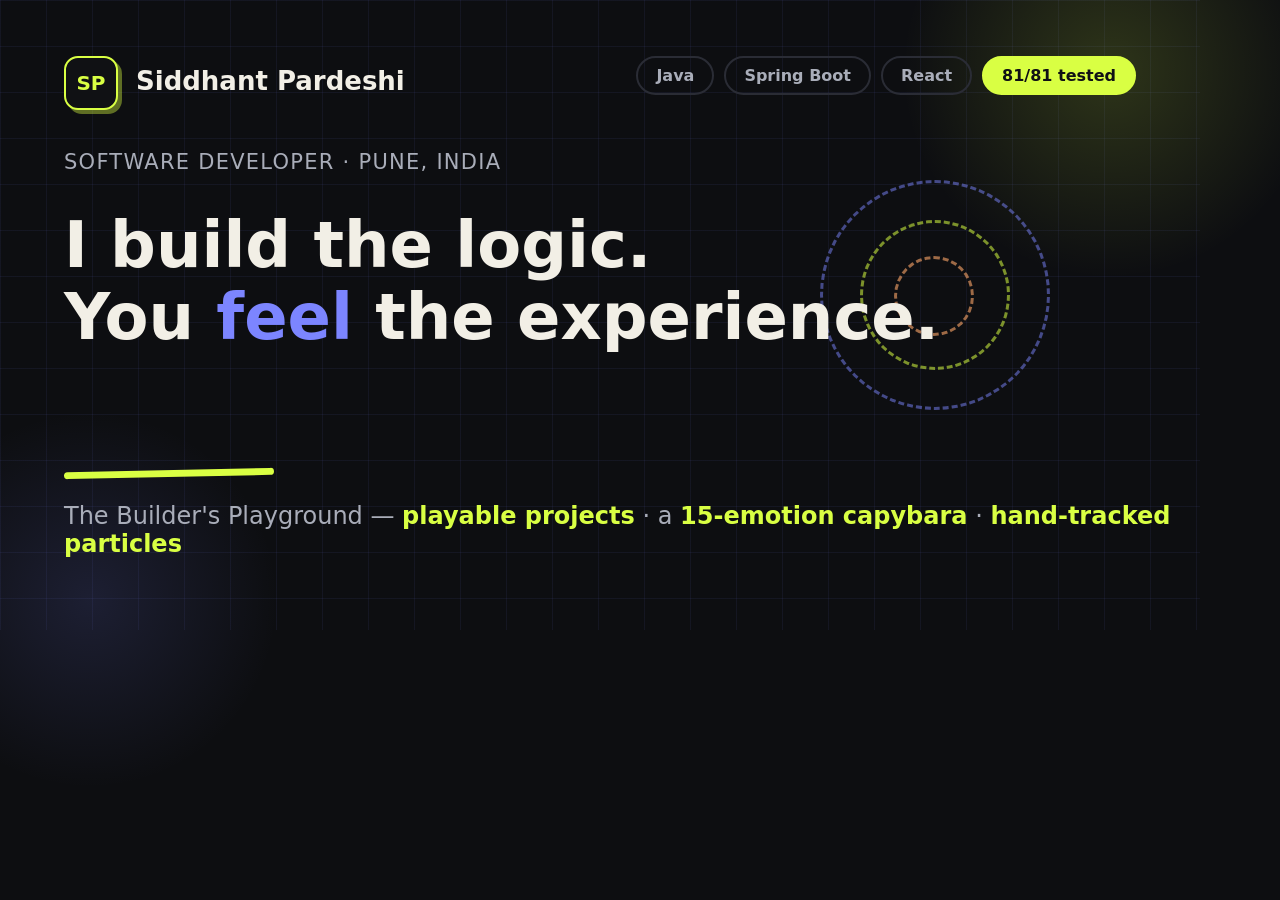
<file: local-only/og.html>
<!DOCTYPE html>
<html><head><meta charset="UTF-8"><style>
  * { margin: 0; padding: 0; box-sizing: border-box; }
  body { width: 1200px; height: 630px; background: #0d0e11; font-family: 'Space Grotesk', 'Segoe UI', system-ui, sans-serif; color: #F2EFE6; overflow: hidden; position: relative; }
  .grid { position: absolute; inset: 0; background-image: linear-gradient(rgba(124,133,255,0.07) 1px, transparent 1px), linear-gradient(90deg, rgba(124,133,255,0.07) 1px, transparent 1px); background-size: 46px 46px; }
  .glow1 { position: absolute; width: 420px; height: 420px; right: -120px; top: -140px; background: radial-gradient(circle, rgba(217,255,67,0.16), transparent 70%); }
  .glow2 { position: absolute; width: 380px; height: 380px; left: -100px; bottom: -160px; background: radial-gradient(circle, rgba(124,133,255,0.14), transparent 70%); }
  .mono { position: absolute; left: 64px; top: 56px; width: 54px; height: 54px; background: #101114; border: 2.5px solid #D9FF43; border-radius: 14px; display: flex; align-items: center; justify-content: center; font-weight: 700; font-size: 20px; color: #D9FF43; box-shadow: 4px 4px 0 rgba(217,255,67,0.4); }
  .name { position: absolute; left: 136px; top: 66px; font-weight: 700; font-size: 26px; }
  .role { position: absolute; left: 64px; top: 150px; font-size: 21px; color: #A9ADB9; letter-spacing: 0.06em; }
  .headline { position: absolute; left: 64px; top: 210px; font-size: 64px; font-weight: 700; line-height: 1.12; max-width: 960px; }
  .headline .feel { color: #7C85FF; }
  .underline { position: absolute; left: 64px; top: 470px; width: 210px; height: 7px; background: #D9FF43; border-radius: 6px; transform: rotate(-1.2deg); }
  .sub { position: absolute; left: 64px; top: 502px; font-size: 24px; color: #A9ADB9; }
  .sub b { color: #D9FF43; font-weight: 700; }
  .chips { position: absolute; right: 64px; top: 56px; display: flex; gap: 10px; }
  .chip { font-size: 16px; font-weight: 700; border: 2px solid #2a2c35; border-radius: 999px; padding: 8px 18px; color: #A9ADB9; }
  .chip.hot { background: #D9FF43; color: #101114; border-color: #D9FF43; }
  .rings { position: absolute; right: 150px; top: 180px; }
  .ring { position: absolute; border: 3px dashed rgba(124,133,255,0.5); border-radius: 50%; }
  .r1 { width: 230px; height: 230px; right: 0; top: 0; animation: none; }
  .r2 { width: 150px; height: 150px; right: 40px; top: 40px; border-color: rgba(217,255,67,0.55); }
  .r3 { width: 80px; height: 80px; right: 76px; top: 76px; border-color: rgba(255,168,107,0.6); }
</style></head>
<body>
  <div class="grid"></div><div class="glow1"></div><div class="glow2"></div>
  <div class="mono">SP</div><div class="name">Siddhant Pardeshi</div>
  <div class="chips"><span class="chip">Java</span><span class="chip">Spring Boot</span><span class="chip">React</span><span class="chip hot">81/81 tested</span></div>
  <div class="rings"><div class="ring r1"></div><div class="ring r2"></div><div class="ring r3"></div></div>
  <div class="role">SOFTWARE DEVELOPER · PUNE, INDIA</div>
  <div class="headline">I build the logic.<br>You <span class="feel">feel</span> the experience.</div>
  <div class="underline"></div>
  <div class="sub">The Builder's Playground — <b>playable projects</b> · a <b>15-emotion capybara</b> · <b>hand-tracked particles</b></div>
</body></html>
</file>
<file: css/tokens.css>
/* ============================================================
   THE BUILDER'S PLAYGROUND — design tokens
   Owner: Siddhant Pardeshi · Identity: editorial + tactile +
   futuristic · Signal metaphor: lime pulse through the system.
   ============================================================ */

:root {
  /* Palette */
  --ink: #101114;
  --ink-2: #17181d;
  --ink-3: #1f2128;
  --paper: #f6f4ee;
  --paper-2: #efece2;
  --paper-3: #e6e2d4;
  --lime: #d9ff43;
  --lime-soft: #e9ff8a;
  --violet: #4b57ff;
  --violet-2: #7c85ff;
  --violet-ink: #3742c9;
  --apricot: #ffa86b;
  --apricot-2: #e8823f;
  --cream: #f2efe6;

  /* Text */
  --text-dark: #101114;            /* on paper */
  --text-dark-muted: #545863;      /* on paper, AA */
  --text-light: #f2efe6;           /* on ink */
  --text-light-muted: #a9adb9;     /* on ink, AA */

  /* Lines & surfaces */
  --line-dark: rgba(16, 17, 20, 0.16);
  --line-dark-strong: rgba(16, 17, 20, 0.32);
  --line-light: rgba(242, 239, 230, 0.18);
  --line-light-strong: rgba(242, 239, 230, 0.34);

  --shadow-s: 0 1px 2px rgba(16, 17, 20, 0.06), 0 2px 8px rgba(16, 17, 20, 0.07);
  --shadow-m: 0 2px 6px rgba(16, 17, 20, 0.08), 0 10px 28px rgba(16, 17, 20, 0.12);
  --shadow-l: 0 6px 16px rgba(16, 17, 20, 0.10), 0 24px 60px rgba(16, 17, 20, 0.18);

  /* Type */
  --font-display: "Space Grotesk", "Segoe UI", system-ui, -apple-system, sans-serif;
  --font-body: "Inter", "Segoe UI", system-ui, -apple-system, sans-serif;

  --fs-hero: clamp(2.7rem, 7.2vw, 5.4rem);
  --fs-h2: clamp(1.9rem, 4vw, 3.1rem);
  --fs-h3: clamp(1.25rem, 2.2vw, 1.7rem);
  --fs-body: clamp(1rem, 0.96rem + 0.3vw, 1.11rem);
  --fs-small: 0.9rem;
  --fs-micro: 0.74rem;

  /* Shape */
  --r-s: 10px;
  --r-m: 16px;
  --r-l: 26px;
  --r-pill: 999px;

  /* Space */
  --gutter: clamp(1.1rem, 4vw, 2.5rem);
  --section-y: clamp(4rem, 9vw, 7.5rem);
  --container: 1200px;

  /* Motion */
  --ease-out: cubic-bezier(0.22, 1, 0.36, 1);
  --ease-spring: cubic-bezier(0.34, 1.45, 0.5, 1);
  --t-fast: 160ms;
  --t-med: 320ms;
  --t-slow: 700ms;

  /* Z scale */
  --z-nav: 60;
  --z-dock: 55;
  --z-overlay: 80;
  --z-toast: 90;

  color-scheme: light;
}

/* Motion preference: JS may set data-motion="reduced"|"off" on <html>.
   Default follows the OS via media query in base.css. */
html[data-motion="reduced"] {
  --t-fast: 1ms;
  --t-med: 1ms;
  --t-slow: 1ms;
}
html[data-motion="off"] {
  --t-fast: 1ms;
  --t-med: 1ms;
  --t-slow: 1ms;
}
</file>
<file: css/base.css>
/* ============================================================
   Base: reset, typography, layout primitives, buttons, chips,
   navigation, reveal system, utilities.
   ============================================================ */

*, *::before, *::after { box-sizing: border-box; }

html {
  scroll-behavior: smooth;
  -webkit-text-size-adjust: 100%;
}
html[data-motion="reduced"], html[data-motion="off"] { scroll-behavior: auto; }

body {
  margin: 0;
  font-family: var(--font-body);
  font-size: var(--fs-body);
  line-height: 1.6;
  color: var(--text-dark);
  background: var(--paper);
  overflow-x: clip;
}

/* Static film grain — one fixed layer, never animated */
body::after {
  content: "";
  position: fixed;
  inset: 0;
  z-index: 100;
  pointer-events: none;
  opacity: 0.05;
  background-image: url("data:image/svg+xml,%3Csvg xmlns='http://www.w3.org/2000/svg' width='140' height='140'%3E%3Cfilter id='n'%3E%3CfeTurbulence type='fractalNoise' baseFrequency='0.9' numOctaves='2'/%3E%3CfeColorMatrix values='0 0 0 0 0 0 0 0 0 0 0 0 0 0 0 0 0 0 0.6 0'/%3E%3C/filter%3E%3Crect width='140' height='140' filter='url(%23n)'/%3E%3C/svg%3E");
}

h1, h2, h3, h4 { font-family: var(--font-display); line-height: 1.08; margin: 0; letter-spacing: -0.02em; }
h2 { font-size: var(--fs-h2); }
h3 { font-size: var(--fs-h3); }
p { margin: 0; }
a { color: inherit; }
img, svg { display: block; max-width: 100%; }
svg { min-width: 0; }
button { font: inherit; color: inherit; }

::selection { background: var(--lime); color: var(--ink); }

/* --- Focus ------------------------------------------------- */
:focus-visible {
  outline: 3px solid var(--violet);
  outline-offset: 2px;
  border-radius: 4px;
}
.on-dark :focus-visible { outline-color: var(--lime); }

/* --- Skip link --------------------------------------------- */
.skip-link {
  position: fixed;
  top: -100%;
  left: 1rem;
  z-index: 200;
  background: var(--ink);
  color: var(--lime);
  padding: 0.7rem 1.2rem;
  border-radius: var(--r-pill);
  font-weight: 600;
  text-decoration: none;
  transition: top var(--t-fast) var(--ease-out);
}
.skip-link:focus-visible { top: 1rem; }

/* --- Layout ------------------------------------------------- */
.container {
  width: min(var(--container), 100% - 2 * var(--gutter));
  margin-inline: auto;
}
.section { padding-block: var(--section-y); position: relative; }
.section--ink {
  background: var(--ink);
  color: var(--text-light);
}
.on-dark { color: var(--text-light); }
.on-dark .muted { color: var(--text-light-muted); }
.muted { color: var(--text-dark-muted); }

.eyebrow {
  font-family: var(--font-display);
  font-size: var(--fs-micro);
  font-weight: 700;
  letter-spacing: 0.18em;
  text-transform: uppercase;
  display: inline-flex;
  align-items: center;
  gap: 0.6rem;
}
.eyebrow::before {
  content: "";
  width: 2.2rem;
  height: 2px;
  background: currentColor;
  opacity: 0.7;
}

.section-head { max-width: 46rem; margin-bottom: clamp(2rem, 5vw, 3.6rem); }
.section-head h2 { margin-top: 0.8rem; }
.section-head .lede { margin-top: 1rem; max-width: 40rem; }

/* --- Buttons ------------------------------------------------ */
.btn {
  --btn-bg: var(--ink);
  --btn-fg: var(--paper);
  display: inline-flex;
  align-items: center;
  justify-content: center;
  gap: 0.55rem;
  padding: 0.78rem 1.45rem;
  min-height: 44px;
  border-radius: var(--r-pill);
  border: 2px solid var(--btn-bg);
  background: var(--btn-bg);
  color: var(--btn-fg);
  font-family: var(--font-display);
  font-weight: 600;
  font-size: 0.98rem;
  text-decoration: none;
  cursor: pointer;
  transition: transform var(--t-fast) var(--ease-out),
              box-shadow var(--t-fast) var(--ease-out),
              background var(--t-fast) var(--ease-out),
              color var(--t-fast) var(--ease-out),
              border-color var(--t-fast) var(--ease-out);
}
.btn:hover { transform: translateY(-2px); box-shadow: var(--shadow-m); }
.btn:active { transform: translateY(1px); box-shadow: none; }

.btn--lime { --btn-bg: var(--lime); --btn-fg: var(--ink); }
.btn--lime:hover { --btn-bg: var(--lime-soft); }
.btn--ghost { --btn-bg: transparent; --btn-fg: var(--ink); border-color: var(--line-dark-strong); }
.btn--ghost:hover { --btn-bg: var(--paper-2); box-shadow: var(--shadow-s); }
.btn--paper { --btn-bg: var(--paper); --btn-fg: var(--ink); border-color: var(--paper); }
.btn--ghost-light { --btn-bg: transparent; --btn-fg: var(--text-light); border-color: var(--line-light-strong); }
.btn--ghost-light:hover { --btn-bg: var(--ink-3); box-shadow: var(--shadow-s); }
.btn--small { padding: 0.45rem 1rem; min-height: 38px; font-size: 0.86rem; }
.btn .ext { font-size: 0.8em; opacity: 0.75; }

/* --- Chips --------------------------------------------------- */
.chip {
  display: inline-flex;
  align-items: center;
  gap: 0.4rem;
  padding: 0.28rem 0.75rem;
  border: 1.5px solid var(--line-dark-strong);
  border-radius: var(--r-pill);
  font-size: var(--fs-micro);
  font-weight: 600;
  font-family: var(--font-display);
  letter-spacing: 0.02em;
  text-decoration: none;
  background: transparent;
}
.on-dark .chip { border-color: var(--line-light-strong); }
.chip--lime { background: var(--lime); border-color: var(--lime); color: var(--ink); }
.chip--violet { background: var(--violet); border-color: var(--violet); color: #fff; }
.chip--apricot { background: var(--apricot); border-color: var(--apricot); color: var(--ink); }

/* --- Navigation ---------------------------------------------- */
.site-nav {
  position: sticky;
  top: 0;
  z-index: var(--z-nav);
  background: color-mix(in srgb, var(--paper) 95%, transparent);
  -webkit-backdrop-filter: blur(12px);
  backdrop-filter: blur(12px);
  border-bottom: 1.5px solid var(--line-dark);
}
.site-nav__inner {
  display: flex;
  align-items: center;
  gap: 1rem;
  min-height: 64px;
}
.brand {
  display: inline-flex;
  align-items: center;
  gap: 0.6rem;
  text-decoration: none;
  font-family: var(--font-display);
  font-weight: 700;
  font-size: 1.05rem;
  letter-spacing: -0.01em;
}
.brand__mono {
  width: 38px; height: 38px;
  display: grid; place-items: center;
  background: var(--ink);
  color: var(--lime);
  border-radius: 11px;
  font-size: 0.95rem;
  font-weight: 700;
  box-shadow: var(--shadow-s);
}
.site-nav__links {
  display: flex;
  gap: 0.1rem;
  list-style: none;
  margin: 0 0 0 auto;
  padding: 0;
}
.site-nav__links a {
  display: inline-block;
  padding: 0.45rem 0.7rem;
  border-radius: var(--r-pill);
  font-size: 0.92rem;
  font-weight: 500;
  text-decoration: none;
  transition: background var(--t-fast) var(--ease-out);
}
.site-nav__links a:hover { background: var(--paper-3); }
.site-nav__actions { display: flex; align-items: center; gap: 0.5rem; }
.nav-icon-btn {
  width: 40px; height: 40px;
  display: grid; place-items: center;
  border: 1.5px solid var(--line-dark-strong);
  border-radius: var(--r-pill);
  background: transparent;
  cursor: pointer;
  transition: background var(--t-fast) var(--ease-out);
}
.nav-icon-btn:hover { background: var(--paper-3); }
.nav-progress {
  position: absolute;
  left: 0; bottom: -1.5px;
  height: 3px;
  width: 0%;
  background: linear-gradient(90deg, var(--violet), var(--lime));
  transition: width 120ms linear;
  pointer-events: none;
}

/* Mobile nav */
.nav-toggle { display: none; }
@media (max-width: 960px) {
  .site-nav__links { display: none; }
  .nav-toggle { display: grid; }
  .site-nav__actions .btn--resume { display: none; }
}
@media (max-width: 600px) {
  .site-nav__inner { gap: 0.5rem; }
  .brand { font-size: 0.95rem; gap: 0.45rem; }
  .brand__mono { width: 32px; height: 32px; font-size: 0.8rem; border-radius: 9px; }
  .site-nav__actions { gap: 0.35rem; margin-left: auto; }
  .site-nav__actions .btn--lime {
    white-space: nowrap;
    padding-inline: 0.75rem;
    font-size: 0.82rem;
    min-height: 38px;
  }
  .nav-icon-btn { width: 36px; height: 36px; }
}
@media (max-width: 480px) {
  /* Settings + palette stay reachable via Byte's menu and the mobile menu */
  .site-nav__actions [data-open-settings],
  .site-nav__actions [data-open-palette] { display: none; }
}
@media (max-width: 370px) {
  /* Keep just the monogram — the name stays in the hero and mobile menu */
  .brand span:last-child { display: none; }
  .site-nav__actions .btn--lime { padding-inline: 0.65rem; font-size: 0.78rem; }
}
.mobile-menu {
  border: 0;
  padding: 0;
  margin: 0;
  max-width: none;
  max-height: none;
  outline: 1.5px solid var(--line-dark-strong);
}
.mobile-menu::backdrop { background: rgba(16, 17, 20, 0.45); }
.mobile-menu__inner {
  background: var(--paper);
  padding: 1.4rem var(--gutter) 2rem;
  display: grid;
  gap: 0.4rem;
}
.mobile-menu__inner a {
  font-family: var(--font-display);
  font-weight: 600;
  font-size: 1.2rem;
  text-decoration: none;
  padding: 0.7rem 0.4rem;
  border-bottom: 1.5px dashed var(--line-dark);
  display: flex;
  justify-content: space-between;
  align-items: center;
}
.mobile-menu__foot { display: flex; gap: 0.6rem; margin-top: 1rem; flex-wrap: wrap; }

/* --- Reveal system -------------------------------------------
   Visible by default. JS adds .pre only to below-viewport elements
   (pure enhancement) — if scripts or observers fail, content still
   shows. .is-revealed marks the reveal as done. */
.reveal {
  transition: opacity var(--t-slow) var(--ease-out),
              transform var(--t-slow) var(--ease-out);
  transition-delay: var(--reveal-delay, 0ms);
}
.reveal.pre { opacity: 0; transform: translateY(26px); }
.reveal.is-revealed { opacity: 1; transform: none; }
.reveal.pre.is-revealed { opacity: 1; transform: none; }

/* OS-level reduced motion: keep everything visible, skip movement */
@media (prefers-reduced-motion: reduce) {
  .reveal, .reveal.pre { opacity: 1; transform: none; transition: none; }
  html { scroll-behavior: auto; }
}
html[data-motion="reduced"] .reveal, html[data-motion="off"] .reveal,
html[data-motion="reduced"] .reveal.pre, html[data-motion="off"] .reveal.pre { opacity: 1; transform: none; transition: none; }

/* Anchor offset under sticky nav */
section[id], article[id] { scroll-margin-top: 84px; }
.case { scroll-margin-top: 84px; }

/* --- Utility -------------------------------------------------- */
[hidden] { display: none !important; }
.visually-hidden {
  position: absolute !important;
  width: 1px; height: 1px;
  margin: -1px; padding: 0;
  overflow: hidden;
  clip: rect(0 0 0 0);
  white-space: nowrap;
  border: 0;
}
.stack-sm > * + * { margin-top: 0.5rem; }
.stack > * + * { margin-top: 1rem; }
.stack-l > * + * { margin-top: 1.8rem; }
.row { display: flex; flex-wrap: wrap; gap: 0.7rem; align-items: center; }
.grid-auto { display: grid; gap: 1.2rem; grid-template-columns: repeat(auto-fit, minmax(min(280px, 100%), 1fr)); }
.tag-note {
  font-size: var(--fs-micro);
  letter-spacing: 0.06em;
  text-transform: uppercase;
  font-family: var(--font-display);
  font-weight: 600;
  opacity: 0.65;
}
</file>
<file: css/main.css>
/* ============================================================
   Sections: hero · spotlight · projects · simulations · skills
   achievements · gallery · posts/github · about · contact
   dock/mascot · palette · tour · settings · toast
   ============================================================ */

/* ============ HERO ============ */
.hero { padding-block: clamp(2.6rem, 6vw, 5rem) clamp(3rem, 7vw, 6rem); position: relative; overflow: clip; }
.hero__grid {
  display: grid;
  grid-template-columns: minmax(0, 1.18fr) minmax(0, 0.92fr);
  gap: clamp(1.6rem, 4vw, 3.4rem);
  align-items: center;
}
.hero__title { font-size: var(--fs-hero); font-weight: 700; margin-top: 1rem; }
.hero__title .line { display: block; overflow: hidden; }
.hero__title .line > span { display: inline-block; transform: translateY(110%); animation: rise 700ms var(--ease-out) forwards; animation-delay: var(--d, 0ms); }
@keyframes rise { to { transform: translateY(0); } }
@media (prefers-reduced-motion: reduce) {
  .hero__title .line > span { transform: none; animation: none; }
}
.hero__title .accent { color: var(--violet); position: relative; white-space: nowrap; }
.hero__title .accent svg {
  position: absolute; left: 0; bottom: -0.12em;
  width: 100%; height: 0.22em; color: var(--lime);
}
.hero__lede { margin-top: 1.3rem; max-width: 33rem; font-size: 1.08rem; }
.hero__ctas { margin-top: 1.8rem; display: flex; flex-wrap: wrap; gap: 0.7rem; align-items: center; }
.hero__textlink { font-weight: 600; text-decoration: underline; text-underline-offset: 4px; text-decoration-thickness: 2px; text-decoration-color: var(--violet); }
.hero__textlink:hover { text-decoration-color: var(--ink); }

.proof { margin-top: 2.1rem; display: flex; flex-wrap: wrap; gap: 0.6rem; align-items: center; }
.proof__item {
  display: inline-flex; align-items: center; gap: 0.5rem;
  border: 1.5px solid var(--line-dark-strong);
  border-radius: var(--r-pill);
  padding: 0.42rem 0.95rem;
  font-size: 0.86rem;
  font-weight: 600;
  font-family: var(--font-display);
  background: var(--paper);
}
.proof__item strong { color: var(--violet-ink); }
.proof__item .dot { width: 8px; height: 8px; border-radius: 50%; background: var(--lime); box-shadow: 0 0 0 3px color-mix(in srgb, var(--lime) 35%, transparent); }
.availability {
  display: inline-flex; align-items: center; gap: 0.5rem;
  background: var(--lime);
  border-radius: var(--r-pill);
  padding: 0.42rem 0.95rem;
  font-size: 0.86rem; font-weight: 700; font-family: var(--font-display);
}
.availability .dot { width: 8px; height: 8px; border-radius: 50%; background: var(--ink); animation: avail-pulse 2.4s ease-in-out infinite; }
@keyframes avail-pulse { 50% { opacity: 0.35; } }
@media (prefers-reduced-motion: reduce) { .availability .dot { animation: none; } }

/* Hero scene */
.hero__scene { position: relative; }
.scene-card {
  position: relative;
  border: 2px solid var(--ink);
  border-radius: var(--r-l);
  background: var(--paper-2);
  padding: 1.2rem 1.2rem 1rem;
  box-shadow: 8px 8px 0 var(--ink);
  overflow: hidden;
}
.node-map { position: relative; padding: 1rem 0.4rem 0.6rem; }
.node-map svg { width: 100%; height: auto; }
.node-map .node { cursor: pointer; }
.node-map .node:focus-visible { outline: 3px solid var(--violet); outline-offset: 3px; border-radius: 8px; }
.node-map .pulse-dot { opacity: 0; }
.node-map.is-tracing .pulse-dot { animation: trace 2.6s var(--ease-out) forwards; }
@keyframes trace {
  0% { opacity: 1; offset-distance: 0%; }
  33% { opacity: 1; }
  66% { opacity: 1; }
  100% { opacity: 0; offset-distance: 100%; }
}
.trace-status {
  margin-top: 0.6rem;
  border-top: 1.5px dashed var(--line-dark-strong);
  padding-top: 0.7rem;
  min-height: 3.2em;
  font-size: 0.92rem;
}
.trace-status strong { font-family: var(--font-display); }
.scene-actions { display: flex; align-items: center; justify-content: space-between; gap: 0.8rem; flex-wrap: wrap; }

.hero__scene { position: relative; padding-bottom: 64px; }
.hero__byte { position: absolute; right: -8px; top: 118px; z-index: 3; filter: drop-shadow(0 4px 10px rgba(16,17,20,0.18)); }
.hero__byte svg.byte-svg { width: min(150px, 36%); }

/* ---- hero polaroid deck: professional photos, first screen ---- */
.hero-polaroid {
  position: relative;
  display: block;
  width: min(262px, 74%);
  margin: 0 6px -40px auto;
  padding: 0;
  border: 0;
  background: none;
  cursor: pointer;
  text-align: left;
  z-index: 2;
  rotate: 2deg;
  animation: polaroid-in 750ms var(--ease-out) 450ms both;
}
.hp-stack { position: relative; display: block; aspect-ratio: 5 / 5.4; animation: hp-bob 6.5s ease-in-out infinite; }
.hp-layer {
  position: absolute; inset: 0;
  border: 3px solid var(--ink);
  border-radius: 14px;
  overflow: hidden;
  background: var(--paper-2);
  box-shadow: 6px 8px 0 rgba(16, 17, 20, 0.88);
  transition: transform 380ms var(--ease-spring), box-shadow 300ms var(--ease-out);
}
.hp-layer img { width: 100%; height: 100%; object-fit: cover; display: block; }
.hp-layer.hp-back { transform: rotate(5deg) translate(12px, -4px); }
.hp-layer.hp-back2 { transform: rotate(-6deg) translate(-10px, -8px); box-shadow: 4px 5px 0 rgba(16, 17, 20, 0.55); }
.hp-front::after {
  content: "";
  position: absolute; top: -30%; bottom: -30%; left: -45%; width: 34%;
  background: linear-gradient(105deg, transparent, rgba(255, 255, 255, 0.5), transparent);
  transform: translateX(-160%) rotate(8deg);
  transition: transform 700ms var(--ease-out);
  pointer-events: none;
}
.hp-caption {
  position: relative;
  display: flex; align-items: baseline; justify-content: space-between; gap: 0.5rem;
  margin-top: 0.75rem;
  background: var(--paper);
  border: 2px solid var(--ink);
  border-radius: 12px;
  padding: 0.45rem 0.8rem;
  box-shadow: 4px 4px 0 var(--lime);
  rotate: -1deg;
  transition: rotate 300ms var(--ease-out);
}
.hp-caption strong { font-family: var(--font-display); font-size: 0.9rem; }
.hp-sticker {
  position: absolute; top: -14px; right: -16px;
  background: var(--lime);
  border: 2px solid var(--ink);
  border-radius: var(--r-pill);
  padding: 0.3rem 0.75rem;
  font-family: var(--font-display); font-weight: 700; font-size: 0.8rem;
  rotate: 7deg;
  box-shadow: 3px 3px 0 rgba(16, 17, 20, 0.85);
  z-index: 2;
}
@keyframes polaroid-in {
  from { opacity: 0; transform: translateY(36px) rotate(-8deg); }
  to { opacity: 1; transform: translateY(0) rotate(0deg); }
}
@keyframes hp-bob {
  0%, 100% { transform: translateY(0); }
  50% { transform: translateY(-6px); }
}
@media (hover: hover) and (pointer: fine) {
  .hero-polaroid:hover .hp-back, .hero-polaroid:focus-visible .hp-back {
    transform: rotate(11deg) translate(26px, -8px);
  }
  .hero-polaroid:hover .hp-back2, .hero-polaroid:focus-visible .hp-back2 {
    transform: rotate(-12deg) translate(-22px, -12px);
  }
  .hero-polaroid:hover .hp-front, .hero-polaroid:focus-visible .hp-front {
    transform: rotate(0deg) scale(1.03);
    box-shadow: 10px 12px 0 var(--lime);
  }
  .hero-polaroid:hover .hp-front::after, .hero-polaroid:focus-visible .hp-front::after {
    transform: translateX(520%) rotate(8deg);
  }
  .hero-polaroid:hover .hp-caption { rotate: 0deg; }
}
.hero-polaroid:active .hp-front { transform: scale(0.98); }
.hero-polaroid:focus-visible { outline: 3px solid var(--violet); outline-offset: 4px; border-radius: 18px; }

@media (max-width: 900px) {
  .hero__grid { grid-template-columns: 1fr; }
  .hero__scene { order: -1; max-width: 560px; padding-bottom: 46px; margin-bottom: 30px; }
  .hero-polaroid { width: 208px; margin: 0 4px -30px auto; }
  .hp-stack { aspect-ratio: 5 / 5.2; }
  .hero__byte { right: -2px; top: 96px; }
  .hero__byte svg.byte-svg { width: 96px; }
}

/* ============ LINKEDIN SPOTLIGHT ============ */
.spotlight { padding-block: clamp(1rem, 3vw, 2.4rem) var(--section-y); }
.spotlight__card {
  border: 2px solid var(--ink);
  border-radius: var(--r-l);
  background: var(--ink);
  color: var(--text-light);
  box-shadow: 10px 10px 0 var(--lime);
  overflow: hidden;
  display: grid;
  grid-template-columns: minmax(0, 1.25fr) minmax(0, 0.85fr);
}
.spotlight__main { padding: clamp(1.5rem, 4vw, 2.6rem); }
.spotlight__eyebrow { color: var(--lime); }
.spotlight__title { font-size: clamp(1.5rem, 3vw, 2.3rem); margin-top: 0.9rem; max-width: 22ch; }
.spotlight__excerpt { margin-top: 0.9rem; color: var(--text-light-muted); max-width: 44ch; }
.spotlight__meta { margin-top: 0.8rem; font-size: var(--fs-small); color: var(--text-light-muted); }
.spotlight__actions { margin-top: 1.4rem; display: flex; flex-wrap: wrap; gap: 0.7rem; }
.spotlight__side {
  border-left: 2px solid var(--line-light);
  padding: clamp(1.5rem, 4vw, 2.6rem);
  display: flex; flex-direction: column; justify-content: center; gap: 1rem;
  background: var(--ink-2);
}
.spotlight__side .side-note { font-size: var(--fs-small); color: var(--text-light-muted); }
@media (max-width: 800px) {
  .spotlight__card { grid-template-columns: 1fr; box-shadow: 6px 6px 0 var(--lime); }
  .spotlight__side { border-left: 0; border-top: 2px solid var(--line-light); }
}

/* ============ PROJECTS ============ */
.project-panel {
  border: 2px solid var(--ink);
  border-radius: var(--r-l);
  margin-top: clamp(2.4rem, 5vw, 4rem);
  overflow: hidden;
  scroll-margin-top: 90px;
}
.project-panel--ink {
  background: var(--ink); color: var(--text-light);
  box-shadow: 10px 10px 0 var(--violet);
}
.project-panel--paper {
  background: var(--paper); color: var(--text-dark);
  box-shadow: 10px 10px 0 var(--apricot);
}
.project-panel__inner {
  display: grid;
  grid-template-columns: minmax(0, 1.05fr) minmax(0, 0.95fr);
  gap: clamp(1.4rem, 3.5vw, 3rem);
  padding: clamp(1.5rem, 4vw, 3rem);
}
@media (max-width: 900px) { .project-panel__inner { grid-template-columns: 1fr; } }
.project-kicker { display: flex; align-items: center; gap: 0.8rem; flex-wrap: wrap; }
.project-kicker .num {
  font-family: var(--font-display); font-weight: 700; font-size: var(--fs-micro);
  letter-spacing: 0.16em; border: 1.5px solid currentColor;
  padding: 0.22rem 0.7rem; border-radius: var(--r-pill);
}
.project-panel h3 { font-size: clamp(1.7rem, 3.2vw, 2.5rem); margin-top: 0.9rem; }
.project-panel .subtitle { font-family: var(--font-display); font-weight: 600; opacity: 0.75; margin-top: 0.25rem; }
.project-panel .blurb { margin-top: 1rem; max-width: 40rem; }
.project-panel .stack { margin-top: 1.2rem; display: flex; flex-wrap: wrap; gap: 0.45rem; }
.project-panel .actions { margin-top: 1.5rem; display: flex; flex-wrap: wrap; gap: 0.7rem; align-items: center; }
.repo-link {
  display: inline-flex; align-items: center; gap: 0.45rem;
  font-family: var(--font-display); font-weight: 600; font-size: 0.95rem;
  text-underline-offset: 4px;
}

/* Diagram figure */
.diagram {
  border: 1.5px solid var(--line-dark);
  border-radius: var(--r-m);
  background: var(--paper);
  color: var(--ink);
  padding: 1rem 1rem 0.6rem;
  align-self: start;
}
.on-dark .diagram { background: var(--ink-2); color: var(--text-light); border-color: var(--line-light); }
.diagram svg { width: 100%; height: auto; }
.diagram figcaption { font-size: var(--fs-micro); opacity: 0.65; padding: 0.6rem 0.2rem 0.3rem; font-family: var(--font-display); letter-spacing: 0.04em; text-transform: uppercase; }

/* Case study expandable */
.case {
  border-top: 2px solid var(--line-dark);
  padding: clamp(1.4rem, 3.5vw, 2.6rem);
}
.project-panel--ink .case { border-top-color: var(--line-light); }
.case[hidden] { display: none; }
.case__cols { display: grid; grid-template-columns: repeat(auto-fit, minmax(min(260px, 100%), 1fr)); gap: 1.6rem; }
.case h4 { font-family: var(--font-display); font-size: 1.02rem; letter-spacing: 0.04em; text-transform: uppercase; opacity: 0.8; margin-bottom: 0.7rem; }
.case ul { margin: 0; padding-left: 1.15rem; display: grid; gap: 0.45rem; font-size: 0.97rem; }

/* ============ SIMULATIONS ============ */
.sim {
  margin-top: 1.8rem;
  border: 2px dashed var(--line-light-strong);
  border-radius: var(--r-m);
  padding: 1.2rem;
  background: var(--ink-2);
}
.project-panel--paper .sim { background: var(--paper-2); border-color: var(--line-dark-strong); }
.sim__head { display: flex; align-items: center; justify-content: space-between; gap: 0.8rem; flex-wrap: wrap; }
.sim__title { font-family: var(--font-display); font-weight: 700; font-size: 1.05rem; display: flex; align-items: center; gap: 0.5rem; }
.sim__title .play-icon { width: 22px; height: 22px; border-radius: 50%; background: var(--lime); color: var(--ink); display: grid; place-items: center; font-size: 0.6rem; }
.sim__label { font-size: var(--fs-micro); font-family: var(--font-display); letter-spacing: 0.08em; text-transform: uppercase; opacity: 0.6; }
.sim__stage { margin-top: 1rem; }
.sim__controls { margin-top: 1rem; display: flex; flex-wrap: wrap; gap: 0.55rem; }
.sim__explain {
  margin-top: 1rem;
  border-top: 1.5px dashed var(--line-light-strong);
  padding-top: 0.8rem;
  font-size: 0.92rem;
  min-height: 3.4em;
}
.project-panel--paper .sim__explain { border-top-color: var(--line-dark-strong); }

/* Transfer sim */
.accounts { display: grid; grid-template-columns: 1fr auto 1fr; gap: 0.8rem; align-items: stretch; }
@media (max-width: 560px) { .accounts { grid-template-columns: 1fr; } }
.account {
  border: 1.5px solid var(--line-light-strong);
  border-radius: var(--r-s);
  padding: 0.8rem 0.9rem;
  background: var(--ink-3);
}
.project-panel--paper .account { border-color: var(--line-dark-strong); background: var(--paper); }
.account .acct-name { font-family: var(--font-display); font-weight: 700; font-size: 0.9rem; }
.account .acct-bal { font-family: var(--font-display); font-size: 1.45rem; font-weight: 700; margin-top: 0.2rem; }
.account .acct-bal.changed { animation: bal-pop 500ms var(--ease-spring); }
@keyframes bal-pop { 30% { transform: scale(1.12); } }
.account .acct-role { font-size: var(--fs-micro); opacity: 0.6; margin-top: 0.15rem; }
.acct-arrow { align-self: center; font-size: 1.4rem; opacity: 0.7; text-align: center; min-width: 2rem; }
.acct-arrow .amt { display: block; font-size: 0.78rem; font-family: var(--font-display); font-weight: 700; color: var(--lime); }
.project-panel--paper .acct-arrow .amt { color: var(--violet-ink); }

/* Pipeline steps (BankNest + LifeDrop shared) */
.pipeline { display: flex; flex-wrap: wrap; gap: 0.45rem; margin-top: 1rem; }
.pipe-step {
  flex: 1 1 130px;
  border: 1.5px solid var(--line-light-strong);
  border-radius: var(--r-s);
  padding: 0.55rem 0.7rem;
  font-family: var(--font-display);
  font-size: 0.8rem;
  font-weight: 600;
  min-height: 58px;
  opacity: 0.55;
  transition: opacity var(--t-med) var(--ease-out), background var(--t-med) var(--ease-out), border-color var(--t-med) var(--ease-out);
  position: relative;
}
.project-panel--paper .pipe-step { border-color: var(--line-dark-strong); }
.pipe-step .pipe-sub { display: block; font-weight: 400; font-size: 0.72rem; opacity: 0.8; margin-top: 0.15rem; }
.pipe-step.is-active { opacity: 1; background: color-mix(in srgb, var(--lime) 16%, transparent); border-color: var(--lime); }
.project-panel--paper .pipe-step.is-active { background: color-mix(in srgb, var(--violet) 10%, transparent); border-color: var(--violet); }
.pipe-step.is-error { opacity: 1; border-color: #ff7a6b; background: color-mix(in srgb, #ff7a6b 14%, transparent); }
.pipe-step.is-done { opacity: 1; border-color: var(--lime); }
.project-panel--paper .pipe-step.is-done { border-color: var(--violet); }

/* Request workflow sim */
.request-card {
  border: 2px solid var(--line-light-strong);
  border-radius: var(--r-m);
  padding: 1rem 1.1rem;
  background: var(--ink-3);
  display: grid; gap: 0.8rem;
}
.project-panel--paper .request-card { border-color: var(--line-dark-strong); background: var(--paper); }
.request-meta { display: flex; justify-content: space-between; gap: 0.8rem; flex-wrap: wrap; align-items: center; }
.status-badge {
  font-family: var(--font-display); font-weight: 700; font-size: 0.82rem;
  padding: 0.3rem 0.85rem; border-radius: var(--r-pill);
  background: var(--apricot); color: var(--ink);
}
.status-badge--approved { background: var(--violet); color: #fff; }
.status-badge--fulfilled { background: var(--lime); color: var(--ink); }
.inventory-line { display: flex; align-items: center; gap: 0.6rem; font-family: var(--font-display); font-weight: 600; }
.inventory-line .units { font-size: 1.5rem; }
.inventory-line .units.changed { animation: bal-pop 500ms var(--ease-spring); }
.role-tabs { display: flex; gap: 0.4rem; flex-wrap: wrap; }
.role-tab {
  border: 1.5px solid var(--line-light-strong);
  background: transparent; color: inherit;
  border-radius: var(--r-pill);
  padding: 0.35rem 0.9rem;
  font-family: var(--font-display); font-weight: 600; font-size: 0.84rem;
  cursor: pointer;
}
.role-tab[aria-pressed="true"] { background: var(--violet); border-color: var(--violet); color: #fff; }
.project-panel--paper .role-tab[aria-pressed="true"] { background: var(--ink); border-color: var(--ink); color: var(--paper); }
.role-note { font-size: 0.92rem; min-height: 2.8em; }
.elig-note {
  margin-top: 0.9rem;
  border: 1.5px dashed var(--line-light-strong);
  border-radius: var(--r-s);
  padding: 0.7rem 0.9rem;
  font-size: 0.9rem;
}
.project-panel--paper .elig-note { border-color: var(--line-dark-strong); }

/* ============ SKILLS ============ */
.skills-layout { display: grid; grid-template-columns: minmax(0, 1fr) minmax(0, 340px); gap: clamp(1.4rem, 3vw, 2.6rem); }
@media (max-width: 900px) { .skills-layout { grid-template-columns: 1fr; } }
.skill-filters { display: flex; flex-wrap: wrap; gap: 0.45rem; margin-bottom: 1.4rem; }
.filter-btn {
  border: 1.5px solid var(--line-light-strong);
  background: transparent; color: var(--text-light);
  border-radius: var(--r-pill);
  padding: 0.4rem 1rem;
  font-family: var(--font-display); font-weight: 600; font-size: 0.86rem;
  cursor: pointer;
  transition: background var(--t-fast) var(--ease-out);
}
.filter-btn:hover { background: var(--ink-3); }
.filter-btn[aria-pressed="true"] { background: var(--lime); border-color: var(--lime); color: var(--ink); }
.skill-cloud { display: flex; flex-wrap: wrap; gap: 0.55rem; align-content: flex-start; }
.skill-pill {
  border: 1.5px solid var(--line-light-strong);
  background: var(--ink-2);
  color: var(--text-light);
  border-radius: var(--r-pill);
  padding: 0.5rem 1.05rem;
  font-family: var(--font-display); font-weight: 600; font-size: 0.92rem;
  cursor: pointer;
  transition: transform var(--t-fast) var(--ease-out), border-color var(--t-fast), background var(--t-fast);
}
.skill-pill:hover { transform: translateY(-2px); }
.skill-pill[aria-pressed="true"] { background: var(--lime); border-color: var(--lime); color: var(--ink); }
.skill-pill .ev-dot { display: inline-block; width: 7px; height: 7px; border-radius: 50%; background: var(--violet-2); margin-left: 0.35rem; vertical-align: middle; }
.skill-detail {
  border: 2px solid var(--line-light-strong);
  border-radius: var(--r-m);
  padding: 1.3rem;
  background: var(--ink-2);
  position: sticky; top: 90px;
  align-self: start;
  min-height: 220px;
}
.skill-detail h3 { font-size: 1.3rem; }
.skill-detail .ev-row { display: flex; flex-wrap: wrap; gap: 0.45rem; margin-top: 0.9rem; }
.skills-list-toggle { margin-top: 1.2rem; }
.skills-plain { margin-top: 1.4rem; display: grid; gap: 0.9rem; }
.skills-plain dt { font-family: var(--font-display); font-weight: 700; font-size: 0.95rem; color: var(--lime); }
.skills-plain dd { margin: 0.15rem 0 0; font-size: 0.95rem; color: var(--text-light-muted); }

/* ============ ACHIEVEMENTS ============ */
.ach-hero {
  border: 2px solid var(--ink);
  border-radius: var(--r-l);
  background: var(--lime);
  color: var(--ink);
  box-shadow: 10px 10px 0 var(--ink);
  padding: clamp(1.8rem, 4.5vw, 3.2rem);
  position: relative;
  overflow: hidden;
}
.ach-hero h3 { font-size: clamp(2.2rem, 5.5vw, 4rem); line-height: 1.02; }
.ach-hero .ach-context { margin-top: 1rem; max-width: 44ch; font-weight: 500; }
.ach-hero .ach-links { margin-top: 1.4rem; display: flex; flex-wrap: wrap; gap: 0.7rem; }
.ach-hero .deco-ring {
  position: absolute; right: -60px; top: -60px;
  width: 220px; height: 220px;
  border: 2.5px dashed var(--ink);
  border-radius: 50%;
  opacity: 0.5;
}
.ach-grid { margin-top: clamp(1.6rem, 4vw, 2.6rem); display: grid; grid-template-columns: repeat(auto-fit, minmax(min(270px, 100%), 1fr)); gap: 1.1rem; }
.ach-card {
  border: 2px solid var(--ink);
  border-radius: var(--r-m);
  padding: 1.3rem;
  background: var(--paper);
  position: relative;
  overflow: hidden;
  transition: transform var(--t-fast) var(--ease-out), box-shadow var(--t-fast) var(--ease-out);
}
.ach-card:hover { transform: translateY(-3px); box-shadow: var(--shadow-m); }
.ach-card::before {
  content: "";
  position: absolute; inset: 0;
  background: linear-gradient(115deg, transparent 42%, color-mix(in srgb, var(--lime) 55%, transparent) 50%, transparent 58%);
  transform: translateX(-110%);
  pointer-events: none;
}
.ach-card.sweep::before { transform: translateX(110%); transition: transform 700ms var(--ease-out); }
.ach-card .ach-kind { font-family: var(--font-display); font-weight: 700; font-size: var(--fs-micro); letter-spacing: 0.12em; text-transform: uppercase; color: var(--violet-ink); }
.ach-card h4 { font-family: var(--font-display); font-size: 1.18rem; margin-top: 0.45rem; }
.ach-card p { margin-top: 0.5rem; font-size: 0.94rem; color: var(--text-dark-muted); }
.ach-card .evidence { margin-top: 0.9rem; display: flex; flex-wrap: wrap; gap: 0.4rem; }
.mini-link {
  display: inline-flex; align-items: center; gap: 0.3rem;
  font-family: var(--font-display); font-weight: 600; font-size: 0.82rem;
  border: 1.5px solid var(--line-dark-strong);
  border-radius: var(--r-pill); padding: 0.25rem 0.75rem;
  text-decoration: none;
  transition: background var(--t-fast) var(--ease-out);
}
.mini-link:hover { background: var(--lime); border-color: var(--ink); }

/* ============ GALLERY ============ */
.gallery-filters { display: flex; flex-wrap: wrap; gap: 0.45rem; margin-bottom: 1.6rem; }
.filter-btn--light { border-color: var(--line-dark-strong); color: var(--text-dark); }
.filter-btn--light:hover { background: var(--paper-3); }
.filter-btn--light[aria-pressed="true"] { background: var(--ink); border-color: var(--ink); color: var(--paper); }
.contact-sheet {
  display: grid;
  grid-template-columns: repeat(4, 1fr);
  grid-auto-rows: 150px;
  gap: 1rem;
}
.sheet-item--wide { grid-column: span 2; }
.sheet-item--tall { grid-row: span 2; }
@media (max-width: 1000px) { .contact-sheet { grid-template-columns: repeat(2, 1fr); } }
@media (max-width: 560px) {
  /* single column on phones: spans must be neutralised or CSS Grid
     creates an implicit second column that squeezes tiles to slivers */
  .contact-sheet { grid-template-columns: 1fr; grid-auto-rows: 232px; }
  .sheet-item--wide { grid-column: auto; }
  .sheet-item--tall { grid-row: auto; }
}
.sheet-item:nth-child(3n) { transform: rotate(-0.6deg); }
.sheet-item:nth-child(4n) { transform: rotate(0.5deg); }
.sheet-item:hover { transform: rotate(0deg) scale(1.015); box-shadow: var(--shadow-m); z-index: 2; }
.sheet-item svg.ph { width: 100%; height: 100%; flex: 1; object-fit: cover; }
.sheet-item figcaption {
  padding: 0.55rem 0.8rem;
  border-top: 2px solid var(--ink);
  background: var(--paper);
  font-size: 0.82rem;
  font-family: var(--font-display); font-weight: 600;
  display: flex; justify-content: space-between; align-items: center; gap: 0.6rem;
}
.sheet-item figcaption .cat { font-size: 0.68rem; opacity: 0.55; letter-spacing: 0.08em; text-transform: uppercase; flex-shrink: 0; }
.gallery-empty-note { font-size: 0.92rem; margin-top: 1.4rem; }

/* Lightbox */
.lightbox {
  border: 0; padding: 0; background: transparent; max-width: 100vw; max-height: 100vh; width: 100%; height: 100%;
}
.lightbox::backdrop { background: rgba(16, 17, 20, 0.88); }
.lightbox__inner {
  width: min(880px, 92vw); max-height: 88vh;
  margin: auto;
  background: var(--paper);
  border: 2px solid var(--ink);
  border-radius: var(--r-l);
  overflow: hidden;
  display: flex; flex-direction: column;
  box-shadow: var(--shadow-l);
}
.lightbox__stage { background: var(--ink); display: grid; place-items: center; min-height: 300px; flex: 1; overflow: auto; }
.lightbox__stage svg, .lightbox__stage img { max-width: 100%; max-height: 56vh; }
.lightbox__bar { display: flex; align-items: center; gap: 1rem; padding: 0.9rem 1.2rem; flex-wrap: wrap; }
.lightbox__bar .lb-caption { flex: 1; min-width: 200px; }
.lightbox__bar .lb-caption strong { font-family: var(--font-display); }
.lightbox__bar .lb-event { display: block; font-size: 0.85rem; color: var(--text-dark-muted); margin-top: 0.15rem; }
.lightbox__nav { display: flex; gap: 0.5rem; }

/* ============ POSTS + GITHUB ============ */
.buildin-public { display: grid; grid-template-columns: minmax(0, 1.02fr) minmax(0, 0.98fr); gap: clamp(1.6rem, 4vw, 3rem); }
@media (max-width: 900px) { .buildin-public { grid-template-columns: 1fr; } }
.panel-h { font-family: var(--font-display); font-size: 1.15rem; font-weight: 700; display: flex; align-items: center; gap: 0.6rem; margin-bottom: 1rem; }
.panel-h .panel-tag { font-size: 0.68rem; font-weight: 700; letter-spacing: 0.1em; text-transform: uppercase; background: var(--lime); color: var(--ink); border-radius: var(--r-pill); padding: 0.2rem 0.6rem; }
.posts-tabs { display: inline-flex; gap: 0.3rem; border: 1.5px solid var(--line-light-strong); border-radius: var(--r-pill); padding: 0.25rem; margin-bottom: 1rem; }
.posts-tab { border: 0; background: transparent; color: var(--text-light-muted); font-family: var(--font-display); font-weight: 600; font-size: 0.85rem; padding: 0.3rem 0.9rem; border-radius: var(--r-pill); cursor: pointer; }
.posts-tab[aria-pressed="true"] { background: var(--lime); color: var(--ink); }
.post-card {
  display: block;
  border: 1.5px solid var(--line-light-strong);
  border-radius: var(--r-m);
  padding: 1.1rem 1.2rem;
  text-decoration: none;
  background: var(--ink-2);
  transition: transform var(--t-fast) var(--ease-out), border-color var(--t-fast);
}
.post-card:hover { transform: translateY(-3px); border-color: var(--lime); }
.post-card + .post-card { margin-top: 0.8rem; }
.post-card--rank1 { border-width: 2px; border-color: var(--lime); background: var(--ink-3); }
.post-card .rank-pill { font-family: var(--font-display); font-size: 0.68rem; font-weight: 700; letter-spacing: 0.1em; text-transform: uppercase; background: var(--violet); color: #fff; padding: 0.18rem 0.55rem; border-radius: var(--r-pill); }
.post-card h4 { font-family: var(--font-display); font-size: 1.12rem; margin-top: 0.55rem; }
.post-card p { margin-top: 0.4rem; font-size: 0.92rem; color: var(--text-light-muted); }
.post-card .post-meta { margin-top: 0.7rem; display: flex; gap: 1rem; flex-wrap: wrap; font-size: 0.8rem; color: var(--text-light-muted); }
.post-card .read-cta { display: inline-flex; margin-top: 0.7rem; font-family: var(--font-display); font-weight: 700; font-size: 0.88rem; color: var(--lime); }
.posts-freshness { margin-top: 1.1rem; font-size: 0.82rem; color: var(--text-light-muted); }
.posts-empty {
  border: 2px dashed var(--line-light-strong);
  border-radius: var(--r-m);
  padding: 1.6rem;
  text-align: center;
}
.posts-empty .sp-mono-lg {
  width: 72px; height: 72px; margin: 0 auto 1rem;
  display: grid; place-items: center;
  border: 2px solid var(--lime); border-radius: 20px;
  color: var(--lime); font-family: var(--font-display); font-weight: 700; font-size: 1.5rem;
  transform: rotate(-4deg);
}
.repo-card {
  border: 1.5px solid var(--line-light-strong);
  border-radius: var(--r-m);
  padding: 1.1rem 1.2rem;
  background: var(--ink-2);
  transition: transform var(--t-fast) var(--ease-out), border-color var(--t-fast);
}
.repo-card:hover { transform: translateY(-3px); border-color: var(--violet-2); }
.repo-card + .repo-card { margin-top: 0.8rem; }
.repo-card__head { display: flex; align-items: center; justify-content: space-between; gap: 0.8rem; flex-wrap: wrap; }
.repo-card__name { font-family: var(--font-display); font-weight: 700; font-size: 1.05rem; color: var(--text-light); text-decoration: none; }
.repo-card__name:hover { color: var(--lime); }
.repo-card p { margin-top: 0.4rem; font-size: 0.92rem; color: var(--text-light-muted); }
.repo-card__foot { margin-top: 0.8rem; display: flex; flex-wrap: wrap; gap: 0.4rem 0.8rem; align-items: center; font-size: 0.82rem; color: var(--text-light-muted); }
.repo-card__foot .stat { display: inline-flex; gap: 0.3rem; align-items: center; }
.repo-case-link { font-size: 0.82rem; font-weight: 600; color: var(--violet-2); text-decoration: none; }
.repo-case-link:hover { text-decoration: underline; }
.more-repos { margin-top: 1.1rem; font-size: 0.9rem; }

/* ---- More builds grid (light shelf, after the case studies) ---- */
.more-builds { margin-top: 0.4rem; }
.more-builds-grid { display: grid; grid-template-columns: repeat(auto-fit, minmax(min(250px, 100%), 1fr)); gap: 1rem; }
.more-build-card {
  border: 2px solid var(--ink);
  border-radius: var(--r-m);
  padding: 1.1rem 1.15rem;
  background: #fff;
  box-shadow: 5px 5px 0 rgba(16, 17, 20, 0.9);
  transition: opacity 550ms var(--ease-out), scale 550ms var(--ease-spring),
              box-shadow 220ms var(--ease-out), translate 220ms var(--ease-out);
  transition-delay: calc(var(--ti, 0) * 60ms);
}
.more-build-card.pre { opacity: 0; scale: 0.94; }
.more-build-card.is-in { opacity: 1; scale: 1; }
.more-build-card.pre.is-in { opacity: 1; scale: 1; }
.more-build-card:hover {
  translate: -3px -4px;
  box-shadow: 8px 10px 0 var(--lime);
}
.more-build-card .mb-head { display: flex; align-items: center; justify-content: space-between; gap: 0.6rem; flex-wrap: wrap; margin-bottom: 0.45rem; }
.more-build-card .mb-name {
  font-family: var(--font-display); font-weight: 700; font-size: 1rem;
  color: var(--ink); text-decoration: none;
  border-radius: 6px; padding: 0.05rem 0.25rem; margin-left: -0.25rem;
}
.more-build-card .mb-name:hover { background: var(--lime); }
.more-build-card .mb-tag {
  font-family: var(--font-display); font-weight: 700; font-size: 0.64rem;
  letter-spacing: 0.1em; text-transform: uppercase;
  border: 1.5px solid var(--line-dark-strong);
  border-radius: var(--r-pill); padding: 0.16rem 0.55rem;
  color: var(--text-dark-muted); flex-shrink: 0;
}
.more-build-card p { margin: 0; font-size: 0.88rem; color: var(--text-dark-muted); line-height: 1.55; }
@media (prefers-reduced-motion: reduce) {
  .more-build-card, .more-build-card.pre { opacity: 1; scale: 1; transition: none; }
  .sheet-item, .sheet-item.pre { opacity: 1; scale: 1; transition: none; }
  .footer-finale, .footer-finale .fin-pitch { opacity: 1 !important; scale: 1 !important; transform: none !important; }
  .fin-star, .fin-flame, .fin-flame.f2, .fin-glow, .fin-mallow, .fin-ff, .fin-shoot, .fin-blink { animation: none !important; }
}
html[data-motion="reduced"] .more-build-card, html[data-motion="off"] .more-build-card,
html[data-motion="reduced"] .more-build-card.pre, html[data-motion="off"] .more-build-card.pre,
html[data-motion="reduced"] .sheet-item, html[data-motion="off"] .sheet-item,
html[data-motion="reduced"] .sheet-item.pre, html[data-motion="off"] .sheet-item.pre { opacity: 1; scale: 1; transition: none; }
html[data-motion="reduced"] .footer-finale, html[data-motion="off"] .footer-finale,
html[data-motion="reduced"] .footer-finale .fin-pitch, html[data-motion="off"] .footer-finale .fin-pitch { opacity: 1 !important; scale: 1 !important; transform: none !important; }
html[data-motion="reduced"] .fin-star, html[data-motion="off"] .fin-star,
html[data-motion="reduced"] .fin-flame, html[data-motion="off"] .fin-flame,
html[data-motion="reduced"] .fin-glow, html[data-motion="off"] .fin-glow,
html[data-motion="reduced"] .fin-mallow, html[data-motion="off"] .fin-mallow,
html[data-motion="reduced"] .fin-ff, html[data-motion="off"] .fin-ff,
html[data-motion="reduced"] .fin-shoot, html[data-motion="off"] .fin-shoot,
html[data-motion="reduced"] .fin-blink, html[data-motion="off"] .fin-blink { animation: none !important; }

/* nav sound quick-toggle icon state */
.snd-quick .snd-slash { display: none; }
.snd-quick[aria-pressed="true"] .snd-waves { display: none; }
.snd-quick[aria-pressed="true"] .snd-slash { display: block; }
.snd-quick[aria-pressed="true"] { color: var(--violet-ink); background: var(--lime); border-color: var(--ink); }

/* ============ ABOUT ============ */
.about-grid { display: grid; grid-template-columns: minmax(0, 1.15fr) minmax(0, 0.85fr); gap: clamp(1.8rem, 4vw, 3.4rem); }
@media (max-width: 860px) { .about-grid { grid-template-columns: 1fr; } }
.about-bio { font-size: 1.06rem; max-width: 56ch; }
.edu-card {
  border: 2px solid var(--ink);
  border-radius: var(--r-m);
  padding: 1.3rem;
  background: var(--paper);
  box-shadow: 6px 6px 0 var(--violet);
}
.edu-card .edu-degree { font-family: var(--font-display); font-weight: 700; font-size: 1.14rem; }
.edu-card .edu-school { margin-top: 0.2rem; }
.edu-card .edu-meta { margin-top: 0.5rem; display: flex; flex-wrap: wrap; gap: 0.5rem; }
.edu-extra { margin-top: 1rem; }
.edu-extra summary { cursor: pointer; font-family: var(--font-display); font-weight: 600; font-size: 0.92rem; }
.edu-extra table { width: 100%; border-collapse: collapse; margin-top: 0.7rem; font-size: 0.9rem; }
.edu-extra td { padding: 0.45rem 0.3rem; border-bottom: 1.5px dashed var(--line-dark); vertical-align: top; }
.edu-extra td:last-child { text-align: right; white-space: nowrap; font-weight: 600; font-family: var(--font-display); }
.cred-list { margin-top: 2.4rem; display: grid; gap: 0.8rem; }
.cred-item {
  display: flex; flex-wrap: wrap; gap: 0.5rem 1rem; align-items: baseline; justify-content: space-between;
  border-bottom: 1.5px dashed var(--line-dark);
  padding-bottom: 0.8rem;
}
.cred-item .cred-name { font-family: var(--font-display); font-weight: 700; }
.cred-item .cred-issuer { color: var(--text-dark-muted); font-size: 0.92rem; }
.cred-item .cred-status { font-size: 0.78rem; font-family: var(--font-display); font-weight: 700; letter-spacing: 0.06em; text-transform: uppercase; border: 1.5px solid var(--line-dark-strong); padding: 0.18rem 0.6rem; border-radius: var(--r-pill); }
.cred-item .cred-status--progress { background: var(--apricot); border-color: var(--apricot); }
.cred-item .evidence { display: flex; gap: 0.4rem; }

/* ============ CONTACT + FOOTER ============ */
.contact-grid { display: grid; grid-template-columns: minmax(0, 1.15fr) minmax(0, 0.85fr); gap: clamp(1.8rem, 4vw, 3rem); align-items: center; }
@media (max-width: 860px) { .contact-grid { grid-template-columns: 1fr; } }
.contact-actions { margin-top: 1.8rem; display: grid; gap: 0.7rem; max-width: 30rem; }
.contact-line {
  display: flex; align-items: center; gap: 0.8rem;
  border: 1.5px solid var(--line-light-strong);
  border-radius: var(--r-m);
  padding: 0.75rem 1rem;
  text-decoration: none;
  transition: border-color var(--t-fast), transform var(--t-fast) var(--ease-out);
}
.contact-line:hover { border-color: var(--lime); transform: translateX(4px); }
.contact-line .cl-icon { width: 40px; height: 40px; flex-shrink: 0; border-radius: 12px; display: grid; place-items: center; background: var(--ink-3); border: 1.5px solid var(--line-light-strong); }
.contact-line .cl-main { flex: 1; min-width: 0; }
.contact-line .cl-label { font-size: var(--fs-micro); letter-spacing: 0.1em; text-transform: uppercase; font-family: var(--font-display); font-weight: 700; color: var(--text-light-muted); }
.contact-line .cl-value { font-weight: 600; overflow-wrap: anywhere; }
.copy-inline {
  border: 1.5px solid var(--line-light-strong);
  background: transparent; color: var(--text-light-muted);
  border-radius: var(--r-s); padding: 0.4rem 0.7rem;
  font-size: 0.78rem; font-weight: 700; font-family: var(--font-display);
  cursor: pointer; flex-shrink: 0;
}
.copy-inline:hover { color: var(--lime); border-color: var(--lime); }
.contact-note { margin-top: 1.4rem; font-size: 0.9rem; color: var(--text-light-muted); }

.site-footer { background: var(--ink); color: var(--text-light); border-top: 1.5px solid var(--line-light); padding-block: 2.4rem 2.8rem; }
.footer-bridge { display: flex; justify-content: center; margin-bottom: 1.6rem; }
.footer-bridge svg { width: min(340px, 80%); height: auto; }

/* ---- footer finale: Byte's firefly night ---- */
.footer-finale { max-width: 900px; margin: 0 auto 1.8rem; opacity: 0.45; scale: 0.985; transition: opacity 1100ms var(--ease-out), scale 1100ms var(--ease-out); }
.footer-finale.is-lit { opacity: 1; scale: 1; }
.footer-finale svg { width: 100%; height: auto; display: block; }
.fin-star { transform-box: fill-box; transform-origin: center; animation: fin-twinkle 3.4s ease-in-out infinite; animation-delay: var(--d, 0s); }
@keyframes fin-twinkle { 0%, 100% { opacity: 0.25; transform: scale(0.75); } 50% { opacity: 1; transform: scale(1.2); } }
.fin-flame { transform-box: fill-box; transform-origin: 50% 100%; animation: fin-flicker 1.15s ease-in-out infinite alternate; }
.fin-flame.f2 { animation-duration: 0.82s; animation-delay: 0.14s; }
@keyframes fin-flicker { from { transform: scaleY(0.88) skewX(-3deg); } to { transform: scaleY(1.14) skewX(3.5deg); } }
.fin-glow { transform-box: fill-box; transform-origin: center; animation: fin-glowpulse 1.7s ease-in-out infinite alternate; }
@keyframes fin-glowpulse { from { opacity: 0.55; } to { opacity: 1; } }
.fin-mallow { transform-box: fill-box; transform-origin: center; animation: fin-toast 3.4s ease-in-out infinite; }
@keyframes fin-toast { 0%, 100% { transform: rotate(-26deg) translateY(0); } 50% { transform: rotate(-34deg) translateY(3px); } }
.fin-ff { animation: fin-drift 7.5s ease-in-out infinite alternate; animation-delay: var(--d, 0s); }
@keyframes fin-drift { from { transform: translate(0, 0); opacity: 0.7; } 50% { opacity: 1; } to { transform: translate(var(--x, 12px), var(--y, -14px)); opacity: 0.7; } }
.fin-shoot { animation: fin-shoot 7s ease-in infinite; opacity: 0; }
@keyframes fin-shoot { 0% { opacity: 0; transform: translate(680px, 26px); } 3% { opacity: 1; } 13% { opacity: 0; transform: translate(350px, 128px); } 14%, 100% { opacity: 0; transform: translate(350px, 128px); } }
.fin-blink { transform-box: fill-box; transform-origin: center; animation: fin-blink 4.6s ease-in-out infinite; }
@keyframes fin-blink { 0%, 92%, 100% { transform: scaleY(1); } 95% { transform: scaleY(0.08); } }
.fin-pitch { text-align: center; font-size: 1.02rem; color: var(--text-light-muted); margin: 1rem 0 0; }
.fin-pitch a { color: var(--lime); font-weight: 700; text-decoration: none; border-bottom: 2px solid rgba(217, 255, 67, 0.35); }
.fin-pitch a:hover { border-bottom-color: var(--lime); }
.footer-finale .fin-pitch { opacity: 0; transform: translateY(10px); transition: opacity 800ms var(--ease-out) 250ms, transform 800ms var(--ease-out) 250ms; }
.footer-finale.is-lit .fin-pitch { opacity: 1; transform: none; }

.footer-row { display: flex; flex-wrap: wrap; gap: 1rem; align-items: center; justify-content: space-between; font-size: 0.88rem; color: var(--text-light-muted); }
.footer-row a { color: var(--text-light); }
.back-top {
  display: inline-flex; align-items: center; gap: 0.4rem;
  font-family: var(--font-display); font-weight: 700; font-size: 0.88rem;
  color: var(--lime); text-decoration: none;
}

/* ============ BYTE DOCK + MENUS ============ */
.byte-dock {
  position: fixed;
  right: clamp(0.7rem, 2vw, 1.6rem);
  bottom: clamp(0.7rem, 2vw, 1.4rem);
  z-index: var(--z-dock);
  display: flex; align-items: flex-end; gap: 0.5rem;
}
.byte-dock[hidden] { display: none; }
.byte-dock__btn {
  width: 96px; height: 96px;
  border: 0; background: transparent; padding: 0;
  cursor: pointer;
  border-radius: 40%;
  transition: transform var(--t-fast) var(--ease-spring);
}
.byte-dock__btn:hover { transform: scale(1.05) rotate(-2deg); }
.byte-dock__btn:focus-visible { outline: 3px solid var(--violet); outline-offset: 4px; border-radius: 28px; }
.byte-dock__hint {
  background: var(--ink); color: var(--lime);
  font-family: var(--font-display); font-weight: 700; font-size: 0.74rem;
  border-radius: var(--r-pill); padding: 0.3rem 0.7rem;
  margin-bottom: 8px;
  box-shadow: var(--shadow-s);
  border: 1.5px solid var(--lime);
  max-width: 150px; text-align: left;
}
.byte-instance { display: block; }
.byte-dock__btn .byte-instance, .byte-dock__btn .byte-svg { width: 100%; height: 100%; }
@media (max-width: 640px) {
  .byte-dock__btn { width: 64px; height: 64px; }
  .byte-dock__hint { display: none; }
}

/* ---- Byte's stroll across the page (roam) ---- */
.byte-dock__btn { position: relative; touch-action: none; }
.byte-dock--drag .byte-dock__btn { cursor: grabbing; }
.byte-dock--drag .byte-dock__btn .byte-instance { filter: drop-shadow(0 10px 14px rgba(16, 17, 20, 0.35)); }
.byte-dock--drag .byte-dock__btn::after { display: none; }
.byte-dock--walk .byte-dock__btn .byte-motion-g { animation: byte-walk-bob 0.4s ease-in-out infinite; }
.byte-dock--left .byte-dock__btn .byte-svg { transform: scaleX(-1); }
.byte-dock--walk .byte-dock__btn::after {
  content: "";
  position: absolute; left: 6px; right: 6px; bottom: 0; height: 12px;
  pointer-events: none;
  background:
    radial-gradient(7px 5px at 18% 100%, rgba(16, 17, 20, 0.16), transparent 70%),
    radial-gradient(7px 5px at 52% 100%, rgba(16, 17, 20, 0.12), transparent 70%),
    radial-gradient(7px 5px at 84% 100%, rgba(16, 17, 20, 0.16), transparent 70%);
  animation: byte-dust 0.42s ease-in-out infinite;
}
@keyframes byte-walk-bob {
  0%, 100% { transform: translateY(0) rotate(-2.5deg); }
  50% { transform: translateY(-7px) rotate(2.5deg); }
}
@keyframes byte-dust {
  0%, 100% { opacity: 0.45; transform: translateX(-3px); }
  50% { opacity: 0.95; transform: translateX(3px); }
}

.byte-menu {
  border: 0; padding: 0; background: transparent;
}
.byte-menu::backdrop { background: rgba(16, 17, 20, 0.2); }
.byte-menu__card {
  position: fixed; inset: auto 1rem auto auto;
  margin: 0;
  width: min(320px, calc(100vw - 2rem));
  max-height: calc(100vh - 1.25rem);
  display: flex; flex-direction: column;
  background: var(--paper);
  color: var(--text-dark);
  border: 2px solid var(--ink);
  border-radius: var(--r-m);
  box-shadow: var(--shadow-l);
  padding: 1rem;
}
.byte-menu__card h3 { font-size: 1rem; margin-bottom: 0.7rem; display: flex; justify-content: space-between; align-items: center; flex-shrink: 0; }
.byte-menu__list { list-style: none; margin: 0; padding: 0; display: grid; gap: 2px; overflow-y: auto; min-height: 0; overscroll-behavior: contain; }
.byte-menu__list button {
  width: 100%; text-align: left;
  border: 0; background: transparent;
  padding: 0.55rem 0.7rem;
  border-radius: var(--r-s);
  font-weight: 600; font-size: 0.92rem;
  cursor: pointer;
}
.byte-menu__list button:hover { background: var(--paper-3); }
.byte-menu__foot { margin-top: 0.7rem; display: flex; gap: 0.5rem; border-top: 1.5px dashed var(--line-dark); padding-top: 0.7rem; flex-shrink: 0; }

/* Speech bubble (non-modal) */
.byte-speech {
  position: fixed;
  right: clamp(0.7rem, 2vw, 1.6rem);
  bottom: calc(clamp(0.7rem, 2vw, 1.4rem) + 116px);
  z-index: var(--z-dock);
  width: min(280px, calc(100vw - 2rem));
  background: var(--ink);
  color: var(--text-light);
  border: 2px solid var(--lime);
  border-radius: var(--r-m);
  padding: 0.85rem 1rem;
  font-size: 0.9rem;
  box-shadow: var(--shadow-l);
}
.byte-speech[hidden] { display: none; }
.byte-speech::after {
  content: "";
  position: absolute;
  right: 34px; bottom: -10px;
  width: 16px; height: 16px;
  background: var(--ink);
  border-right: 2px solid var(--lime);
  border-bottom: 2px solid var(--lime);
  transform: rotate(45deg);
}
/* when Byte roams or is dragged, the bubble follows him and the tail tracks his center */
.byte-speech.follow::after {
  right: auto;
  left: var(--tail-x, 34px);
}
.byte-speech .close-x {
  position: absolute; top: 6px; right: 8px;
  border: 0; background: transparent; color: var(--text-light-muted);
  font-size: 0.9rem; cursor: pointer; padding: 0.3rem;
}
@media (max-width: 640px) { .byte-speech { bottom: calc(clamp(0.7rem, 2vw, 1.4rem) + 80px); } }

/* ============ SETTINGS / PALETTE / TOUR / TOAST ============ */
.settings-menu { border: 0; padding: 0; background: transparent; }
.settings-menu__card {
  margin: auto;
  width: min(360px, calc(100vw - 2rem));
  background: var(--paper); color: var(--text-dark);
  border: 2px solid var(--ink); border-radius: var(--r-m);
  box-shadow: var(--shadow-l); padding: 1.3rem;
}
.settings-menu__card h3 { font-size: 1.05rem; margin-bottom: 0.9rem; }
.settings-row { margin-bottom: 1rem; }
.settings-row .settings-label { font-family: var(--font-display); font-weight: 700; font-size: 0.85rem; display: block; margin-bottom: 0.4rem; }
.seg-group { display: inline-flex; border: 1.5px solid var(--line-dark-strong); border-radius: var(--r-pill); overflow: hidden; }
.seg-btn { border: 0; background: transparent; padding: 0.42rem 0.95rem; font-family: var(--font-display); font-weight: 600; font-size: 0.85rem; cursor: pointer; }
.seg-btn[aria-pressed="true"] { background: var(--ink); color: var(--lime); }
.settings-hint { font-size: 0.8rem; color: var(--text-dark-muted); margin-top: 0.35rem; }

.palette { border: 0; padding: 0; background: transparent; width: 100%; height: 100%; max-width: none; max-height: none; }
.palette::backdrop { background: rgba(16, 17, 20, 0.5); }
.palette__card {
  margin: 12vh auto auto;
  width: min(560px, calc(100vw - 2rem));
  background: var(--paper); color: var(--text-dark);
  border: 2px solid var(--ink); border-radius: var(--r-m);
  box-shadow: var(--shadow-l); overflow: hidden;
}
.palette input {
  width: 100%; border: 0; border-bottom: 2px solid var(--ink);
  padding: 1rem 1.2rem;
  font: inherit; font-size: 1.05rem;
  background: var(--paper);
  outline-offset: -3px;
}
.palette__list { list-style: none; margin: 0; padding: 0.4rem; max-height: 46vh; overflow: auto; }
.palette__list button {
  width: 100%; text-align: left; border: 0; background: transparent;
  padding: 0.6rem 0.8rem; border-radius: var(--r-s);
  font-size: 0.95rem; cursor: pointer;
  display: flex; justify-content: space-between; gap: 0.8rem; align-items: center;
}
.palette__list button .pk { font-size: 0.72rem; color: var(--text-dark-muted); }
.palette__list li.is-active button, .palette__list button:hover { background: var(--lime); }
.palette__empty { padding: 1rem 1.2rem; color: var(--text-dark-muted); font-size: 0.9rem; }

.tour-card {
  position: fixed;
  left: 50%; bottom: 1.4rem;
  transform: translateX(-50%);
  z-index: var(--z-overlay);
  width: min(430px, calc(100vw - 2rem));
  background: var(--paper); color: var(--text-dark);
  border: 2px solid var(--ink); border-radius: var(--r-m);
  box-shadow: var(--shadow-l); padding: 1.1rem 1.2rem;
}
.tour-card[hidden] { display: none; }
.tour-card .tour-step { font-family: var(--font-display); font-size: var(--fs-micro); font-weight: 700; letter-spacing: 0.12em; text-transform: uppercase; color: var(--violet-ink); }
.tour-card h3 { font-size: 1.1rem; margin-top: 0.3rem; }
.tour-card p { margin-top: 0.4rem; font-size: 0.92rem; }
.tour-card .tour-nav { display: flex; justify-content: space-between; align-items: center; gap: 0.5rem; margin-top: 0.9rem; }

.toast {
  position: fixed;
  left: 50%; bottom: 1.3rem; transform: translateX(-50%) translateY(20px);
  z-index: var(--z-toast);
  width: max-content;
  max-width: min(92vw, 560px);
  background: var(--ink); color: var(--paper);
  border: 2px solid var(--lime);
  border-radius: var(--r-m);
  padding: 0.8rem 1.1rem;
  display: flex; gap: 0.9rem; align-items: center;
  font-size: 0.92rem; font-weight: 600;
  box-shadow: var(--shadow-l);
  opacity: 0; pointer-events: none;
  transition: opacity var(--t-med) var(--ease-out), transform var(--t-med) var(--ease-out);
}
.toast > span:first-child { flex: 1 1 auto; }
.toast.is-shown { opacity: 1; transform: translateX(-50%) translateY(0); pointer-events: auto; }
.toast button { border: 0; background: var(--lime); color: var(--ink); font-weight: 700; font-family: var(--font-display); border-radius: var(--r-pill); padding: 0.3rem 0.85rem; cursor: pointer; }

/* Snapshot refresh pulse for stats */
.stat-refresh-note { font-size: 0.78rem; opacity: 0.65; margin-top: 0.6rem; }

/* reduced motion: polaroid deck holds still */
@media (prefers-reduced-motion: reduce) {
  .hero-polaroid, .hp-stack { animation: none !important; }
  .hp-layer, .hp-caption, .hp-front::after { transition: none !important; }
  .hero-polaroid:hover .hp-front::after { transform: translateX(-160%) rotate(8deg); }
}
html[data-motion="reduced"] .hero-polaroid, html[data-motion="off"] .hero-polaroid,
html[data-motion="reduced"] .hp-stack, html[data-motion="off"] .hp-stack { animation: none !important; }
html[data-motion="reduced"] .hp-layer, html[data-motion="off"] .hp-layer,
html[data-motion="reduced"] .hp-caption, html[data-motion="off"] .hp-caption { transition: none !important; }

/* ============================================================
   THE BOLD LAYER — kinetic ticker, word reveals, choreography
   ============================================================ */

/* ---- 1. Kinetic ticker: two crossing editorial bands ---- */
.ticker-zone { position: relative; padding-block: 2.6rem 1.2rem; overflow: clip; }
.ticker {
  position: relative;
  overflow: hidden;
  border-block: 2px solid var(--ink);
  padding-block: 0.55rem;
  font-family: var(--font-display);
  font-weight: 700;
  font-size: 1.05rem;
  letter-spacing: 0.06em;
  text-transform: uppercase;
  white-space: nowrap;
}
.ticker--lime { background: var(--lime); color: var(--ink); transform: rotate(-1.1deg) scale(1.02); }
.ticker--violet { background: var(--violet); color: #fff; transform: rotate(0.9deg) scale(1.02); margin-top: -0.4rem; }
.ticker__track { display: inline-flex; gap: 2.5rem; padding-right: 2.5rem; animation: ticker-run 30s linear infinite; will-change: transform; }
.ticker--violet .ticker__track { animation: ticker-run-rev 36s linear infinite; }
.ticker__track span { display: inline-flex; align-items: center; gap: 2.5rem; }
.ticker__track .star { font-size: 0.8em; transform: translateY(-1px); }
@keyframes ticker-run { to { transform: translateX(-50%); } }
@keyframes ticker-run-rev { from { transform: translateX(-50%); } to { transform: translateX(0); } }
.ticker-zone:hover .ticker__track { animation-play-state: paused; }

/* ---- 2. Word-by-word headline reveals (JS wraps words) ---- */
.wline { display: inline-block; overflow: hidden; vertical-align: bottom; padding-bottom: 0.08em; margin-bottom: -0.08em; }
.wline .word {
  display: inline-block;
  transform: translateY(115%);
  transition: transform 640ms var(--ease-out);
  transition-delay: calc(var(--wi, 0) * 55ms);
}
.reveal.is-revealed .wline .word, .wline.is-shown .word { transform: none; }

/* ---- 3. Gallery choreography ---- */
.sheet-item { --tilt: 0deg; transform: rotate(var(--tilt)); }
.sheet-item:nth-child(6n+1) { --tilt: -0.7deg; }
.sheet-item:nth-child(6n+4) { --tilt: 0.55deg; }
.sheet-item .ph, .sheet-item .video-tile {
  width: 100%; height: 100%; flex: 1 1 0; min-height: 0; min-width: 0; object-fit: cover;
  transition: transform 500ms var(--ease-out), filter 500ms var(--ease-out);
}
.sheet-item .video-tile { display: grid; place-items: center; background: var(--ink); }
.sheet-item .video-play {
  width: 54px; height: 54px; border-radius: 50%;
  background: var(--lime); color: var(--ink);
  display: grid; place-items: center;
  font-size: 1.1rem; padding-left: 4px;
  box-shadow: 0 0 0 6px color-mix(in srgb, var(--lime) 25%, transparent);
  transition: transform 300ms var(--ease-spring);
}
.sheet-item .video-len {
  position: absolute; top: 10px; right: 10px;
  font-family: var(--font-display); font-weight: 700; font-size: 0.66rem;
  letter-spacing: 0.12em; text-transform: uppercase;
  background: rgba(13,14,17,0.75); color: var(--lime);
  border-radius: var(--r-pill); padding: 0.2rem 0.6rem;
}
.sheet-item .ph { filter: saturate(0.94); }
.sheet-item:hover .ph, .sheet-item:focus-visible .ph { transform: scale(1.06); filter: saturate(1.08) contrast(1.03); }
.sheet-item:hover .video-play { transform: scale(1.15); }
.sheet-item figcaption span:first-child { transition: transform 300ms var(--ease-out); }
.sheet-item:hover figcaption span:first-child { transform: translateX(3px); }
/* pop-in once */
.sheet-item {
  transition: opacity 600ms var(--ease-out), scale 600ms var(--ease-spring),
              box-shadow 200ms var(--ease-out), translate 200ms var(--ease-out);
  transition-delay: calc(var(--ti, 0) * 45ms);
  box-shadow: 3px 3px 0 rgba(16,17,20,0.9);
}
.sheet-item.pre { opacity: 0; scale: 0.9; }
.sheet-item.is-in { opacity: 1; scale: 1; }
.sheet-item:hover { box-shadow: 7px 9px 0 var(--lime); translate: -2px -3px; z-index: 3; }
@media (prefers-reduced-motion: reduce) {
  .sheet-item { opacity: 1; scale: 1; transition: none; }
  .ticker__track { animation: none; }
  .wline .word { transform: none; transition: none; }
  .hero-floater { display: none; }
}
html[data-motion="reduced"] .sheet-item, html[data-motion="off"] .sheet-item { opacity: 1; scale: 1; transition: none; }
html[data-motion="reduced"] .ticker__track, html[data-motion="off"] .ticker__track { animation: none; }
html[data-motion="reduced"] .wline .word, html[data-motion="off"] .wline .word { transform: none; transition: none; }
html[data-motion="reduced"] .hero-floater, html[data-motion="off"] .hero-floater { display: none; }

/* ---- 4. Hero floaters ---- */
.hero { position: relative; }
.hero-floater { position: absolute; pointer-events: none; opacity: 0.55; z-index: 0; }
.hero-floater--ring {
  top: 9%; right: 4%;
  width: 92px; height: 92px;
  border: 2.5px dashed var(--violet);
  border-radius: 50%;
  animation: floater-spin 26s linear infinite;
}
.hero-floater--ring::after {
  content: ""; position: absolute; inset: 12px;
  border: 2px dashed var(--apricot);
  border-radius: 50%;
}
.hero-floater--plus {
  bottom: 16%; left: 2.5%;
  font-family: var(--font-display); font-weight: 700; font-size: 2.4rem; color: var(--violet);
  animation: floater-bob 7s ease-in-out infinite;
}
.hero-floater--grid {
  top: 14%; left: 38%;
  width: 58px; height: 58px;
  background-image: radial-gradient(var(--ink) 1.6px, transparent 1.7px);
  background-size: 12px 12px;
  opacity: 0.35;
  animation: floater-bob 9s ease-in-out infinite reverse;
}
.hero-floater--square {
  bottom: 34%; right: 40%;
  width: 26px; height: 26px;
  background: var(--lime);
  border: 2px solid var(--ink);
  rotate: 12deg;
  animation: floater-bob 6s ease-in-out infinite;
}
@keyframes floater-spin { to { rotate: 360deg; } }
@keyframes floater-bob { 50% { translate: 0 -14px; } }

/* ---- 5. Achievements rings ---- */
.ach-hero .deco-ring { animation: floater-spin 44s linear infinite; }
.ach-hero .deco-ring--2 {
  right: auto; left: -70px; top: auto; bottom: -80px;
  width: 190px; height: 190px;
  border-color: rgba(16,17,20,0.5);
  animation: floater-spin 60s linear infinite reverse;
}

/* ---- 6. Button shine sweep ---- */
@media (hover: hover) and (pointer: fine) {
  .btn--lime { position: relative; overflow: hidden; }
  .btn--lime::after {
    content: "";
    position: absolute; top: -20%; bottom: -20%; left: -45%;
    width: 34%;
    background: linear-gradient(105deg, transparent, rgba(255,255,255,0.75), transparent);
    transform: translateX(-140%) rotate(8deg);
    transition: transform 650ms var(--ease-out);
    pointer-events: none;
  }
  .btn--lime:hover::after { transform: translateX(520%) rotate(8deg); }
}

/* ---- 7. About portrait card ---- */
.portrait-card {
  position: relative;
  width: min(300px, 78%);
  margin: 2.2rem 0 0.6rem;
  rotate: -2.4deg;
  transition: rotate 400ms var(--ease-spring), translate 400ms var(--ease-out);
}
.portrait-card:hover { rotate: 0.5deg; translate: 0 -4px; }
.portrait-card img {
  width: 100%;
  border: 3px solid var(--ink);
  border-radius: var(--r-m);
  box-shadow: 8px 10px 0 rgba(75, 87, 255, 0.9);
  display: block;
}
.portrait-card .tape {
  position: absolute;
  width: 92px; height: 26px;
  background: color-mix(in srgb, var(--lime) 80%, transparent);
  border: 1.5px solid var(--ink);
  opacity: 0.9;
}
.portrait-card .tape--tl { top: -13px; left: -22px; rotate: -38deg; }
.portrait-card .tape--br { bottom: -13px; right: -20px; rotate: -35deg; }
.portrait-card figcaption {
  margin-top: 0.7rem;
  font-family: var(--font-display);
  font-weight: 700; font-size: 0.86rem;
  display: flex; justify-content: space-between; align-items: center; gap: 0.5rem;
}
.portrait-card figcaption .tag-note { flex-shrink: 0; }

/* ---- 8. Lightbox media ---- */
.lightbox__stage img, .lightbox__stage video { max-width: 100%; max-height: 56vh; display: block; margin: auto; }
</file>
<file: css/byte.css>
/* ============================================================
   BYTE — the capybara guide. Character rig v3:
   breathing · blinking · ear twitch · body lean · squash &
   stretch · 15 emotional states incl. bold angry (steam +
   shake + frown) and hyped (star eyes + zaps + hop) ·
   curious head-tilt with floating "?" · bolder happy bounce ·
   love sway · petting · dance mode · dizzy spins · heart
   eyes · music notes. All decorative motion is disabled for
   reduced motion / motion off.
   ============================================================ */

.byte-svg { overflow: visible; }

/* ---- rig layers (outer → inner): lean → motion → body ---- */
.byte-lean-g {
  transform-origin: 100px 178px;
  transform: rotate(var(--lean, 0deg));
  transition: transform 200ms var(--ease-out);
}
.byte-motion-g { transform-origin: 100px 178px; }
.byte-body-g { transform-origin: 100px 178px; }

.byte--breath .byte-body-g { animation: byte-breath 3.6s ease-in-out infinite; }
@keyframes byte-breath {
  0%, 100% { transform: scaleY(1) scaleX(1); }
  50% { transform: scaleY(1.022) scaleX(0.994); }
}

/* face follows the cursor via CSS vars (set from JS, rAF-throttled) */
.byte-face-g {
  transform: translate(var(--fx, 0px), var(--fy, 0px));
  transition: transform 140ms var(--ease-out);
}
.byte-pupil-g { transition: transform 120ms var(--ease-out); }

/* ---- ears: perk / droop / twitch ---- */
.byte-ears-g { transform: translateY(var(--ear, 0px)); transition: transform 180ms var(--ease-out); }
.byte-ear-l { transform-origin: 66px 74px; }
.byte--twitch .byte-ear-l { animation: byte-ear-twitch 450ms var(--ease-out) 1; }
@keyframes byte-ear-twitch {
  30% { transform: rotate(-14deg) translateY(-2px); }
  60% { transform: rotate(4deg); }
}
.byte--curious .byte-ears-g { transform: translateY(-3px) rotate(-5deg); }
.byte--excited .byte-ears-g, .byte--dance .byte-ears-g, .byte--surprised .byte-ears-g {
  transform: translateY(-4px);
}
.byte--sleepy .byte-ears-g, .byte--dizzy .byte-ears-g { transform: translateY(3px) rotate(3deg); }

/* ---- eyes ---- */
.byte-eyes-g { transform-origin: 100px 96px; }
.byte--blink .byte-eyes-g { animation: byte-blink 220ms ease-in-out; }
@keyframes byte-blink { 40% { transform: scaleY(0.08); } }
.byte-eye-open { transition: opacity 120ms; }
.byte-eye-shut, .byte-eye-happy, .byte-eye-heart, .byte-eye-dizzy { opacity: 0; }
.byte--eyes-closed .byte-eye-open { opacity: 0; }
.byte--eyes-closed .byte-eye-shut { opacity: 1; }
.byte--happy .byte-eye-open, .byte--celebrate .byte-eye-open,
.byte--dance .byte-eye-open, .byte--greeting .byte-eye-open { opacity: 0; }
.byte--happy .byte-eye-happy, .byte--celebrate .byte-eye-happy,
.byte--dance .byte-eye-happy, .byte--greeting .byte-eye-happy { opacity: 1; }
.byte--love .byte-eye-open { opacity: 0; }
.byte--love .byte-eye-heart { opacity: 1; animation: byte-heartbeat 900ms var(--ease-spring) infinite; }
@keyframes byte-heartbeat { 40% { transform: scale(1.25); } }
.byte--dizzy .byte-eye-open { opacity: 0; }
.byte--dizzy .byte-eye-dizzy { opacity: 1; animation: byte-swirl 900ms linear infinite; transform-origin: 86px 95px; }
@keyframes byte-swirl { to { transform: rotate(360deg); } }
.byte--surprised .byte-eye-pupil { transform: scale(1.25); transform-origin: center; transform-box: fill-box; }

/* ---- mouths ---- */
.byte-mouth-o, .byte-mouth-open { opacity: 0; }
.byte--surprised .byte-mouth, .byte--dizzy .byte-mouth { opacity: 0; }
.byte--surprised .byte-mouth-o, .byte--dizzy .byte-mouth-o { opacity: 1; }
.byte--excited .byte-mouth, .byte--dance .byte-mouth { opacity: 0; }
.byte--excited .byte-mouth-open, .byte--dance .byte-mouth-open { opacity: 1; }

/* ---- cheeks ---- */
.byte-cheek { transition: opacity 200ms; }
.byte--happy .byte-cheek, .byte--love .byte-cheek, .byte--dance .byte-cheek { opacity: 0.9; }
.byte--shy .byte-cheek { opacity: 1; }

/* ---- paws ---- */
.byte-paw-wave { transform-origin: 138px 150px; transform-box: view-box; }
.byte--wave .byte-paw-wave, .byte--greeting .byte-paw-wave { animation: byte-wave 0.55s var(--ease-spring) 2; }
.byte--dance .byte-paw-wave { animation: byte-wave 0.42s var(--ease-spring) infinite; }
.byte-paw-back { transform-origin: 46px 166px; transform-box: view-box; }
.byte--dance .byte-paw-back { animation: byte-wave-back 0.42s var(--ease-spring) infinite; }
@keyframes byte-wave {
  0%, 100% { transform: rotate(0deg); }
  40% { transform: rotate(-58deg); }
  70% { transform: rotate(-30deg); }
}
@keyframes byte-wave-back {
  0%, 100% { transform: rotate(0deg); }
  40% { transform: rotate(52deg); }
  70% { transform: rotate(24deg); }
}

/* ---- big body motions ---- */
.byte--celebrate .byte-body-g { animation: byte-bounce 0.62s var(--ease-spring) 2; }
@keyframes byte-bounce {
  0%, 100% { transform: translateY(0) scaleY(1); }
  35% { transform: translateY(-14px) scaleY(1.04); }
  70% { transform: translateY(0) scaleY(0.96); }
}
.byte--surprised .byte-body-g { animation: byte-hop 0.4s var(--ease-spring) 1; }
@keyframes byte-hop { 50% { transform: translateY(-7px); } }
.byte--excited .byte-body-g { animation: byte-boing 0.5s var(--ease-spring) 3; }
@keyframes byte-boing {
  0%, 100% { transform: translateY(0) scale(1); }
  30% { transform: translateY(-11px) scale(1.05, 0.95); }
  60% { transform: translateY(0) scale(0.94, 1.06); }
}
.byte--dance .byte-motion-g { animation: byte-dance 0.46s var(--ease-out) infinite; }
@keyframes byte-dance {
  0%, 100% { transform: rotate(-7deg) translateY(0); }
  25% { transform: rotate(0deg) translateY(-9px); }
  50% { transform: rotate(7deg) translateY(0); }
  75% { transform: rotate(0deg) translateY(-6px); }
}
.byte--dizzy .byte-motion-g { animation: byte-dizzy 0.9s ease-in-out 2; }
@keyframes byte-dizzy {
  0%, 100% { transform: rotate(0); }
  20% { transform: rotate(-7deg) translateX(-4px); }
  50% { transform: rotate(6deg) translateX(4px); }
  80% { transform: rotate(-4deg); }
}

/* ---- music notes (dance) ---- */
.byte-notes { opacity: 0; }
.byte--dance .byte-notes { opacity: 1; }
.byte-notes text {
  animation: byte-note 1s var(--ease-out) infinite;
  transform-origin: center; transform-box: fill-box;
}
.byte-notes text:nth-child(2) { animation-delay: 250ms; }
.byte-notes text:nth-child(3) { animation-delay: 500ms; }
@keyframes byte-note {
  0% { opacity: 0; transform: translateY(4px) scale(0.6); }
  35% { opacity: 1; transform: translateY(-4px) scale(1.1); }
  100% { opacity: 0; transform: translateY(-14px) scale(1); }
}

/* ---- thinking / sleepy ---- */
.byte--thinking .byte-display-dot { animation: byte-dot 900ms ease-in-out infinite; }
.byte--thinking .byte-display-dot:nth-of-type(2) { animation-delay: 150ms; }
.byte--thinking .byte-display-dot:nth-of-type(3) { animation-delay: 300ms; }
@keyframes byte-dot { 50% { opacity: 0.25; } }
.byte-zzz { opacity: 0; }
.byte--sleepy .byte-zzz { opacity: 1; animation: byte-zzz 2.6s ease-in-out infinite; }
.byte--sleepy .byte-eyes-g { animation: none; }
@keyframes byte-zzz { 50% { transform: translateY(4px); } }

/* ---- burst (hearts + sparkles) ---- */
.byte-burst { opacity: 0; }
.byte-burst.is-on { animation: byte-burst 900ms var(--ease-out) forwards; }
.byte-burst.is-on > * { animation: byte-burst-item 900ms var(--ease-spring) forwards; }
.byte-burst > *:nth-child(2) { animation-delay: 60ms; }
.byte-burst > *:nth-child(3) { animation-delay: 120ms; }
.byte-burst > *:nth-child(4) { animation-delay: 180ms; }
.byte-burst > *:nth-child(5) { animation-delay: 240ms; }
.byte-burst > *:nth-child(6) { animation-delay: 300ms; }
@keyframes byte-burst {
  0% { opacity: 0; }
  25% { opacity: 1; }
  100% { opacity: 0; }
}
@keyframes byte-burst-item {
  0% { transform: translateY(6px) scale(0.4); }
  60% { transform: translateY(-18px) scale(1.2); }
  100% { transform: translateY(-30px) scale(0.9); }
}

/* ---- display faces ---- */
.byte-display-face { transition: opacity 150ms; }
.byte-display-face[hidden] { display: none; }
.byte-display-face[hidden] { display: none; }

/* ---- builder hat ---- */
.byte-hat { opacity: 0; transform: translateY(6px); transition: opacity 250ms var(--ease-out), transform 250ms var(--ease-out); }
.byte--hat .byte-hat { opacity: 1; transform: none; }

/* ---- hover wiggle on the interactive byte ---- */
@media (hover: hover) and (pointer: fine) {
  .byte-dock__btn:hover .byte-motion-g { animation: byte-wiggle 0.5s var(--ease-out) 1; }
}
@keyframes byte-wiggle {
  25% { transform: rotate(-4deg); }
  60% { transform: rotate(3deg); }
}

/* ============================================================
   v3 — BOLD emotions: angry (steam + shake + frown), hyped
   (star eyes + lightning zaps + hop), curious (head tilt +
   floating "?"), bolder happy bounce, love sway.
   ============================================================ */
.byte-eye-angry, .byte-eye-angry-pupil, .byte-eye-star { opacity: 0; }
.byte--angry .byte-eye-open, .byte--hyped .byte-eye-open { opacity: 0; }
.byte--angry .byte-eye-angry { opacity: 1; animation: byte-brow 0.5s ease-in-out infinite; }
.byte--angry .byte-eye-angry-pupil { opacity: 1; }
@keyframes byte-brow { 0%, 100% { transform: translateY(0); } 50% { transform: translateY(2.5px); } }
.byte--angry .byte-mouth { opacity: 0; }
.byte-mouth-frown { opacity: 0; }
.byte--angry .byte-mouth-frown { opacity: 1; }
.byte--angry .byte-body-g { animation: byte-angry-shake 0.14s linear infinite; }
@keyframes byte-angry-shake { 0%, 100% { transform: translateX(-1.6px); } 50% { transform: translateX(1.6px); } }
.byte--angry .byte-cheek, .byte--hyped .byte-cheek { opacity: 1; }
.byte-steam { opacity: 0; }
.byte--angry .byte-steam { opacity: 1; }
.byte-steam circle { animation: byte-puff 0.7s ease-out infinite; transform-box: fill-box; transform-origin: center; }
.byte-steam circle:nth-child(2) { animation-delay: 0.35s; }
@keyframes byte-puff {
  0% { opacity: 0.9; transform: translateY(3px) scale(0.7); }
  100% { opacity: 0; transform: translateY(-10px) scale(1.25); }
}
.byte-qmark { opacity: 0; }
.byte--curious .byte-qmark { opacity: 1; animation: byte-qfloat 1.5s ease-in-out infinite; }
@keyframes byte-qfloat { 0%, 100% { transform: translateY(0) rotate(-4deg); } 50% { transform: translateY(-7px) rotate(6deg); } }
.byte--curious .byte-motion-g { animation: byte-tilt 1.5s ease-in-out infinite; }
.byte--curious .byte-pupil-g { transform: translate(6px, 2px); }
@keyframes byte-tilt { 0%, 100% { transform: rotate(-4.5deg); } 50% { transform: rotate(4.5deg); } }
.byte--hyped .byte-mouth { opacity: 0; }
.byte--hyped .byte-mouth-open { opacity: 1; }
.byte--hyped .byte-eye-star { opacity: 1; transform-box: fill-box; transform-origin: center; animation: byte-star 0.55s var(--ease-spring) infinite alternate; }
@keyframes byte-star { from { transform: scale(0.82) rotate(-8deg); } to { transform: scale(1.18) rotate(8deg); } }
.byte-zap { opacity: 0; }
.byte--hyped .byte-zap { opacity: 1; }
.byte-zap path { animation: byte-zflash 0.5s linear infinite; transform-box: fill-box; transform-origin: center; }
.byte-zap path:nth-child(2) { animation-delay: 0.22s; }
@keyframes byte-zflash { 0%, 100% { opacity: 0.35; transform: scale(0.92); } 50% { opacity: 1; transform: scale(1.1); } }
.byte--hyped .byte-body-g { animation: byte-hype 0.32s var(--ease-spring) infinite; }
@keyframes byte-hype { 0%, 100% { transform: translateY(0) scaleY(1); } 40% { transform: translateY(-10px) scaleY(1.05); } 80% { transform: translateY(0) scaleY(0.94); } }
.byte--hyped .byte-paw-wave, .byte--hyped .byte-paw-back { animation: byte-wave 0.34s var(--ease-spring) infinite; }
.byte--happy .byte-body-g { animation: byte-happy-bounce 0.52s var(--ease-spring) 3; }
@keyframes byte-happy-bounce {
  0%, 100% { transform: translateY(0) scale(1); }
  30% { transform: translateY(-13px) scale(1.03); }
  55% { transform: translateY(0) scale(0.97, 1.03); }
  75% { transform: translateY(-5px); }
}
.byte--love .byte-motion-g { animation: byte-love-sway 1s ease-in-out infinite; }
@keyframes byte-love-sway { 0%, 100% { transform: rotate(-3deg); } 50% { transform: rotate(3deg); } }

/* ---- reduced motion: static poses only ---- */
@media (prefers-reduced-motion: reduce) {
  .byte--breath .byte-body-g, .byte--blink .byte-eyes-g,
  .byte--wave .byte-paw-wave, .byte--greeting .byte-paw-wave,
  .byte--dance .byte-paw-wave, .byte--dance .byte-paw-back,
  .byte--celebrate .byte-body-g, .byte--surprised .byte-body-g,
  .byte--excited .byte-body-g, .byte--dance .byte-motion-g,
  .byte--dizzy .byte-motion-g, .byte--thinking .byte-display-dot,
  .byte--sleepy .byte-zzz, .byte-burst.is-on, .byte-burst.is-on > *,
  .byte--love .byte-eye-heart, .byte--dizzy .byte-eye-dizzy,
  .byte-notes text, .byte-dock__btn:hover .byte-motion-g,
  .byte--twitch .byte-ear-l { animation: none !important; }
  .byte-lean-g, .byte-face-g, .byte-ears-g, .byte-pupil-g { transition: none; }
}
html[data-motion="reduced"] .byte--breath .byte-body-g,
html[data-motion="reduced"] .byte--blink .byte-eyes-g,
html[data-motion="reduced"] .byte--wave .byte-paw-wave,
html[data-motion="reduced"] .byte--greeting .byte-paw-wave,
html[data-motion="reduced"] .byte--dance .byte-paw-wave,
html[data-motion="reduced"] .byte--dance .byte-paw-back,
html[data-motion="reduced"] .byte--celebrate .byte-body-g,
html[data-motion="reduced"] .byte--surprised .byte-body-g,
html[data-motion="reduced"] .byte--excited .byte-body-g,
html[data-motion="reduced"] .byte--dance .byte-motion-g,
html[data-motion="reduced"] .byte--dizzy .byte-motion-g,
html[data-motion="reduced"] .byte--thinking .byte-display-dot,
html[data-motion="reduced"] .byte--sleepy .byte-zzz,
html[data-motion="reduced"] .byte-burst.is-on,
html[data-motion="reduced"] .byte--love .byte-eye-heart,
html[data-motion="reduced"] .byte--dizzy .byte-eye-dizzy,
html[data-motion="reduced"] .byte-notes text,
html[data-motion="reduced"] .byte--twitch .byte-ear-l,
html[data-motion="off"] .byte--breath .byte-body-g,
html[data-motion="off"] .byte--blink .byte-eyes-g,
html[data-motion="off"] .byte--wave .byte-paw-wave,
html[data-motion="off"] .byte--greeting .byte-paw-wave,
html[data-motion="off"] .byte--dance .byte-paw-wave,
html[data-motion="off"] .byte--dance .byte-paw-back,
html[data-motion="off"] .byte--celebrate .byte-body-g,
html[data-motion="off"] .byte--surprised .byte-body-g,
html[data-motion="off"] .byte--excited .byte-body-g,
html[data-motion="off"] .byte--dance .byte-motion-g,
html[data-motion="off"] .byte--dizzy .byte-motion-g,
html[data-motion="off"] .byte--thinking .byte-display-dot,
html[data-motion="off"] .byte--sleepy .byte-zzz,
html[data-motion="off"] .byte-burst.is-on,
html[data-motion="off"] .byte--love .byte-eye-heart,
html[data-motion="off"] .byte--dizzy .byte-eye-dizzy,
html[data-motion="off"] .byte-notes text,
html[data-motion="off"] .byte--twitch .byte-ear-l { animation: none !important; }

/* ---- footer bridge scene ---- */
.bridge-g { opacity: 0; }
.bridge--built .bridge-g { opacity: 1; transition: opacity 400ms var(--ease-out); }
.bridge-plank { opacity: 0; transform-origin: center; transform-box: fill-box; }
.bridge--built .bridge-plank { animation: plank-in 380ms var(--ease-spring) forwards; animation-delay: calc(var(--i) * 130ms); }
@keyframes plank-in {
  from { opacity: 0; transform: translateY(-18px) rotate(-8deg); }
  to { opacity: 1; transform: none; }
}
@media (prefers-reduced-motion: reduce) {
  .bridge-plank { opacity: 1 !important; animation: none !important; }
  .bridge-g { opacity: 1 !important; }
}
html[data-motion="reduced"] .bridge-plank, html[data-motion="off"] .bridge-plank { opacity: 1 !important; animation: none !important; }
html[data-motion="reduced"] .bridge-g, html[data-motion="off"] .bridge-g { opacity: 1 !important; }

/* ---- v3 bold emotions: static poses under reduced motion ---- */
@media (prefers-reduced-motion: reduce) {
  .byte--happy .byte-body-g, .byte--angry .byte-eye-angry, .byte--angry .byte-body-g,
  .byte-steam circle, .byte--curious .byte-qmark, .byte--curious .byte-motion-g,
  .byte--hyped .byte-eye-star, .byte-zap path, .byte--hyped .byte-body-g,
  .byte--hyped .byte-paw-wave, .byte--hyped .byte-paw-back,
  .byte--love .byte-motion-g, .byte-dock--walk .byte-motion-g,
  .byte-dock--walk .byte-dock__btn::after { animation: none !important; }
}
html[data-motion="reduced"] .byte--happy .byte-body-g,
html[data-motion="reduced"] .byte--angry .byte-eye-angry,
html[data-motion="reduced"] .byte--angry .byte-body-g,
html[data-motion="reduced"] .byte-steam circle,
html[data-motion="reduced"] .byte--curious .byte-qmark,
html[data-motion="reduced"] .byte--curious .byte-motion-g,
html[data-motion="reduced"] .byte--hyped .byte-eye-star,
html[data-motion="reduced"] .byte-zap path,
html[data-motion="reduced"] .byte--hyped .byte-body-g,
html[data-motion="reduced"] .byte--hyped .byte-paw-wave,
html[data-motion="reduced"] .byte--hyped .byte-paw-back,
html[data-motion="reduced"] .byte--love .byte-motion-g,
html[data-motion="reduced"] .byte-dock--walk .byte-motion-g,
html[data-motion="reduced"] .byte-dock--walk .byte-dock__btn::after,
html[data-motion="off"] .byte--happy .byte-body-g,
html[data-motion="off"] .byte--angry .byte-eye-angry,
html[data-motion="off"] .byte--angry .byte-body-g,
html[data-motion="off"] .byte-steam circle,
html[data-motion="off"] .byte--curious .byte-qmark,
html[data-motion="off"] .byte--curious .byte-motion-g,
html[data-motion="off"] .byte--hyped .byte-eye-star,
html[data-motion="off"] .byte-zap path,
html[data-motion="off"] .byte--hyped .byte-body-g,
html[data-motion="off"] .byte--hyped .byte-paw-wave,
html[data-motion="off"] .byte--hyped .byte-paw-back,
html[data-motion="off"] .byte--love .byte-motion-g,
html[data-motion="off"] .byte-dock--walk .byte-motion-g,
html[data-motion="off"] .byte-dock--walk .byte-dock__btn::after { animation: none !important; }
</file>
<file: css/handfx.css>
/* ============================================================
   HANDFX overlay — immersive webcam particle experience.
   Ink stage, glass HUD, site-colored particles.
   ============================================================ */

.handfx {
  border: 0;
  padding: 0;
  margin: 0;
  width: 100vw;
  height: 100dvh;
  max-width: none;
  max-height: none;
  background: #0d0e11;
  color: var(--text-light);
  overflow: hidden;
  border-radius: 0;
}
.handfx::backdrop { background: #0d0e11; }

.handfx__stage { position: absolute; inset: 0; }
.handfx__stage canvas { width: 100%; height: 100%; display: block; }

.handfx__top {
  position: absolute;
  top: 0; left: 0; right: 0;
  display: flex;
  align-items: flex-start;
  justify-content: space-between;
  gap: 1rem;
  padding: calc(1rem + env(safe-area-inset-top, 0px)) clamp(1rem, 3vw, 2rem) 0.8rem;
  background: linear-gradient(180deg, rgba(13, 14, 17, 0.88), rgba(13, 14, 17, 0));
  pointer-events: none;
}
.handfx__top > * { pointer-events: auto; }
.handfx__eyebrow {
  font-family: var(--font-display);
  font-size: var(--fs-micro);
  font-weight: 700;
  letter-spacing: 0.16em;
  text-transform: uppercase;
  color: var(--lime);
  margin: 0;
}
.handfx__top h3 { font-size: 1.3rem; margin-top: 0.2rem; }
.handfx__top-actions { display: flex; align-items: center; gap: 0.6rem; flex-shrink: 0; }
.handfx__privacy {
  font-family: var(--font-display);
  font-size: 0.72rem;
  font-weight: 700;
  letter-spacing: 0.08em;
  text-transform: uppercase;
  border: 1.5px solid var(--line-light-strong);
  border-radius: var(--r-pill);
  padding: 0.35rem 0.8rem;
  color: var(--text-light-muted);
  cursor: help;
}

.handfx__preview {
  position: absolute;
  left: clamp(0.8rem, 2vw, 1.6rem);
  bottom: calc(10.4rem + env(safe-area-inset-bottom, 0px));
  width: 148px;
  aspect-ratio: 4 / 3;
  border: 2px solid var(--line-light-strong);
  border-radius: 14px;
  overflow: hidden;
  background: var(--ink-2);
}
.handfx__preview video {
  width: 100%; height: 100%;
  object-fit: cover;
  transform: scaleX(-1); /* mirrored, like a mirror should be */
  opacity: 0.85;
}
.handfx__live {
  position: absolute;
  top: 6px; left: 6px;
  font-family: var(--font-display);
  font-size: 0.6rem;
  font-weight: 700;
  letter-spacing: 0.14em;
  background: rgba(13, 14, 17, 0.75);
  color: var(--lime);
  border-radius: var(--r-pill);
  padding: 0.14rem 0.5rem;
}
.handfx__preview--demo video { display: none; }
.handfx__preview--demo { border-style: dashed; }

.handfx__bottom {
  position: absolute;
  left: 0; right: 0;
  bottom: 0;
  display: flex;
  flex-direction: column;
  align-items: center;
  gap: 0.6rem;
  padding: 1rem clamp(1rem, 3vw, 2rem) calc(1rem + env(safe-area-inset-bottom, 0px));
  background: linear-gradient(0deg, rgba(13, 14, 17, 0.92), rgba(13, 14, 17, 0));
}
.handfx__status {
  margin: 0;
  font-size: 0.95rem;
  font-weight: 600;
  font-family: var(--font-display);
  text-align: center;
  min-height: 1.5em;
}
.handfx__legend {
  list-style: none;
  margin: 0;
  padding: 0;
  display: flex;
  flex-wrap: wrap;
  justify-content: center;
  gap: 0.45rem;
}
.handfx__legend li {
  display: inline-flex;
  align-items: center;
  gap: 0.4rem;
  border: 1.5px solid var(--line-light-strong);
  background: rgba(31, 33, 40, 0.72);
  border-radius: var(--r-pill);
  padding: 0.32rem 0.85rem;
  font-size: 0.8rem;
  font-weight: 600;
  font-family: var(--font-display);
}
.handfx__legend .g { font-size: 1rem; line-height: 1; }

@media (max-width: 640px) {
  .handfx__preview { width: 104px; bottom: calc(8.2rem + env(safe-area-inset-bottom, 0px)); }
  .handfx__legend li { font-size: 0.72rem; padding: 0.28rem 0.65rem; }
  .handfx__privacy { display: none; }
  .handfx__top h3 { font-size: 1.05rem; }
}

@media (prefers-reduced-motion: reduce) {
  .handfx__stage canvas { opacity: 0.92; }
}

/* ---- mode picker ---- */
.handfx__modes {
  display: flex;
  flex-wrap: wrap;
  justify-content: center;
  gap: 0.4rem;
  max-width: 760px;
}
.handfx__mode {
  font-family: var(--font-display);
  font-weight: 700;
  font-size: 0.76rem;
  letter-spacing: 0.02em;
  border: 1.5px solid var(--line-light-strong);
  border-radius: var(--r-pill);
  background: rgba(13, 14, 17, 0.72);
  color: var(--text-light);
  padding: 0.36rem 0.7rem;
  cursor: pointer;
  transition: border-color 160ms var(--ease-out), color 160ms var(--ease-out),
              background 160ms var(--ease-out), transform 160ms var(--ease-spring);
}
.handfx__mode:hover { border-color: var(--lime); color: var(--lime); transform: translateY(-1px); }
.handfx__mode:focus-visible { outline: 3px solid var(--violet); outline-offset: 2px; }
.handfx__mode[aria-pressed="true"] {
  background: var(--lime);
  border-color: var(--lime);
  color: var(--ink);
}
.handfx__mode span { margin-right: 0.2rem; }
</file>
<file: css/print.css>
/* ============================================================
   Print — clean recruiter profile. No mascot, no dark walls,
   no decorative spacing. Optimized for paper.
   ============================================================ */

@media print {
  :root {
    --ink: #000;
    --paper: #fff;
    --lime: #fff;
    --violet: #000;
    --line-dark: #999;
    --line-dark-strong: #666;
  }

  * { box-shadow: none !important; text-shadow: none !important; animation: none !important; transition: none !important; }

  body { background: #fff; color: #000; font-size: 11.5pt; line-height: 1.45; }
  body::after { display: none; }

  .site-nav, .byte-dock, .byte-speech, .byte-menu, .settings-menu,
  .palette, .tour-card, .toast, .mobile-menu,
  .skip-link, .footer-bridge, .no-print, .sim__controls, .btn,
  .nav-progress, .gallery-filters, .print-hidden { display: none !important; }

  .section { padding: 14pt 0 !important; }
  .container { width: 100%; }

  h1 { font-size: 22pt; }
  h2 { font-size: 15pt; border-bottom: 1.5pt solid #000; padding-bottom: 3pt; margin-bottom: 8pt; }
  h3 { font-size: 12pt; }
  h4 { font-size: 11pt; }

  a { color: #000; text-decoration: none; }
  /* Show URLs after link text for evidence */
  .print-url::after { content: " (" attr(href) ")"; font-size: 8.5pt; color: #444; word-break: break-all; }

  .spotlight__card, .project-panel--ink, .ach-hero,
  .section--ink, .site-footer, .edu-card, .contact-line {
    background: #fff !important;
    color: #000 !important;
    border: 1.5pt solid #000 !important;
  }
  .ach-hero { box-shadow: none !important; }
  .muted, .text-light-muted { color: #333 !important; }

  .case[hidden] { display: block !important; }
  .case { border-top: 1pt solid #999; }

  .page-break { break-before: page; }
  .avoid-break { break-inside: avoid; }

  .recruiter-headline { font-size: 24pt; }
  .recruiter-contactline { font-size: 10.5pt; }
}
</file>
